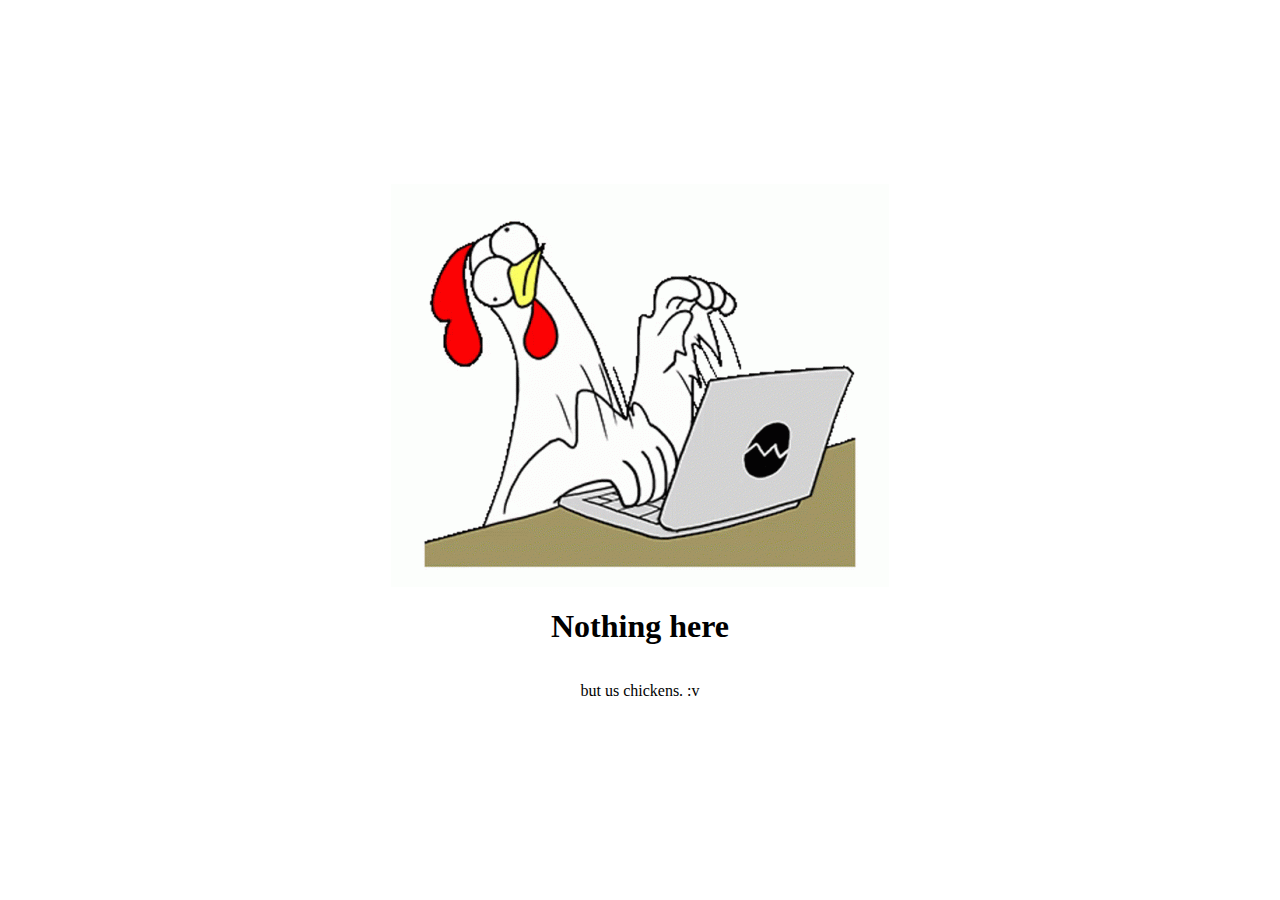
<file: index.html>
<!DOCTYPE html>
<html>
	<head>
		<title>You're not supposed to be here... </title>

		<style>
			body {
				margin: 0;
				padding: 0;
			}
			.contents {
				width: 100%;
				height: 100vh;
				display: flex;
				flex-direction: column;
				justify-content: center;
				align-items: center;
			}
		</style>
	</head>

	<body>
		<div class="contents">
			
			<img src="images/chicken-chicken-bro.gif" alt="Chicken typing on a laptop">
			<h1>Nothing here</h1>
			<p>but us chickens. :v</p>
		</div>
	</body>
</html>
</file>
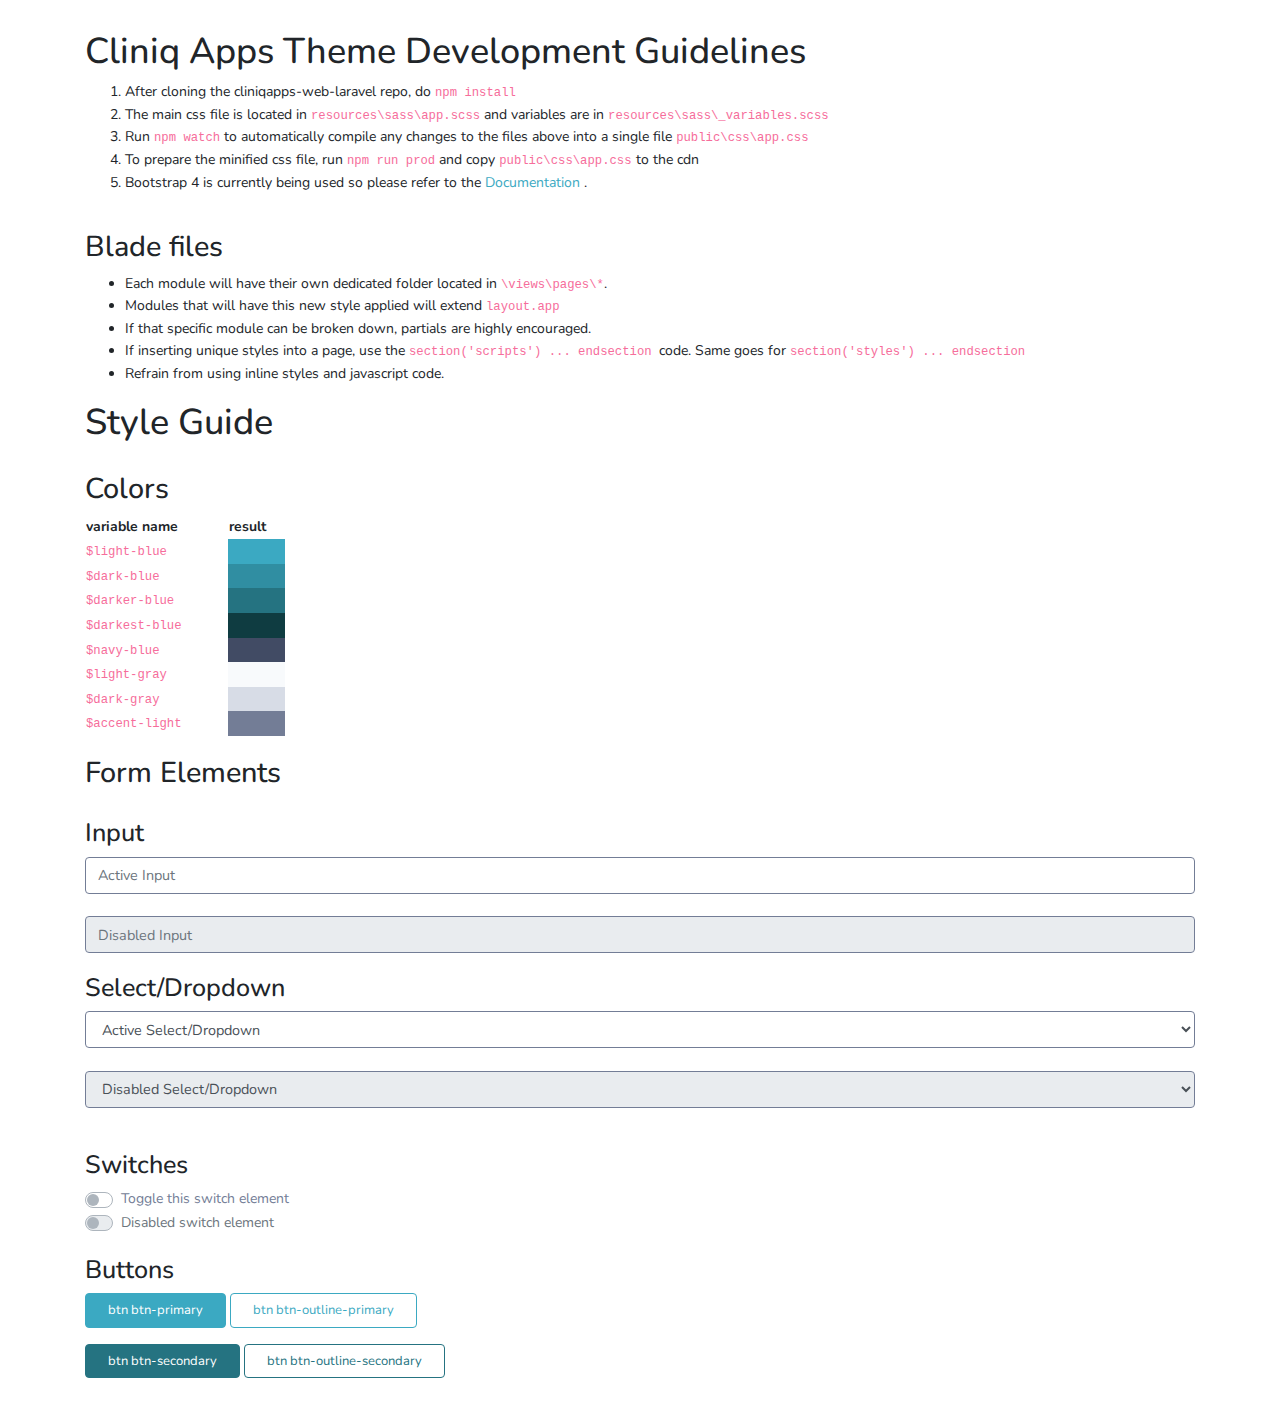
<file: cliniqapps-theme/index.html>
<!DOCTYPE html>
<html lang="en">
<head>
    <meta charset="UTF-8">
    <meta name="viewport" content="width=device-width, initial-scale=1.0">
    <meta http-equiv="X-UA-Compatible" content="ie=edge">
    <title>Cliniq Apps Theme Development Guidelines</title>
    <link rel="stylesheet" href="css/app.css" type="text/css" />
    <style>
        body {
            padding: 30px;
        }
        .h2, .h3 {
            padding-top: 20px;
        }
    </style>
</head>
<body>
    <div class="container">
        <h1 class="h1">Cliniq Apps Theme Development Guidelines</h1>
        <ol>
            <li>After cloning the cliniqapps-web-laravel repo, do <code>npm install</code></li>
            <li>The main css file is located in <code>resources\sass\app.scss</code> and variables are in <code>resources\sass\_variables.scss</code></li>
            <li>Run <code>npm watch</code> to automatically compile any changes to the files above into a single file <code>public\css\app.css</code></li>
            <li>To prepare the minified css file, run <code>npm run prod</code> and copy <code>public\css\app.css</code> to the cdn</li>
            <li>Bootstrap 4 is currently being used so please refer to the <a href="https://getbootstrap.com/docs/4.3/getting-started/introduction/">Documentation</a> .</li>
        </ol>

        <h2 class="h2">Blade files</h2>
        <ul>
            <li>Each module will have their own dedicated folder located in <code>\views\pages\*</code>.</li>
            <li>Modules that will have this new style applied will extend <code>layout.app</code></li>
            <li>If that specific module can be broken down, partials are highly encouraged.</li>
            <li>If inserting unique styles into a page, use the <code> section('scripts') ... endsection </code> code. Same goes for <code> section('styles') ... endsection </code> </li>
            <li>Refrain from using inline styles and javascript code.</li>
        </ul>
        
        <h1 class="h1">Style Guide</h1>
        <h2 class="h2">Colors</h2>
        <table width="200">
            <thead>
                <tr>
                    <th>variable name</th>
                    <th>result</th>
                </tr>
            </thead>
            <tbody>
                <tr>
                    <td><code>$light-blue</code></td>
                    <td style="background-color: #3ba9c2;"></td>
                </tr>
                <tr>
                    <td><code>$dark-blue</code></td>
                    <td style="background-color: #308ea2;"></td>
                </tr>
                <tr>
                    <td><code>$darker-blue</code></td>
                    <td style="background-color: #257381;"></td>
                </tr>
                <tr>
                    <td><code>$darkest-blue</code></td>
                    <td style="background-color: #0f3c41;"></td>
                </tr>
                <tr>
                    <td><code>$navy-blue</code></td>
                    <td style="background-color: #414b64;"></td>
                </tr>
                <tr>
                    <td><code>$light-gray</code></td>
                    <td style="background-color: #f8fafc;"></td>
                </tr>
                <tr>
                    <td><code>$dark-gray</code></td>
                    <td style="background-color: #d7dce6;"></td>
                </tr>
                <tr>
                    <td><code>$accent-light</code></td>
                    <td style="background-color: #737d96;"></td>
                </tr>
            </tbody>
        </table>
        
        <h2 class="h2">Form Elements</h2>

        <h3 class="h3">Input</h3>
        
        <input type="text" class="form-control" placeholder="Active Input" /> <br />
        <input type="text" class="form-control" placeholder="Disabled Input" disabled />

        <h3 class="h3">Select/Dropdown</h3>
        <select name="" id="" class="form-control">
            <option value="">Active Select/Dropdown</option>
            <option value="">Option 2</option>
            <option value="">Option 3</option>
        </select> <br/>

        <select name="" id="" class="form-control" disabled>
            <option value="">Disabled Select/Dropdown</option>
            <option value="">Option 2</option>
            <option value="">Option 3</option>
        </select> <br/>

        <h3 class="h3">Switches</h3>
        <div class="custom-control custom-switch">
            <input type="checkbox" class="custom-control-input" id="customSwitch1">
            <label class="custom-control-label" for="customSwitch1">Toggle this switch element</label>
        </div>
        <div class="custom-control custom-switch">
            <input type="checkbox" class="custom-control-input" disabled id="customSwitch2">
            <label class="custom-control-label" for="customSwitch2">Disabled switch element</label>
        </div>

        <h3 class="h3">Buttons</h3>
        <p>
            <button class="btn btn-primary">btn btn-primary</button>
            <button class="btn btn-outline-primary">btn btn-outline-primary</button>
        </p>
        <p>
            <button class="btn btn-secondary">btn btn-secondary</button>
            <button class="btn btn-outline-secondary">btn btn-outline-secondary</button>
        </p>
    </div>
    
    
    <script src="js/app.js"></script>
</body>
</html>
</file>
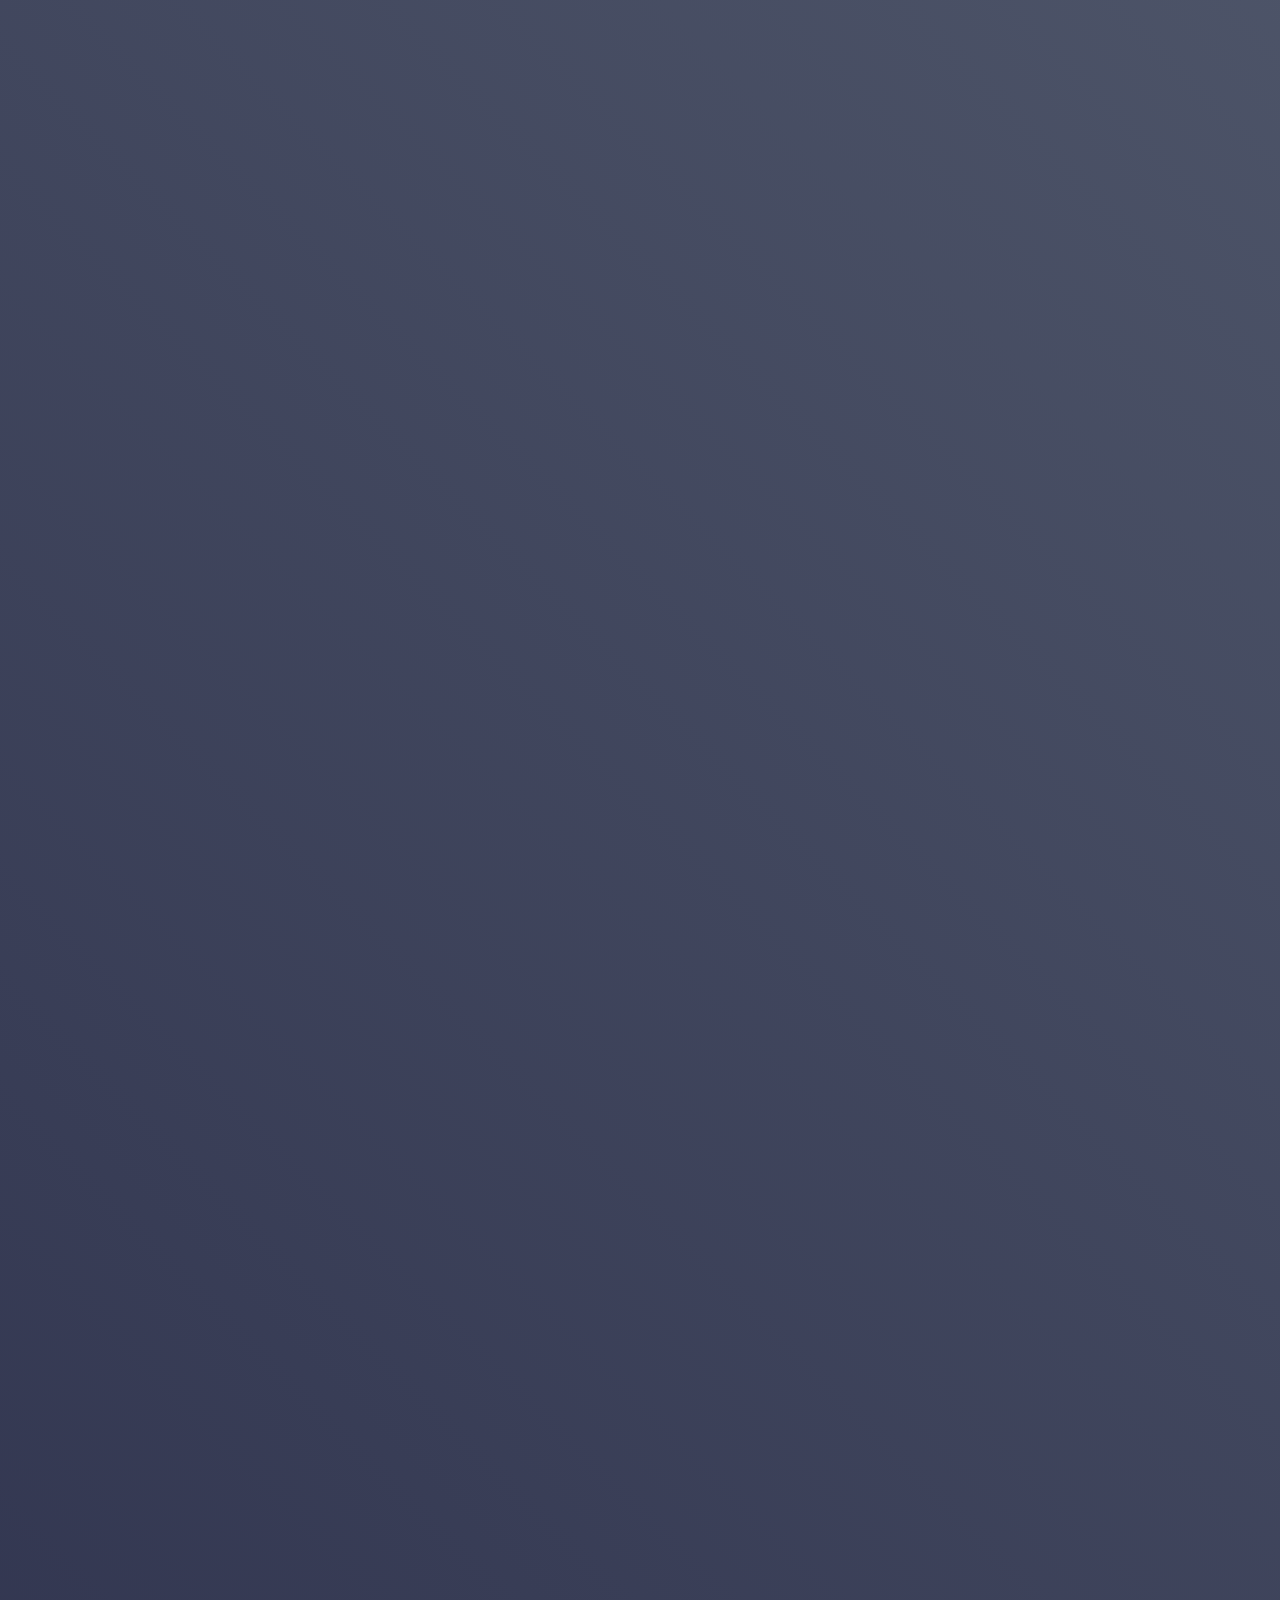
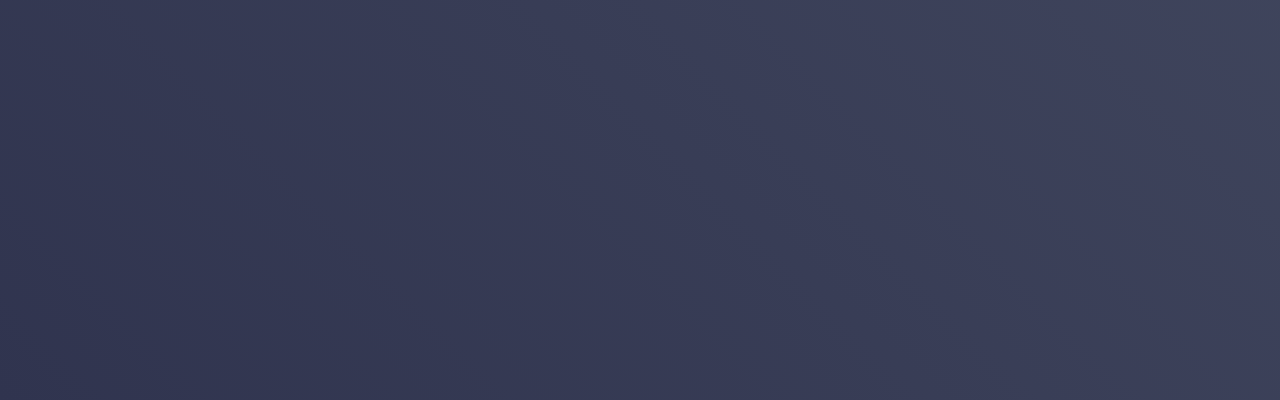
<file: mkbg/index.html>
<!DOCTYPE html>
<html>

<head>

<title>MK Background</title>

<style>
	body {
		padding: 0px;
		margin: 0px;
		overflow: hidden;
	}
	.sky {
		// background-color: #1e2238;
		background: linear-gradient(-45deg, #1e2238, #1D2238, #5E6777, #30344F);
		 background-size: 400% 400%;
		 animation: gradient 15s ease infinite;
		
		width: 2000px;
		height: 2000px;
		overflow: hidden;
		transform: rotateZ(-90deg);
	}
	.shooting-star {
		position: absolute;
	    height: 2px;
		bottom: 0px;
		top: 50%;
	    background: linear-gradient(-45deg, rgba(95, 145, 255, 1), rgba(0, 0, 255, 0));
	    border-radius: 999px;
	    filter: drop-shadow(0 0 6px rgba(105, 155, 255, 1));
	    animation:
		  tail 6000ms ease-in-out infinite,
		  shooting 6000ms ease-in-out infinite;
	}
	
	.shooting-star::before {
		content: '';
		position: absolute;
		top: calc(50% - 1px);
		right: 0;
		// width: 30px;
		height: 2px;
		background: linear-gradient(-45deg, rgba(0, 0, 255, 0), rgba(95, 145, 255, 1), rgba(0, 0, 255, 0));
		transform: translateX(50%) rotateZ(45deg);
		border-radius: 100%;
		animation: shining 6000ms ease-in-out infinite;
	}

	.shooting-star::after {
		content: '';
		position: absolute;
		top: calc(50% - 1px);
		right: 0;
		// width: 30px;
		height: 2px;
		background: linear-gradient(-45deg, rgba(0, 0, 255, 0), rgba(95, 145, 255, 1), rgba(0, 0, 255, 0));
		transform: translateX(50%) rotateZ(45deg);
		border-radius: 100%;
		animation: shining 6000ms ease-in-out infinite;
		transform: translateX(50%) rotateZ(-45deg);
	}
  
@keyframes gradient {
	0% {
		background-position: 0% 50%;
	}
	50% {
		background-position: 100% 50%;
	}
	100% {
		background-position: 0% 50%;
	}
}

@keyframes tail {
  0% {
    width: 0;
  }
  
  // 30% {
  //  width: 90vh;
  // }
  80% {
	opacity: 100%;
  }
  
  100% {
    width: 200%;
	opacity: 0%;
  }
}

@keyframes shining {
  0% {
    width: 50px;
  }
  
  50% {
    width: 50px;
  }
  
  100% {
    width: 50px;
  }
}

.shooting-star-1, .shooting-star-1::before, .shooting-star-1::after {
	animation-delay: 2s;
}

</style>

</head>

<body>
	<div class="sky">
		<div class="shooting-star"></div>
		<div class="shooting-star"></div>
		<div class="shooting-star"></div>
		<div class="shooting-star"></div>
		<div class="shooting-star"></div>
		<div class="shooting-star"></div>
		<div class="shooting-star"></div>
		<div class="shooting-star"></div>
		<div class="shooting-star"></div>
		<div class="shooting-star"></div>
		
		<div class="shooting-star"></div>
		<div class="shooting-star"></div>
		<div class="shooting-star"></div>
		<div class="shooting-star"></div>
		<div class="shooting-star"></div>
		<div class="shooting-star"></div>
		<div class="shooting-star"></div>
		<div class="shooting-star"></div>
		<div class="shooting-star"></div>
		<div class="shooting-star"></div>
		
		<div class="shooting-star"></div>
		<div class="shooting-star"></div>
		<div class="shooting-star"></div>
		<div class="shooting-star"></div>
		<div class="shooting-star"></div>
	</div>
	
	<script>
	var stars = document.getElementsByClassName("shooting-star");
	for (var i = 0; i < stars.length; i++) {
		document.getElementsByClassName("shooting-star")[i].style.top = (Math.floor(Math.random() * 2000) + 5) + "px";
		document.getElementsByClassName("shooting-star")[i].style.left = Math.floor(Math.random() * -200) + "px";
		document.getElementsByClassName("shooting-star")[i].style.animationDelay = Math.floor(Math.random() * 6000) + "ms";
	}
	</script>
</body>

</html>
</file>
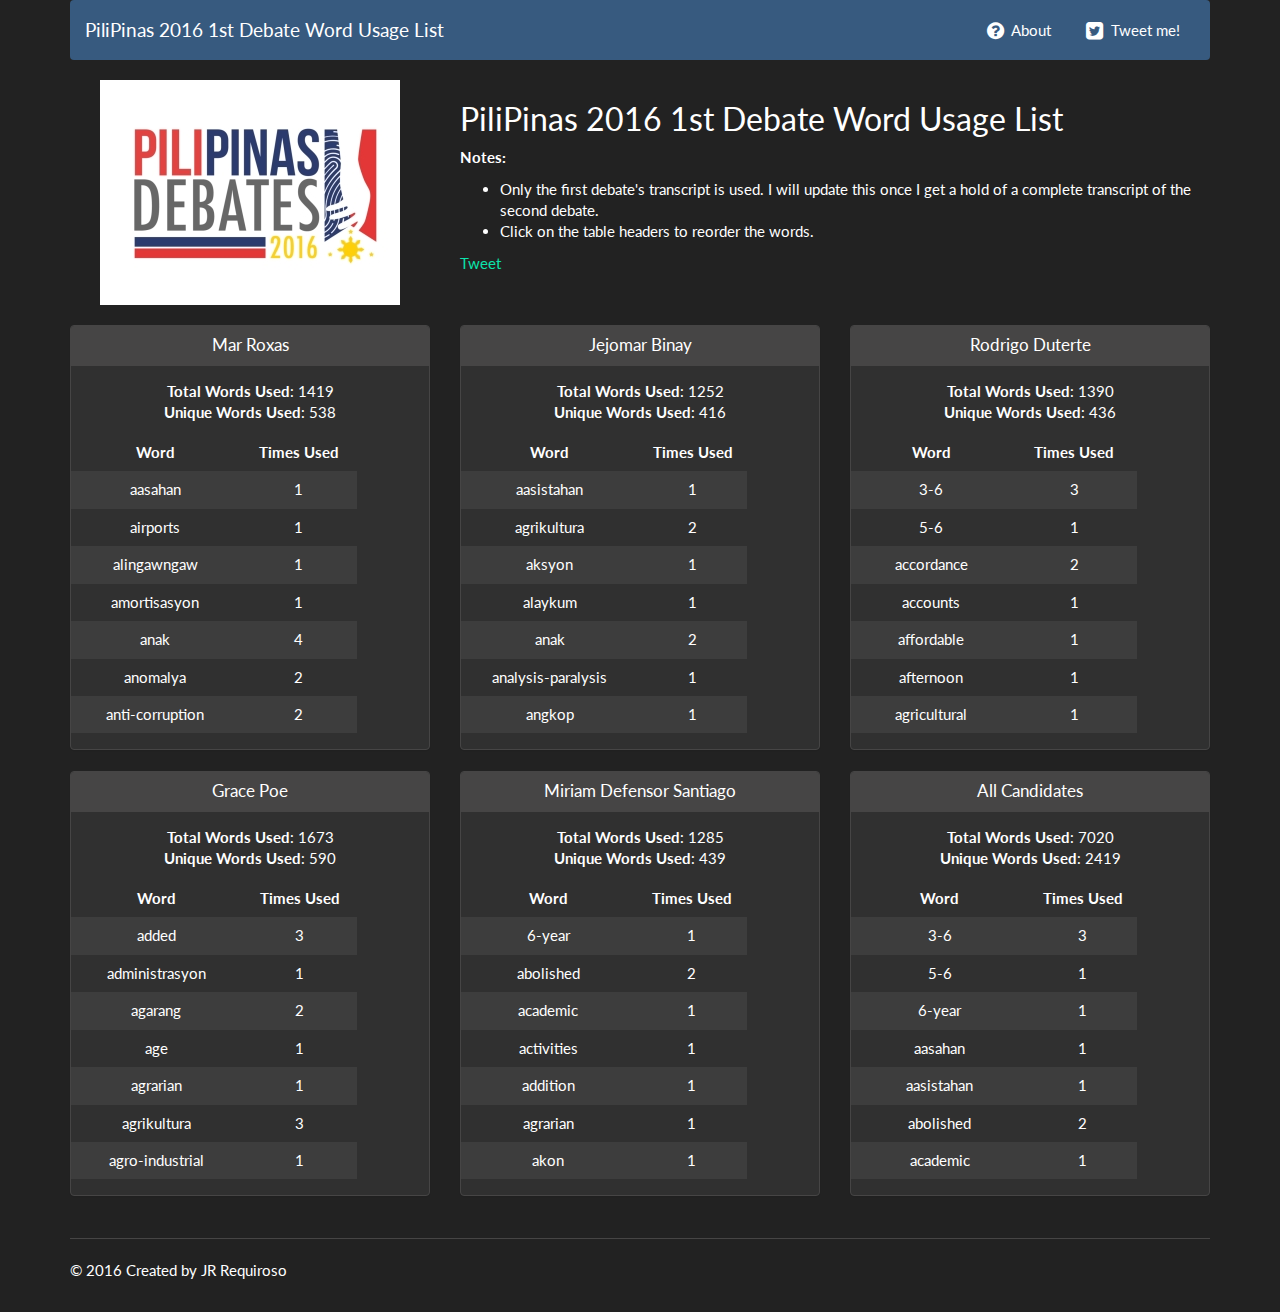
<file: pilipinas2016/index.html>
<!DOCTYPE html>
<html>
<head>
	<meta charset="utf-8">
    <meta http-equiv="X-UA-Compatible" content="IE=edge">
    <meta name="viewport" content="width=device-width, initial-scale=1">
    <!-- The above 3 meta tags *must* come first in the head; any other head content must come *after* these tags -->
    <meta name="description" content="A quick hack I made just to see an overview of what words are used the most by the candidates during the first Philippine Presidential debate in 2016.">
    <meta name="author" content="JR Requiroso">
    <meta property="og:title" content="PiliPinas 2016 1st Debate Word Usage List"/>
    <meta property="og:type" content="website"/>
    <meta property="og:description" content="A quick hack I made just to see an overview of what words are used the most by the candidates during the first Philippine Presidential debate in 2016."/>
    <meta property="og:url" content="http://jrequiroso.github.io/pilipinas2016/"/>
    <meta property="og:image" content="http://jrequiroso.github.io/pilipinas2016/assets/img/pilipinas-debate-logo.jpg"/>
	<title>PiliPinas 2016 1st Debate Word Usage List</title>

	<!-- Latest compiled and minified CSS -->
	<link rel="stylesheet" href="assets/data-tables/DT_bootstrap.css">
	<link rel="stylesheet" href="https://maxcdn.bootstrapcdn.com/font-awesome/4.5.0/css/font-awesome.min.css">
	<link rel="stylesheet" href="assets/bootstrap/css/bootstrap.min.css">
	<style type="text/css">
		body {
		  padding-bottom: 20px;
		}
		.logo {
			text-align: center;
		}
		.header {
			padding-bottom: 20px;
		}
		.table {
			width: 80%;
		}
		.navbar {
		  margin-bottom: 20px;
		}
		.cloud-container {
			text-align: center;
			min-height: 300px;
			max-height: 300px;
			overflow-y: scroll;
			overflow-x: hidden;
		}
		.person h2, .minor-details, table th {
			text-align: center;
		}
		.ajax-loader {
			padding-top: 120px;
		}
		.dataTables_wrapper .dataTables_filter {
			float: none;
			text-align: inherit;
		}
	</style>
	<!-- HTML5 shim and Respond.js for IE8 support of HTML5 elements and media queries -->
    <!--[if lt IE 9]>
      <script src="https://oss.maxcdn.com/html5shiv/3.7.2/html5shiv.min.js"></script>
      <script src="https://oss.maxcdn.com/respond/1.4.2/respond.min.js"></script>
    <![endif]-->

</head>
<body>

    <div class="container">

		<nav class="navbar navbar-default">
			<div class="container-fluid">
				<div class="navbar-header">
					<button type="button" class="navbar-toggle collapsed" data-toggle="collapse" data-target="#navbar" aria-expanded="false" aria-controls="navbar">
						<span class="sr-only">Toggle navigation</span>
						<span class="icon-bar"></span>
						<span class="icon-bar"></span>
						<span class="icon-bar"></span>
					</button>
					<a class="navbar-brand" href="#">PiliPinas 2016 1st Debate Word Usage List</a>
				</div>

				<div id="navbar" class="navbar-collapse collapse">
					<ul class="nav navbar-nav navbar-right">
						<li><a href="#" data-toggle="modal" data-target="#aboutModal"><i class="fa fa-question-circle fa-lg fa-fw"></i> About</a></li>
						<li><a href="https://twitter.com/kazuo1231" target="_blank"><i class="fa fa-twitter-square fa-lg fa-fw"></i> Tweet me!</a></li>
					</ul>
				</div><!--/.nav-collapse -->
			</div><!--/.container-fluid -->
		</nav>

    	<div class="row header">
    		<div class="col-sm-4 logo">
    			<img src="assets/img/pilipinas-debate-logo.jpg">
    		</div>
    		<div class="col-sm-8">
	    		<h2>PiliPinas 2016 1st Debate Word Usage List</h2>
	    		<p><b>Notes:</b></p>
	    		<ul>
	    			<li>Only the first debate's transcript is used. I will update this once I get a hold of a complete transcript of the second debate.</li>
	    			<li>Click on the table headers to reorder the words.</li>
	    		</ul>
	    		<p>
	    			<div class="fb-share-button" data-href="http://jrequiroso.github.io/pilipinas2016/" data-layout="button_count"></div>
	    		</p>
	    		<p>
	    			<a href="https://twitter.com/share" class="twitter-share-button" data-via="kazuo1231">Tweet</a>
					<script>!function(d,s,id){var js,fjs=d.getElementsByTagName(s)[0],p=/^http:/.test(d.location)?'http':'https';if(!d.getElementById(id)){js=d.createElement(s);js.id=id;js.src=p+'://platform.twitter.com/widgets.js';fjs.parentNode.insertBefore(js,fjs);}}(document, 'script', 'twitter-wjs');</script>
				</p>
    		</div>
    	</div>

		<div class="row">
			<div class="col-sm-4 person">
				<div class="panel panel-default">
					<div class="panel-heading">
						<h2 class="panel-title">Mar Roxas</h2>
					</div>
					<div class="panel-body">
						<div class="minor-details">
							<p><b>Total Words Used</b>:  <span class="mar-roxas total-words">0</span> <br/>
							<b>Unique Words Used</b>: <span class="mar-roxas unique-words">0</span></p>
						</div>
						<div class="row">
							<div class="mar-roxas cloud-container"></div>
						</div>
					</div>
				</div>
			</div>

			<div class="col-md-4 person">
				<div class="panel panel-default">
					<div class="panel-heading">
						<h2 class="panel-title">Jejomar Binay</h2>
					</div>
					<div class="panel-body">
						<div class="minor-details">
							<p><b>Total Words Used</b>:  <span class="jejomar-binay total-words">0</span> <br/>
							<b>Unique Words Used</b>: <span class="jejomar-binay unique-words">0</span></p>
						</div>
						<div class="row">
							<div class="jejomar-binay cloud-container"></div>
						</div>
					</div>
				</div>
			</div>

			<div class="col-md-4 person">
				<div class="panel panel-default">
					<div class="panel-heading">
						<h2 class="panel-title">Rodrigo Duterte</h2>
					</div>
					<div class="panel-body">
						<div class="minor-details">
							<p><b>Total Words Used</b>:  <span class="rodrigo-duterte total-words">0</span> <br/>
							<b>Unique Words Used</b>: <span class="rodrigo-duterte unique-words">0</span></p>
						</div>
						<div class="row">
							<div class="rodrigo-duterte cloud-container"></div>
						</div>
					</div>
				</div>
			</div>
		</div>

		<div class="row">
			<div class="col-md-4 person">
				<div class="panel panel-default">
					<div class="panel-heading">
						<h2 class="panel-title">Grace Poe</h2>
					</div>
					<div class="panel-body">
						<div class="minor-details">
							<p><b>Total Words Used</b>:  <span class="grace-poe total-words">0</span> <br/>
							<b>Unique Words Used</b>: <span class="grace-poe unique-words">0</span></p>
						</div>
						<div class="row">
							<div class="grace-poe cloud-container"></div>
						</div>
					</div>
				</div>
			</div>

			<div class="col-md-4 person">
				<div class="panel panel-default">
					<div class="panel-heading">
						<h2 class="panel-title">Miriam Defensor Santiago</h2>
					</div>
					<div class="panel-body">
						<div class="minor-details">
							<p><b>Total Words Used</b>:  <span class="miriam-santiago total-words">0</span> <br/>
							<b>Unique Words Used</b>: <span class="miriam-santiago unique-words">0</span></p>
						</div>
						<div class="row">
							<div class="miriam-santiago cloud-container"></div>
						</div>
					</div>
				</div>
			</div>

			<div class="col-md-4 person">
				<div class="panel panel-default">
					<div class="panel-heading">
						<h2 class="panel-title">All Candidates</h2>
					</div>
					<div class="panel-body">
						<div class="minor-details">
							<p><b>Total Words Used</b>:  <span class="all-candidates total-words">0</span> <br/>
							<b>Unique Words Used</b>: <span class="all-candidates unique-words">0</span></p>
						</div>
						<div class="row">
							<div class="all-candidates cloud-container"></div>
						</div>
					</div>
				</div>
			</div>
		</div>

		<hr />

		<footer>
			<p>&copy; 2016 Created by JR Requiroso</p>
		</footer>
    </div> <!-- /container -->

	<!-- Modal -->
	<div class="modal fade" id="aboutModal" tabindex="-1" role="dialog" aria-labelledby="aboutModalLabel">
		<div class="modal-dialog" role="document">
			<div class="modal-content">
				<div class="modal-header">
					<button type="button" class="close" data-dismiss="modal" aria-label="Close"><span aria-hidden="true">&times;</span></button>
					<h4 class="modal-title" id="myModalLabel">About This Project</h4>
				</div>
				<div class="modal-body">
					<p>A quick hack I made just to see an overview of what words are used the most by the candidates during the first Philippine Presidential debate in 2016.</p>
					<h3>How is it done?</h3>
					<ol>
						<li>Obtain the full transcript of the debate</li>
						<li>Segregate the lines of each presidential candidate</li>
						<li>Filter out punctuation and remove translations added by Rappler</li>
						<li>Filter out stop words</li>
						<li>Count word occurrences</li>
						<li>Dynamically display the words in a table.</li>
					</ol>
					<h3>Resources:</h3>
					<ul>
						<li><a target="_blank" href="http://www.rappler.com/nation/politics/elections/2016/123307-cdo-presidential-debate-summary-highlights">Image from Rappler.com</a></li>
						<li><a target="_blank" href="http://www.rappler.com/nation/politics/elections/2016/126034-transcript-first-presidential-debate-cagayan-de-oro">1st debate transcript from Rappler.com</a></li>
					</ul>
				</div>
				<div class="modal-footer">
				<button type="button" class="btn btn-default" data-dismiss="modal">Close</button>
				</div>
			</div>
		</div>
	</div>

	<div id="fb-root"></div>
	<script>(function(d, s, id) {
	var js, fjs = d.getElementsByTagName(s)[0];
	if (d.getElementById(id)) return;
	js = d.createElement(s); js.id = id;
	js.src = "//connect.facebook.net/en_US/sdk.js#xfbml=1&version=v2.5";
	fjs.parentNode.insertBefore(js, fjs);
	}(document, 'script', 'facebook-jssdk'));
	</script>
	<script>
	(function(i,s,o,g,r,a,m){i['GoogleAnalyticsObject']=r;i[r]=i[r]||function(){
	(i[r].q=i[r].q||[]).push(arguments)},i[r].l=1*new Date();a=s.createElement(o),
	m=s.getElementsByTagName(o)[0];a.async=1;a.src=g;m.parentNode.insertBefore(a,m)
	})(window,document,'script','//www.google-analytics.com/analytics.js','ga');

	ga('create', 'UA-75857980-1', 'auto');
	ga('send', 'pageview');

	</script>
	<script src="https://ajax.googleapis.com/ajax/libs/jquery/1.11.3/jquery.min.js"></script>
	<!-- Latest compiled and minified JavaScript -->
	<script type="text/javascript" src="assets/bootstrap/js/bootstrap.min.js" ></script>
	<script type="text/javascript" src="https://cdn.datatables.net/t/dt/dt-1.10.11/datatables.min.js" ></script>
	<script type="text/javascript" src="assets/js/scripts.js"></script>
</body>
</html>
</file>
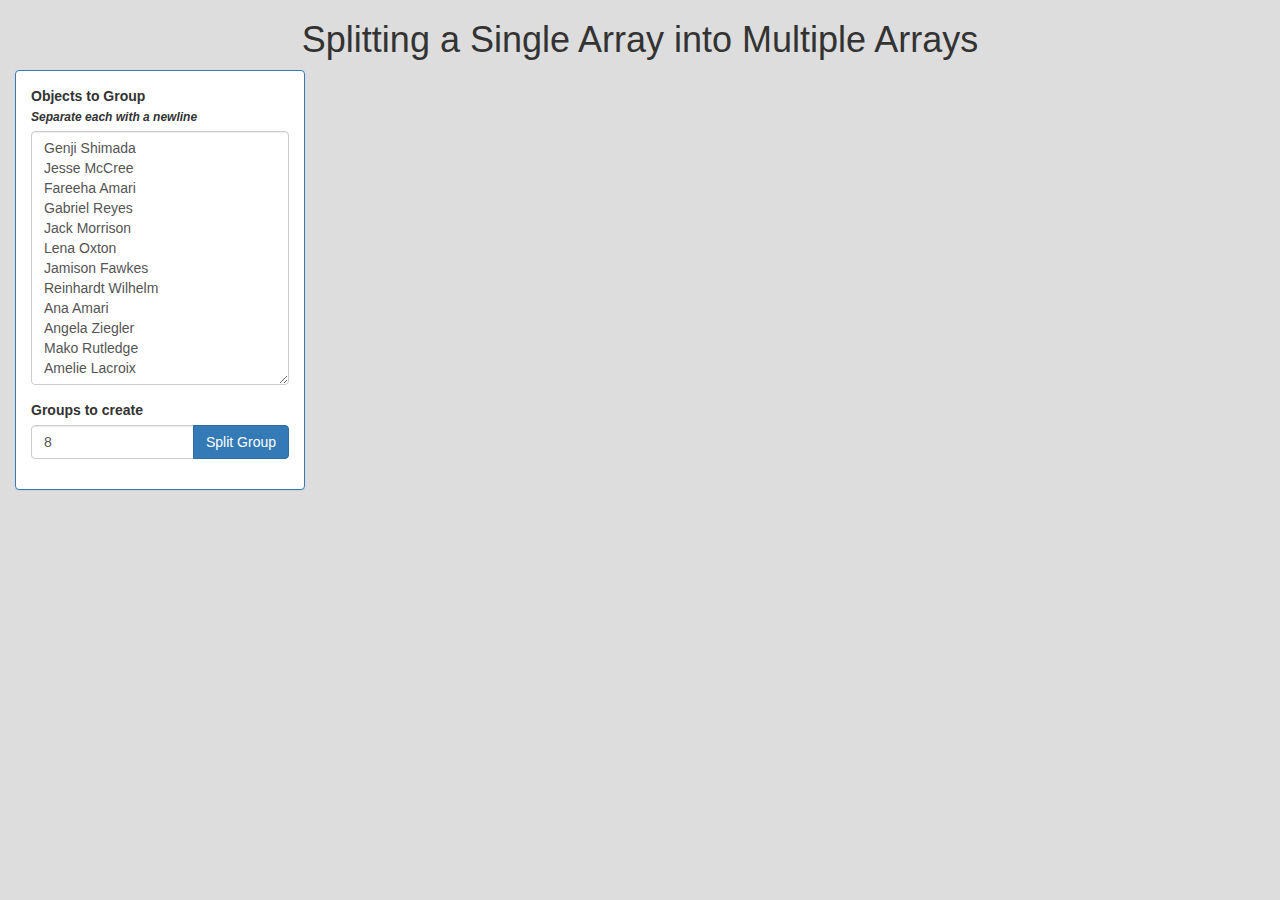
<file: random-array-grouping/index.html>
<!DOCTYPE html>
<html>
<head>
	<meta charset="utf-8">
    <meta http-equiv="X-UA-Compatible" content="IE=edge">
    <meta name="viewport" content="width=device-width, initial-scale=1">
	<title>Splitting Arrays into Randomized Groups</title>
    <link href="https://maxcdn.bootstrapcdn.com/bootstrap/3.3.7/css/bootstrap.min.css" rel="stylesheet" integrity="sha384-BVYiiSIFeK1dGmJRAkycuHAHRg32OmUcww7on3RYdg4Va+PmSTsz/K68vbdEjh4u" crossorigin="anonymous">

    <style type="text/css">
        body {
            background-color: #ddd;
        }
        #groupings {
            display: none;
        }

        #groupings td {
            vertical-align: top;
        }
        .help {
            font-size: 12px;
        }
    </style>
</head>
<body>
    <div class="container-fluid">
        <section class="header text-center">
            <h1>Splitting a Single Array into Multiple Arrays</h1>
        </section>
        <div class="row">
            <div class="col-xs-3">

                <div class="panel panel-primary">
                    <div class="panel-body">
                        <form>

                            <div class="form-group">
                                <label for="names">
                                    Objects to Group <br> 
                                    <i class="help"> Separate each with a newline</i>
                                </label>

                                <textarea id="names" 
                                        name="names" 
                                        rows="12" 
                                        required="required" 
                                        placeholder="Type in object names separated by a newline."
                                        class="form-control">Genji Shimada
Jesse McCree
Fareeha Amari
Gabriel Reyes
Jack Morrison
Lena Oxton
Jamison Fawkes
Reinhardt Wilhelm
Ana Amari
Angela Ziegler
Mako Rutledge
Amelie Lacroix</textarea>
                            </div>

                            <div class="form-group">
                                <label for="groups">Groups to create</label>
                                <div class="input-group">
                                    <input class="form-control" 
                                            type="number" 
                                            id="groups" 
                                            name="groups" 
                                            placeholder="Number of Groups" 
                                            required="required"
                                            autocomplete="off"
                                            value="8" >
                                    <div class="input-group-btn">
                                        <button class="btn btn-primary" type="button" id="create-groups">Split Group</button>
                                    </div>
                                </div>
                            </div>
    
                        </form>
                    </div>
                </div>

            </div>
            
            <div class="col-xs-9">
                
                <div class="row" id="groupings-output"></div>
            
            </div>
        </div>
    </div>

    <script
          src="https://code.jquery.com/jquery-3.1.1.min.js"
          integrity="sha256-hVVnYaiADRTO2PzUGmuLJr8BLUSjGIZsDYGmIJLv2b8="
          crossorigin="anonymous"></script>
              
    <script src="js/scripts.js"></script>
</body>
</html>
</file>
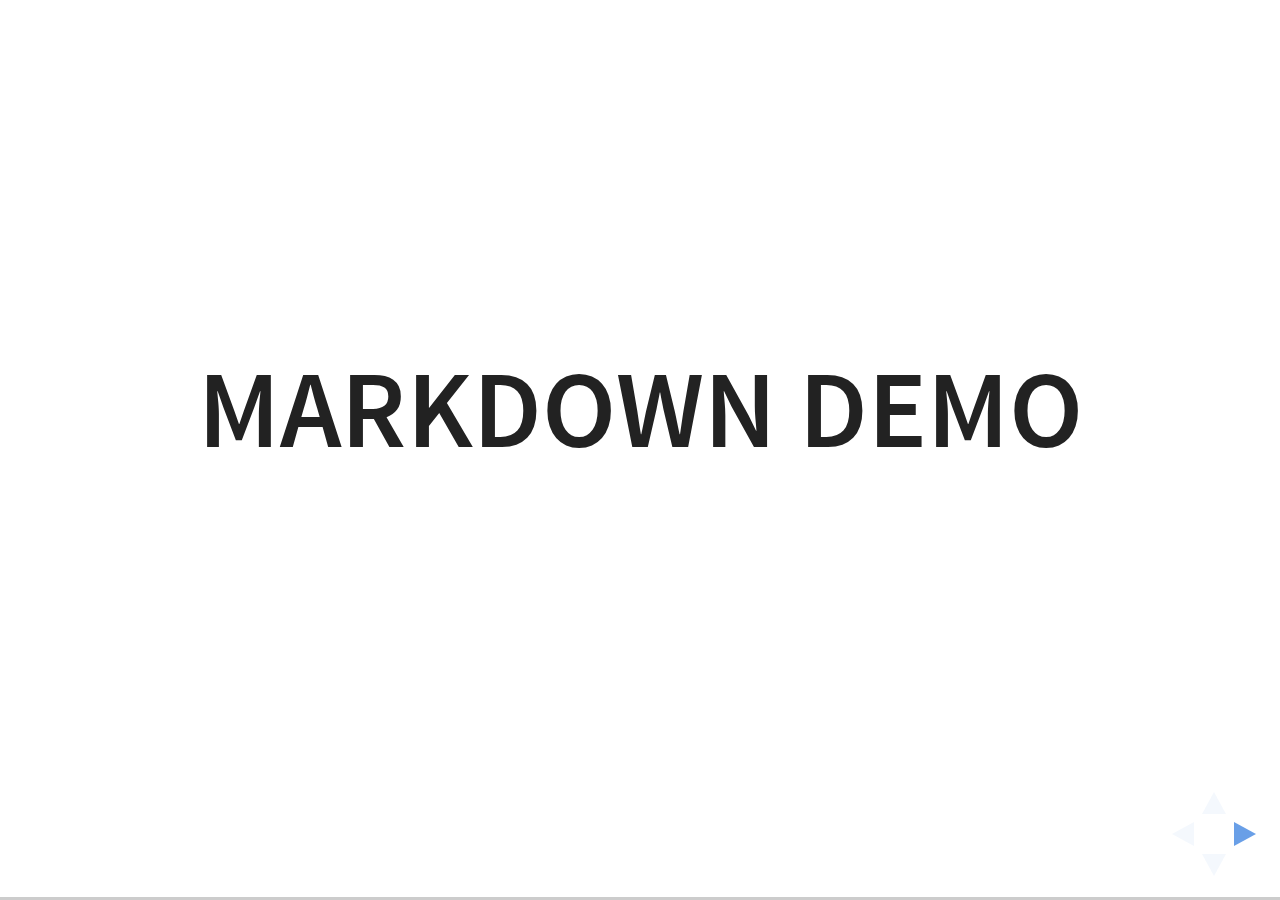
<file: plugin/markdown/example.html>
<!doctype html>
<html lang="en">

	<head>
		<meta charset="utf-8">

		<title>reveal.js - Markdown Demo</title>

		<link rel="stylesheet" href="../../css/reveal.css">
		<link rel="stylesheet" href="../../css/theme/white.css" id="theme">

        <link rel="stylesheet" href="../../lib/css/zenburn.css">
	</head>

	<body>

		<div class="reveal">

			<div class="slides">

                <!-- Use external markdown resource, separate slides by three newlines; vertical slides by two newlines -->
                <section data-markdown="example.md" data-separator="^\n\n\n" data-separator-vertical="^\n\n"></section>

                <!-- Slides are separated by three dashes (quick 'n dirty regular expression) -->
                <section data-markdown data-separator="---">
                    <script type="text/template">
                        ## Demo 1
                        Slide 1
                        ---
                        ## Demo 1
                        Slide 2
                        ---
                        ## Demo 1
                        Slide 3
                    </script>
                </section>

                <!-- Slides are separated by newline + three dashes + newline, vertical slides identical but two dashes -->
                <section data-markdown data-separator="^\n---\n$" data-separator-vertical="^\n--\n$">
                    <script type="text/template">
                        ## Demo 2
                        Slide 1.1

                        --

                        ## Demo 2
                        Slide 1.2

                        ---

                        ## Demo 2
                        Slide 2
                    </script>
                </section>

                <!-- No "extra" slides, since there are no separators defined (so they'll become horizontal rulers) -->
                <section data-markdown>
                    <script type="text/template">
                        A

                        ---

                        B

                        ---

                        C
                    </script>
                </section>

                <!-- Slide attributes -->
                <section data-markdown>
                    <script type="text/template">
                        <!-- .slide: data-background="#000000" -->
                        ## Slide attributes
                    </script>
                </section>

                <!-- Element attributes -->
                <section data-markdown>
                    <script type="text/template">
                        ## Element attributes
                        - Item 1 <!-- .element: class="fragment" data-fragment-index="2" -->
                        - Item 2 <!-- .element: class="fragment" data-fragment-index="1" -->
                    </script>
                </section>

                <!-- Code -->
                <section data-markdown>
                    <script type="text/template">
                        ```php
                        public function foo()
                        {
                            $foo = array(
                                'bar' => 'bar'
                            )
                        }
                        ```
                    </script>
                </section>

            </div>
		</div>

		<script src="../../lib/js/head.min.js"></script>
		<script src="../../js/reveal.js"></script>

		<script>

			Reveal.initialize({
				controls: true,
				progress: true,
				history: true,
				center: true,

				// Optional libraries used to extend on reveal.js
				dependencies: [
					{ src: '../../lib/js/classList.js', condition: function() { return !document.body.classList; } },
					{ src: 'marked.js', condition: function() { return !!document.querySelector( '[data-markdown]' ); } },
                    { src: 'markdown.js', condition: function() { return !!document.querySelector( '[data-markdown]' ); } },
                    { src: '../highlight/highlight.js', async: true, callback: function() { hljs.initHighlightingOnLoad(); } },
					{ src: '../notes/notes.js' }
				]
			});

		</script>

	</body>
</html>
</file>
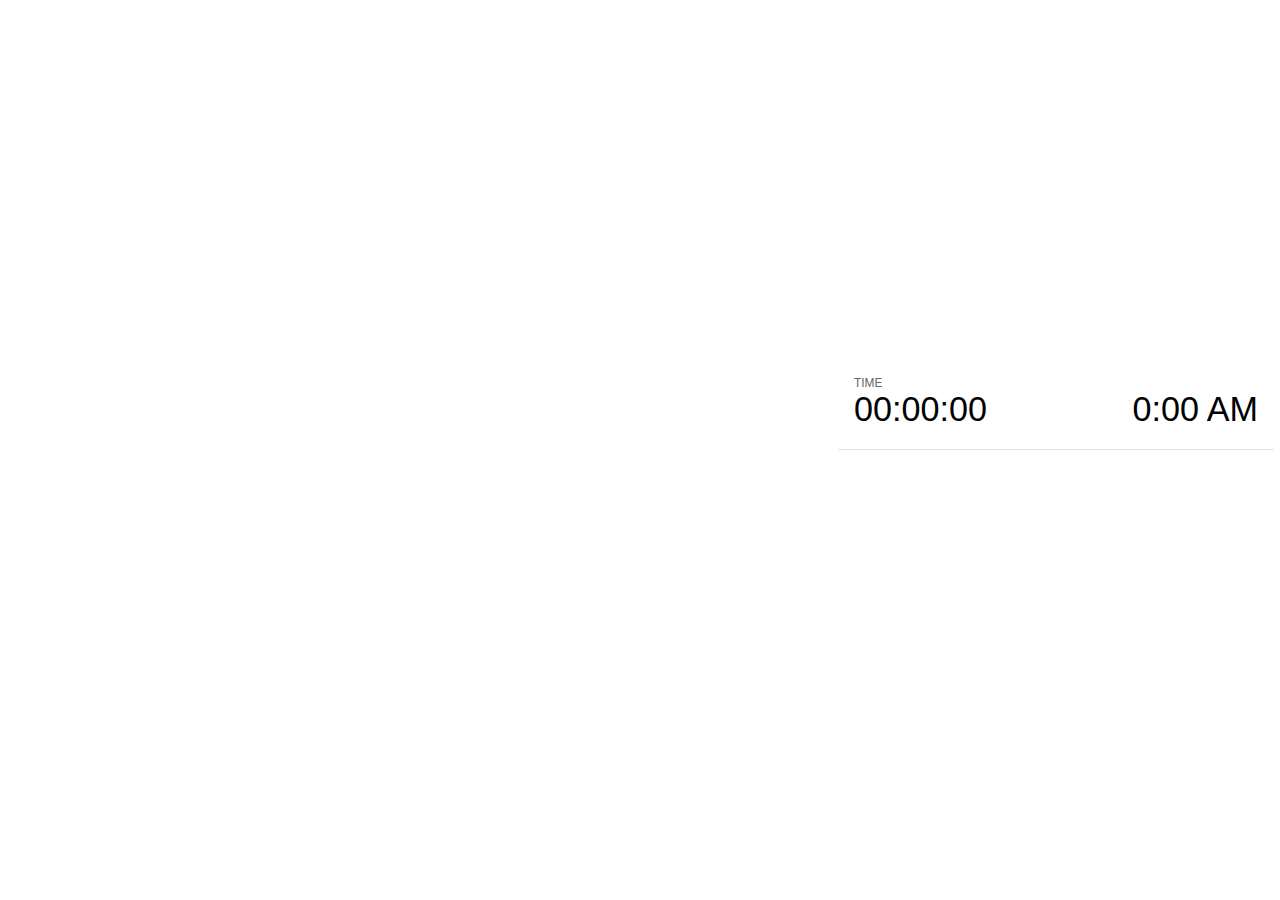
<file: plugin/notes/notes.html>
<!doctype html>
<html lang="en">
	<head>
		<meta charset="utf-8">

		<title>reveal.js - Slide Notes</title>

		<style>
			body {
				font-family: Helvetica;
			}

			#current-slide,
			#upcoming-slide,
			#speaker-controls {
				padding: 6px;
				box-sizing: border-box;
				-moz-box-sizing: border-box;
			}

			#current-slide iframe,
			#upcoming-slide iframe {
				width: 100%;
				height: 100%;
				border: 1px solid #ddd;
			}

			#current-slide .label,
			#upcoming-slide .label {
				position: absolute;
				top: 10px;
				left: 10px;
				font-weight: bold;
				font-size: 14px;
				z-index: 2;
				color: rgba( 255, 255, 255, 0.9 );
			}

			#current-slide {
				position: absolute;
				width: 65%;
				height: 100%;
				top: 0;
				left: 0;
				padding-right: 0;
			}

			#upcoming-slide {
				position: absolute;
				width: 35%;
				height: 40%;
				right: 0;
				top: 0;
			}

			#speaker-controls {
				position: absolute;
				top: 40%;
				right: 0;
				width: 35%;
				height: 60%;
				overflow: auto;

				font-size: 18px;
			}

				.speaker-controls-time.hidden,
				.speaker-controls-notes.hidden {
					display: none;
				}

				.speaker-controls-time .label,
				.speaker-controls-notes .label {
					text-transform: uppercase;
					font-weight: normal;
					font-size: 0.66em;
					color: #666;
					margin: 0;
				}

				.speaker-controls-time {
					border-bottom: 1px solid rgba( 200, 200, 200, 0.5 );
					margin-bottom: 10px;
					padding: 10px 16px;
					padding-bottom: 20px;
					cursor: pointer;
				}

				.speaker-controls-time .reset-button {
					opacity: 0;
					float: right;
					color: #666;
					text-decoration: none;
				}
				.speaker-controls-time:hover .reset-button {
					opacity: 1;
				}

				.speaker-controls-time .timer,
				.speaker-controls-time .clock {
					width: 50%;
					font-size: 1.9em;
				}

				.speaker-controls-time .timer {
					float: left;
				}

				.speaker-controls-time .clock {
					float: right;
					text-align: right;
				}

				.speaker-controls-time span.mute {
					color: #bbb;
				}

				.speaker-controls-notes {
					padding: 10px 16px;
				}

				.speaker-controls-notes .value {
					margin-top: 5px;
					line-height: 1.4;
					font-size: 1.2em;
				}

			.clear {
				clear: both;
			}

			@media screen and (max-width: 1080px) {
				#speaker-controls {
					font-size: 16px;
				}
			}

			@media screen and (max-width: 900px) {
				#speaker-controls {
					font-size: 14px;
				}
			}

			@media screen and (max-width: 800px) {
				#speaker-controls {
					font-size: 12px;
				}
			}

		</style>
	</head>

	<body>

		<div id="current-slide"></div>
		<div id="upcoming-slide"><span class="label">UPCOMING:</span></div>
		<div id="speaker-controls">
			<div class="speaker-controls-time">
				<h4 class="label">Time <span class="reset-button">Click to Reset</span></h4>
				<div class="clock">
					<span class="clock-value">0:00 AM</span>
				</div>
				<div class="timer">
					<span class="hours-value">00</span><span class="minutes-value">:00</span><span class="seconds-value">:00</span>
				</div>
				<div class="clear"></div>
			</div>

			<div class="speaker-controls-notes hidden">
				<h4 class="label">Notes</h4>
				<div class="value"></div>
			</div>
		</div>

		<script src="../../plugin/markdown/marked.js"></script>
		<script>

			(function() {

				var notes,
					notesValue,
					currentState,
					currentSlide,
					upcomingSlide,
					connected = false;

				window.addEventListener( 'message', function( event ) {

					var data = JSON.parse( event.data );

					// Messages sent by the notes plugin inside of the main window
					if( data && data.namespace === 'reveal-notes' ) {
						if( data.type === 'connect' ) {
							handleConnectMessage( data );
						}
						else if( data.type === 'state' ) {
							handleStateMessage( data );
						}
					}
					// Messages sent by the reveal.js inside of the current slide preview
					else if( data && data.namespace === 'reveal' ) {
						if( /ready/.test( data.eventName ) ) {
							// Send a message back to notify that the handshake is complete
							window.opener.postMessage( JSON.stringify({ namespace: 'reveal-notes', type: 'connected'} ), '*' );
						}
						else if( /slidechanged|fragmentshown|fragmenthidden|overviewshown|overviewhidden|paused|resumed/.test( data.eventName ) && currentState !== JSON.stringify( data.state ) ) {
							window.opener.postMessage( JSON.stringify({ method: 'setState', args: [ data.state ]} ), '*' );
						}
					}

				} );

				/**
				 * Called when the main window is trying to establish a
				 * connection.
				 */
				function handleConnectMessage( data ) {

					if( connected === false ) {
						connected = true;

						setupIframes( data );
						setupKeyboard();
						setupNotes();
						setupTimer();
					}

				}

				/**
				 * Called when the main window sends an updated state.
				 */
				function handleStateMessage( data ) {

					// Store the most recently set state to avoid circular loops
					// applying the same state
					currentState = JSON.stringify( data.state );

					// No need for updating the notes in case of fragment changes
					if ( data.notes ) {
						notes.classList.remove( 'hidden' );
						if( data.markdown ) {
							notesValue.innerHTML = marked( data.notes );
						}
						else {
							notesValue.innerHTML = data.notes;
						}
					}
					else {
						notes.classList.add( 'hidden' );
					}

					// Update the note slides
					currentSlide.contentWindow.postMessage( JSON.stringify({ method: 'setState', args: [ data.state ] }), '*' );
					upcomingSlide.contentWindow.postMessage( JSON.stringify({ method: 'setState', args: [ data.state ] }), '*' );
					upcomingSlide.contentWindow.postMessage( JSON.stringify({ method: 'next' }), '*' );

				}

				// Limit to max one state update per X ms
				handleStateMessage = debounce( handleStateMessage, 200 );

				/**
				 * Forward keyboard events to the current slide window.
				 * This enables keyboard events to work even if focus
				 * isn't set on the current slide iframe.
				 */
				function setupKeyboard() {

					document.addEventListener( 'keydown', function( event ) {
						currentSlide.contentWindow.postMessage( JSON.stringify({ method: 'triggerKey', args: [ event.keyCode ] }), '*' );
					} );

				}

				/**
				 * Creates the preview iframes.
				 */
				function setupIframes( data ) {

					var params = [
						'receiver',
						'progress=false',
						'history=false',
						'transition=none',
						'autoSlide=0',
						'backgroundTransition=none'
					].join( '&' );

					var hash = '#/' + data.state.indexh + '/' + data.state.indexv;
					var currentURL = data.url + '?' + params + '&postMessageEvents=true' + hash;
					var upcomingURL = data.url + '?' + params + '&controls=false' + hash;

					currentSlide = document.createElement( 'iframe' );
					currentSlide.setAttribute( 'width', 1280 );
					currentSlide.setAttribute( 'height', 1024 );
					currentSlide.setAttribute( 'src', currentURL );
					document.querySelector( '#current-slide' ).appendChild( currentSlide );

					upcomingSlide = document.createElement( 'iframe' );
					upcomingSlide.setAttribute( 'width', 640 );
					upcomingSlide.setAttribute( 'height', 512 );
					upcomingSlide.setAttribute( 'src', upcomingURL );
					document.querySelector( '#upcoming-slide' ).appendChild( upcomingSlide );

				}

				/**
				 * Setup the notes UI.
				 */
				function setupNotes() {

					notes = document.querySelector( '.speaker-controls-notes' );
					notesValue = document.querySelector( '.speaker-controls-notes .value' );

				}

				/**
				 * Create the timer and clock and start updating them
				 * at an interval.
				 */
				function setupTimer() {

					var start = new Date(),
						timeEl = document.querySelector( '.speaker-controls-time' ),
						clockEl = timeEl.querySelector( '.clock-value' ),
						hoursEl = timeEl.querySelector( '.hours-value' ),
						minutesEl = timeEl.querySelector( '.minutes-value' ),
						secondsEl = timeEl.querySelector( '.seconds-value' );

					function _updateTimer() {

						var diff, hours, minutes, seconds,
							now = new Date();

						diff = now.getTime() - start.getTime();
						hours = Math.floor( diff / ( 1000 * 60 * 60 ) );
						minutes = Math.floor( ( diff / ( 1000 * 60 ) ) % 60 );
						seconds = Math.floor( ( diff / 1000 ) % 60 );

						clockEl.innerHTML = now.toLocaleTimeString( 'en-US', { hour12: true, hour: '2-digit', minute:'2-digit' } );
						hoursEl.innerHTML = zeroPadInteger( hours );
						hoursEl.className = hours > 0 ? '' : 'mute';
						minutesEl.innerHTML = ':' + zeroPadInteger( minutes );
						minutesEl.className = minutes > 0 ? '' : 'mute';
						secondsEl.innerHTML = ':' + zeroPadInteger( seconds );

					}

					// Update once directly
					_updateTimer();

					// Then update every second
					setInterval( _updateTimer, 1000 );

					timeEl.addEventListener( 'click', function() {
						start = new Date();
						_updateTimer();
						return false;
					} );

				}

				function zeroPadInteger( num ) {

					var str = '00' + parseInt( num );
					return str.substring( str.length - 2 );

				}

				/**
				 * Limits the frequency at which a function can be called.
				 */
				function debounce( fn, ms ) {

					var lastTime = 0,
						timeout;

					return function() {

						var args = arguments;
						var context = this;

						clearTimeout( timeout );

						var timeSinceLastCall = Date.now() - lastTime;
						if( timeSinceLastCall > ms ) {
							fn.apply( context, args );
							lastTime = Date.now();
						}
						else {
							timeout = setTimeout( function() {
								fn.apply( context, args );
								lastTime = Date.now();
							}, ms - timeSinceLastCall );
						}

					}

				}

			})();

		</script>
	</body>
</html>
</file>
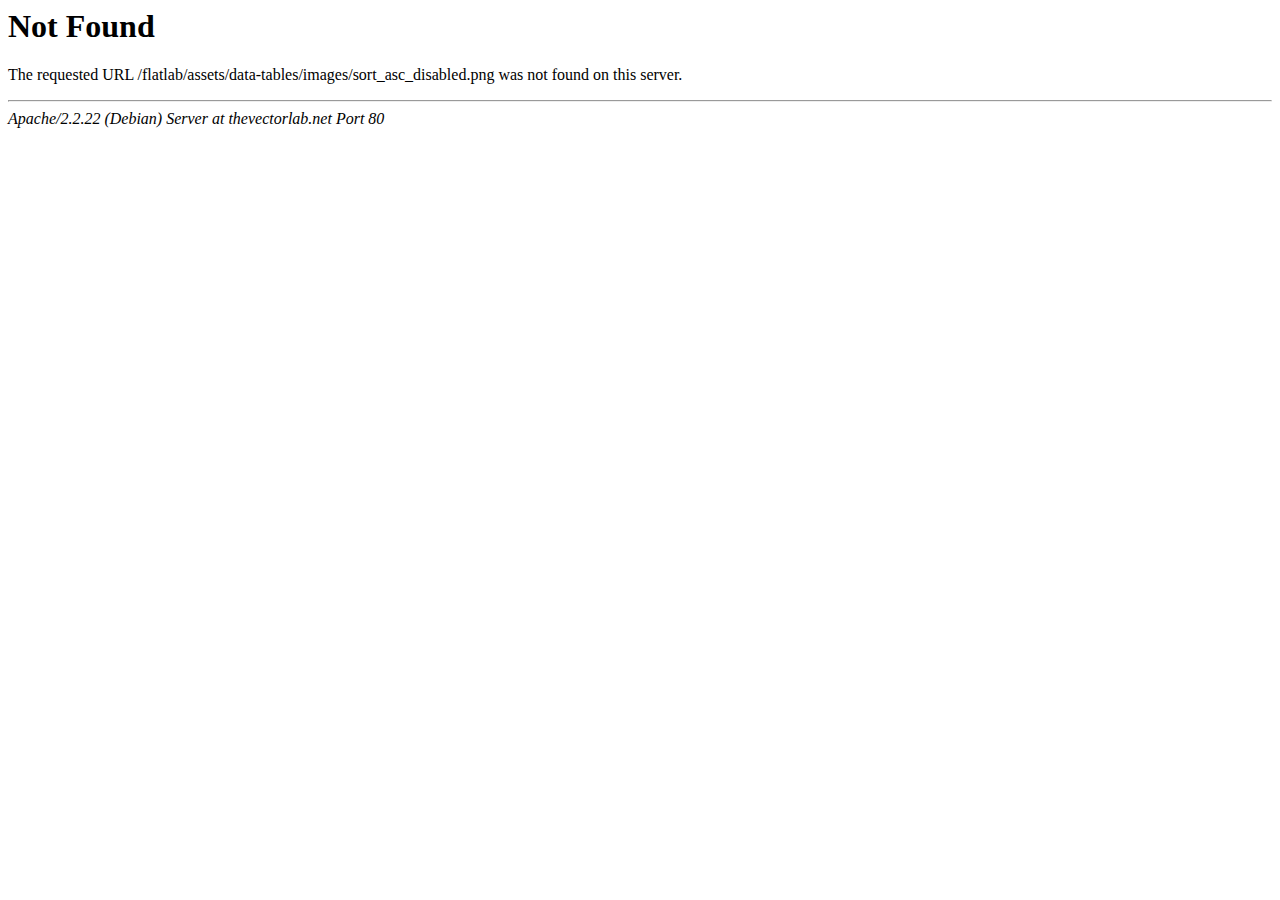
<file: pilipinas2016/assets/data-tables/images/sort_asc_disabled.html>
<!DOCTYPE HTML PUBLIC "-//IETF//DTD HTML 2.0//EN">
<html><head>
<title>404 Not Found</title>
</head><body>
<h1>Not Found</h1>
<p>The requested URL /flatlab/assets/data-tables/images/sort_asc_disabled.png was not found on this server.</p>
<hr>
<address>Apache/2.2.22 (Debian) Server at thevectorlab.net Port 80</address>
</body></html>
</file>
<file: css/theme/white.css>
@import url(../../lib/font/source-sans-pro/source-sans-pro.css);
/**
 * White theme for reveal.js. This is the opposite of the 'black' theme.
 *
 * Copyright (C) 2015 Hakim El Hattab, http://hakim.se
 */
section.has-dark-background, section.has-dark-background h1, section.has-dark-background h2, section.has-dark-background h3, section.has-dark-background h4, section.has-dark-background h5, section.has-dark-background h6 {
  color: #fff; }

/*********************************************
 * GLOBAL STYLES
 *********************************************/
body {
  background: #fff;
  background-color: #fff; }

.reveal {
  font-family: 'Source Sans Pro', Helvetica, sans-serif;
  font-size: 38px;
  font-weight: normal;
  color: #222; }

::selection {
  color: #fff;
  background: #98bdef;
  text-shadow: none; }

.reveal .slides > section, .reveal .slides > section > section {
  line-height: 1.3;
  font-weight: inherit; }

/*********************************************
 * HEADERS
 *********************************************/
.reveal h1, .reveal h2, .reveal h3, .reveal h4, .reveal h5, .reveal h6 {
  margin: 0 0 20px 0;
  color: #222;
  font-family: 'Source Sans Pro', Helvetica, sans-serif;
  font-weight: 600;
  line-height: 1.2;
  letter-spacing: normal;
  text-transform: uppercase;
  text-shadow: none;
  word-wrap: break-word; }

.reveal h1 {
  font-size: 2.5em; }

.reveal h2 {
  font-size: 1.6em; }

.reveal h3 {
  font-size: 1.3em; }

.reveal h4 {
  font-size: 1em; }

.reveal h1 {
  text-shadow: none; }

/*********************************************
 * OTHER
 *********************************************/
.reveal p {
  margin: 20px 0;
  line-height: 1.3; }

/* Ensure certain elements are never larger than the slide itself */
.reveal img, .reveal video, .reveal iframe {
  max-width: 95%;
  max-height: 95%; }

.reveal strong, .reveal b {
  font-weight: bold; }

.reveal em {
  font-style: italic; }

.reveal ol, .reveal dl, .reveal ul {
  display: inline-block;
  text-align: left;
  margin: 0 0 0 1em; }

.reveal ol {
  list-style-type: decimal; }

.reveal ul {
  list-style-type: disc; }

.reveal ul ul {
  list-style-type: square; }

.reveal ul ul ul {
  list-style-type: circle; }

.reveal ul ul, .reveal ul ol, .reveal ol ol, .reveal ol ul {
  display: block;
  margin-left: 40px; }

.reveal dt {
  font-weight: bold; }

.reveal dd {
  margin-left: 40px; }

.reveal q, .reveal blockquote {
  quotes: none; }

.reveal blockquote {
  display: block;
  position: relative;
  width: 70%;
  margin: 20px auto;
  padding: 5px;
  font-style: italic;
  background: rgba(255, 255, 255, 0.05);
  box-shadow: 0px 0px 2px rgba(0, 0, 0, 0.2); }

.reveal blockquote p:first-child, .reveal blockquote p:last-child {
  display: inline-block; }

.reveal q {
  font-style: italic; }

.reveal pre {
  display: block;
  position: relative;
  width: 90%;
  margin: 20px auto;
  text-align: left;
  font-size: 0.55em;
  font-family: monospace;
  line-height: 1.2em;
  word-wrap: break-word;
  box-shadow: 0px 0px 6px rgba(0, 0, 0, 0.3); }

.reveal code {
  font-family: monospace; }

.reveal pre code {
  display: block;
  padding: 5px;
  overflow: auto;
  max-height: 400px;
  word-wrap: normal;
  background: #3F3F3F;
  color: #DCDCDC; }

.reveal table {
  margin: auto;
  border-collapse: collapse;
  border-spacing: 0; }

.reveal table th {
  font-weight: bold; }

.reveal table th, .reveal table td {
  text-align: left;
  padding: 0.2em 0.5em 0.2em 0.5em;
  border-bottom: 1px solid; }

.reveal table th[align="center"], .reveal table td[align="center"] {
  text-align: center; }

.reveal table th[align="right"], .reveal table td[align="right"] {
  text-align: right; }

.reveal table tr:last-child td {
  border-bottom: none; }

.reveal sup {
  vertical-align: super; }

.reveal sub {
  vertical-align: sub; }

.reveal small {
  display: inline-block;
  font-size: 0.6em;
  line-height: 1.2em;
  vertical-align: top; }

.reveal small * {
  vertical-align: top; }

/*********************************************
 * LINKS
 *********************************************/
.reveal a {
  color: #2a76dd;
  text-decoration: none;
  -webkit-transition: color 0.15s ease;
  -moz-transition: color 0.15s ease;
  transition: color 0.15s ease; }

.reveal a:hover {
  color: #6ca2e8;
  text-shadow: none;
  border: none; }

.reveal .roll span:after {
  color: #fff;
  background: #1a54a1; }

/*********************************************
 * IMAGES
 *********************************************/
.reveal section img {
  margin: 15px 0px;
  background: rgba(255, 255, 255, 0.12);
  border: 4px solid #222;
  box-shadow: 0 0 10px rgba(0, 0, 0, 0.15); }

.reveal a img {
  -webkit-transition: all 0.15s linear;
  -moz-transition: all 0.15s linear;
  transition: all 0.15s linear; }

.reveal a:hover img {
  background: rgba(255, 255, 255, 0.2);
  border-color: #2a76dd;
  box-shadow: 0 0 20px rgba(0, 0, 0, 0.55); }

/*********************************************
 * NAVIGATION CONTROLS
 *********************************************/
.reveal .controls div.navigate-left, .reveal .controls div.navigate-left.enabled {
  border-right-color: #2a76dd; }

.reveal .controls div.navigate-right, .reveal .controls div.navigate-right.enabled {
  border-left-color: #2a76dd; }

.reveal .controls div.navigate-up, .reveal .controls div.navigate-up.enabled {
  border-bottom-color: #2a76dd; }

.reveal .controls div.navigate-down, .reveal .controls div.navigate-down.enabled {
  border-top-color: #2a76dd; }

.reveal .controls div.navigate-left.enabled:hover {
  border-right-color: #6ca2e8; }

.reveal .controls div.navigate-right.enabled:hover {
  border-left-color: #6ca2e8; }

.reveal .controls div.navigate-up.enabled:hover {
  border-bottom-color: #6ca2e8; }

.reveal .controls div.navigate-down.enabled:hover {
  border-top-color: #6ca2e8; }

/*********************************************
 * PROGRESS BAR
 *********************************************/
.reveal .progress {
  background: rgba(0, 0, 0, 0.2); }

.reveal .progress span {
  background: #2a76dd;
  -webkit-transition: width 800ms cubic-bezier(0.26, 0.86, 0.44, 0.985);
  -moz-transition: width 800ms cubic-bezier(0.26, 0.86, 0.44, 0.985);
  transition: width 800ms cubic-bezier(0.26, 0.86, 0.44, 0.985); }

/*********************************************
 * SLIDE NUMBER
 *********************************************/
.reveal .slide-number {
  color: #2a76dd; }
</file>
<file: lib/css/zenburn.css>
/*

Zenburn style from voldmar.ru (c) Vladimir Epifanov <voldmar@voldmar.ru>
based on dark.css by Ivan Sagalaev

*/

.hljs {
  display: block; padding: 0.5em;
  background: #3F3F3F;
  color: #DCDCDC;
}

.hljs-keyword,
.hljs-tag,
.css .hljs-class,
.css .hljs-id,
.lisp .hljs-title,
.nginx .hljs-title,
.hljs-request,
.hljs-status,
.clojure .hljs-attribute {
  color: #E3CEAB;
}

.django .hljs-template_tag,
.django .hljs-variable,
.django .hljs-filter .hljs-argument {
  color: #DCDCDC;
}

.hljs-number,
.hljs-date {
  color: #8CD0D3;
}

.dos .hljs-envvar,
.dos .hljs-stream,
.hljs-variable,
.apache .hljs-sqbracket {
  color: #EFDCBC;
}

.dos .hljs-flow,
.diff .hljs-change,
.python .exception,
.python .hljs-built_in,
.hljs-literal,
.tex .hljs-special {
  color: #EFEFAF;
}

.diff .hljs-chunk,
.hljs-subst {
  color: #8F8F8F;
}

.dos .hljs-keyword,
.python .hljs-decorator,
.hljs-title,
.haskell .hljs-type,
.diff .hljs-header,
.ruby .hljs-class .hljs-parent,
.apache .hljs-tag,
.nginx .hljs-built_in,
.tex .hljs-command,
.hljs-prompt {
    color: #efef8f;
}

.dos .hljs-winutils,
.ruby .hljs-symbol,
.ruby .hljs-symbol .hljs-string,
.ruby .hljs-string {
  color: #DCA3A3;
}

.diff .hljs-deletion,
.hljs-string,
.hljs-tag .hljs-value,
.hljs-preprocessor,
.hljs-pragma,
.hljs-built_in,
.sql .hljs-aggregate,
.hljs-javadoc,
.smalltalk .hljs-class,
.smalltalk .hljs-localvars,
.smalltalk .hljs-array,
.css .hljs-rules .hljs-value,
.hljs-attr_selector,
.hljs-pseudo,
.apache .hljs-cbracket,
.tex .hljs-formula,
.coffeescript .hljs-attribute {
  color: #CC9393;
}

.hljs-shebang,
.diff .hljs-addition,
.hljs-comment,
.java .hljs-annotation,
.hljs-template_comment,
.hljs-pi,
.hljs-doctype {
  color: #7F9F7F;
}

.coffeescript .javascript,
.javascript .xml,
.tex .hljs-formula,
.xml .javascript,
.xml .vbscript,
.xml .css,
.xml .hljs-cdata {
  opacity: 0.5;
}
</file>
<file: cliniqapps-theme/css/app.css>
@import url(https://fonts.googleapis.com/css?family=Nunito);

/*!
 * Bootstrap v4.3.1 (https://getbootstrap.com/)
 * Copyright 2011-2019 The Bootstrap Authors
 * Copyright 2011-2019 Twitter, Inc.
 * Licensed under MIT (https://github.com/twbs/bootstrap/blob/master/LICENSE)
 */:root{--blue:#3490dc;--indigo:#6574cd;--purple:#9561e2;--pink:#f66d9b;--red:#e3342f;--orange:#f6993f;--yellow:#ffed4a;--green:#38c172;--teal:#4dc0b5;--cyan:#6cb2eb;--white:#fff;--gray:#6c757d;--gray-dark:#343a40;--primary:#3ba9c2;--secondary:#257381;--success:#38c172;--info:#6cb2eb;--warning:#ffed4a;--danger:#e3342f;--light:#f8f9fa;--dark:#343a40;--breakpoint-xs:0;--breakpoint-sm:576px;--breakpoint-md:768px;--breakpoint-lg:992px;--breakpoint-xl:1200px;--font-family-sans-serif:"Nunito",sans-serif;--font-family-monospace:SFMono-Regular,Menlo,Monaco,Consolas,"Liberation Mono","Courier New",monospace}*,:after,:before{box-sizing:border-box}html{font-family:sans-serif;line-height:1.15;-webkit-text-size-adjust:100%;-webkit-tap-highlight-color:rgba(0,0,0,0)}article,aside,figcaption,figure,footer,header,hgroup,main,nav,section{display:block}body{margin:0;font-family:Nunito,sans-serif;font-size:.9rem;font-weight:400;line-height:1.6;color:#212529;text-align:left;background-color:#f8fafc}[tabindex="-1"]:focus{outline:0!important}hr{box-sizing:content-box;height:0;overflow:visible}h1,h2,h3,h4,h5,h6{margin-top:0;margin-bottom:.5rem}p{margin-top:0;margin-bottom:1rem}abbr[data-original-title],abbr[title]{text-decoration:underline;-webkit-text-decoration:underline dotted;text-decoration:underline dotted;cursor:help;border-bottom:0;-webkit-text-decoration-skip-ink:none;text-decoration-skip-ink:none}address{font-style:normal;line-height:inherit}address,dl,ol,ul{margin-bottom:1rem}dl,ol,ul{margin-top:0}ol ol,ol ul,ul ol,ul ul{margin-bottom:0}dt{font-weight:700}dd{margin-bottom:.5rem;margin-left:0}blockquote{margin:0 0 1rem}b,strong{font-weight:bolder}small{font-size:80%}sub,sup{position:relative;font-size:75%;line-height:0;vertical-align:baseline}sub{bottom:-.25em}sup{top:-.5em}a{color:#3ba9c2;text-decoration:none;background-color:transparent}a:hover{color:#297687;text-decoration:underline}a:not([href]):not([tabindex]),a:not([href]):not([tabindex]):focus,a:not([href]):not([tabindex]):hover{color:inherit;text-decoration:none}a:not([href]):not([tabindex]):focus{outline:0}code,kbd,pre,samp{font-family:SFMono-Regular,Menlo,Monaco,Consolas,Liberation Mono,Courier New,monospace;font-size:1em}pre{margin-top:0;margin-bottom:1rem;overflow:auto}figure{margin:0 0 1rem}img{border-style:none}img,svg{vertical-align:middle}svg{overflow:hidden}table{border-collapse:collapse}caption{padding-top:.75rem;padding-bottom:.75rem;color:#6c757d;text-align:left;caption-side:bottom}th{text-align:inherit}label{display:inline-block;margin-bottom:.5rem}button{border-radius:0}button:focus{outline:1px dotted;outline:5px auto -webkit-focus-ring-color}button,input,optgroup,select,textarea{margin:0;font-family:inherit;font-size:inherit;line-height:inherit}button,input{overflow:visible}button,select{text-transform:none}select{word-wrap:normal}[type=button],[type=reset],[type=submit],button{-webkit-appearance:button}[type=button]:not(:disabled),[type=reset]:not(:disabled),[type=submit]:not(:disabled),button:not(:disabled){cursor:pointer}[type=button]::-moz-focus-inner,[type=reset]::-moz-focus-inner,[type=submit]::-moz-focus-inner,button::-moz-focus-inner{padding:0;border-style:none}input[type=checkbox],input[type=radio]{box-sizing:border-box;padding:0}input[type=date],input[type=datetime-local],input[type=month],input[type=time]{-webkit-appearance:listbox}textarea{overflow:auto;resize:vertical}fieldset{min-width:0;padding:0;margin:0;border:0}legend{display:block;width:100%;max-width:100%;padding:0;margin-bottom:.5rem;font-size:1.5rem;line-height:inherit;color:inherit;white-space:normal}progress{vertical-align:baseline}[type=number]::-webkit-inner-spin-button,[type=number]::-webkit-outer-spin-button{height:auto}[type=search]{outline-offset:-2px;-webkit-appearance:none}[type=search]::-webkit-search-decoration{-webkit-appearance:none}::-webkit-file-upload-button{font:inherit;-webkit-appearance:button}output{display:inline-block}summary{display:list-item;cursor:pointer}template{display:none}[hidden]{display:none!important}.h1,.h2,.h3,.h4,.h5,.h6,h1,h2,h3,h4,h5,h6{margin-bottom:.5rem;font-weight:500;line-height:1.2}.h1,h1{font-size:2.25rem}.h2,h2{font-size:1.8rem}.h3,h3{font-size:1.575rem}.h4,h4{font-size:1.35rem}.h5,h5{font-size:1.125rem}.h6,h6{font-size:.9rem}.lead{font-size:1.125rem;font-weight:300}.display-1{font-size:6rem}.display-1,.display-2{font-weight:300;line-height:1.2}.display-2{font-size:5.5rem}.display-3{font-size:4.5rem}.display-3,.display-4{font-weight:300;line-height:1.2}.display-4{font-size:3.5rem}hr{margin-top:1rem;margin-bottom:1rem;border:0;border-top:1px solid rgba(0,0,0,.1)}.small,small{font-size:80%;font-weight:400}.mark,mark{padding:.2em;background-color:#fcf8e3}.list-inline,.list-unstyled{padding-left:0;list-style:none}.list-inline-item{display:inline-block}.list-inline-item:not(:last-child){margin-right:.5rem}.initialism{font-size:90%;text-transform:uppercase}.blockquote{margin-bottom:1rem;font-size:1.125rem}.blockquote-footer{display:block;font-size:80%;color:#6c757d}.blockquote-footer:before{content:"\2014\A0"}.img-fluid,.img-thumbnail{max-width:100%;height:auto}.img-thumbnail{padding:.25rem;background-color:#f8fafc;border:1px solid #dee2e6;border-radius:.25rem}.figure{display:inline-block}.figure-img{margin-bottom:.5rem;line-height:1}.figure-caption{font-size:90%;color:#6c757d}code{font-size:87.5%;color:#f66d9b;word-break:break-word}a>code{color:inherit}kbd{padding:.2rem .4rem;font-size:87.5%;color:#fff;background-color:#212529;border-radius:.2rem}kbd kbd{padding:0;font-size:100%;font-weight:700}pre{display:block;font-size:87.5%;color:#212529}pre code{font-size:inherit;color:inherit;word-break:normal}.pre-scrollable{max-height:340px;overflow-y:scroll}.container{width:100%;padding-right:15px;padding-left:15px;margin-right:auto;margin-left:auto}@media (min-width:576px){.container{max-width:540px}}@media (min-width:768px){.container{max-width:720px}}@media (min-width:992px){.container{max-width:960px}}@media (min-width:1200px){.container{max-width:1140px}}.container-fluid{width:100%;padding-right:15px;padding-left:15px;margin-right:auto;margin-left:auto}.row{display:-webkit-box;display:flex;flex-wrap:wrap;margin-right:-15px;margin-left:-15px}.no-gutters{margin-right:0;margin-left:0}.no-gutters>.col,.no-gutters>[class*=col-]{padding-right:0;padding-left:0}.col,.col-1,.col-2,.col-3,.col-4,.col-5,.col-6,.col-7,.col-8,.col-9,.col-10,.col-11,.col-12,.col-auto,.col-lg,.col-lg-1,.col-lg-2,.col-lg-3,.col-lg-4,.col-lg-5,.col-lg-6,.col-lg-7,.col-lg-8,.col-lg-9,.col-lg-10,.col-lg-11,.col-lg-12,.col-lg-auto,.col-md,.col-md-1,.col-md-2,.col-md-3,.col-md-4,.col-md-5,.col-md-6,.col-md-7,.col-md-8,.col-md-9,.col-md-10,.col-md-11,.col-md-12,.col-md-auto,.col-sm,.col-sm-1,.col-sm-2,.col-sm-3,.col-sm-4,.col-sm-5,.col-sm-6,.col-sm-7,.col-sm-8,.col-sm-9,.col-sm-10,.col-sm-11,.col-sm-12,.col-sm-auto,.col-xl,.col-xl-1,.col-xl-2,.col-xl-3,.col-xl-4,.col-xl-5,.col-xl-6,.col-xl-7,.col-xl-8,.col-xl-9,.col-xl-10,.col-xl-11,.col-xl-12,.col-xl-auto{position:relative;width:100%;padding-right:15px;padding-left:15px}.col{flex-basis:0;-webkit-box-flex:1;flex-grow:1;max-width:100%}.col-auto{flex:0 0 auto;width:auto;max-width:100%}.col-1,.col-auto{-webkit-box-flex:0}.col-1{flex:0 0 8.3333333333%;max-width:8.3333333333%}.col-2{flex:0 0 16.6666666667%;max-width:16.6666666667%}.col-2,.col-3{-webkit-box-flex:0}.col-3{flex:0 0 25%;max-width:25%}.col-4{flex:0 0 33.3333333333%;max-width:33.3333333333%}.col-4,.col-5{-webkit-box-flex:0}.col-5{flex:0 0 41.6666666667%;max-width:41.6666666667%}.col-6{flex:0 0 50%;max-width:50%}.col-6,.col-7{-webkit-box-flex:0}.col-7{flex:0 0 58.3333333333%;max-width:58.3333333333%}.col-8{flex:0 0 66.6666666667%;max-width:66.6666666667%}.col-8,.col-9{-webkit-box-flex:0}.col-9{flex:0 0 75%;max-width:75%}.col-10{flex:0 0 83.3333333333%;max-width:83.3333333333%}.col-10,.col-11{-webkit-box-flex:0}.col-11{flex:0 0 91.6666666667%;max-width:91.6666666667%}.col-12{-webkit-box-flex:0;flex:0 0 100%;max-width:100%}.order-first{-webkit-box-ordinal-group:0;order:-1}.order-last{-webkit-box-ordinal-group:14;order:13}.order-0{-webkit-box-ordinal-group:1;order:0}.order-1{-webkit-box-ordinal-group:2;order:1}.order-2{-webkit-box-ordinal-group:3;order:2}.order-3{-webkit-box-ordinal-group:4;order:3}.order-4{-webkit-box-ordinal-group:5;order:4}.order-5{-webkit-box-ordinal-group:6;order:5}.order-6{-webkit-box-ordinal-group:7;order:6}.order-7{-webkit-box-ordinal-group:8;order:7}.order-8{-webkit-box-ordinal-group:9;order:8}.order-9{-webkit-box-ordinal-group:10;order:9}.order-10{-webkit-box-ordinal-group:11;order:10}.order-11{-webkit-box-ordinal-group:12;order:11}.order-12{-webkit-box-ordinal-group:13;order:12}.offset-1{margin-left:8.3333333333%}.offset-2{margin-left:16.6666666667%}.offset-3{margin-left:25%}.offset-4{margin-left:33.3333333333%}.offset-5{margin-left:41.6666666667%}.offset-6{margin-left:50%}.offset-7{margin-left:58.3333333333%}.offset-8{margin-left:66.6666666667%}.offset-9{margin-left:75%}.offset-10{margin-left:83.3333333333%}.offset-11{margin-left:91.6666666667%}@media (min-width:576px){.col-sm{flex-basis:0;-webkit-box-flex:1;flex-grow:1;max-width:100%}.col-sm-auto{-webkit-box-flex:0;flex:0 0 auto;width:auto;max-width:100%}.col-sm-1{-webkit-box-flex:0;flex:0 0 8.3333333333%;max-width:8.3333333333%}.col-sm-2{-webkit-box-flex:0;flex:0 0 16.6666666667%;max-width:16.6666666667%}.col-sm-3{-webkit-box-flex:0;flex:0 0 25%;max-width:25%}.col-sm-4{-webkit-box-flex:0;flex:0 0 33.3333333333%;max-width:33.3333333333%}.col-sm-5{-webkit-box-flex:0;flex:0 0 41.6666666667%;max-width:41.6666666667%}.col-sm-6{-webkit-box-flex:0;flex:0 0 50%;max-width:50%}.col-sm-7{-webkit-box-flex:0;flex:0 0 58.3333333333%;max-width:58.3333333333%}.col-sm-8{-webkit-box-flex:0;flex:0 0 66.6666666667%;max-width:66.6666666667%}.col-sm-9{-webkit-box-flex:0;flex:0 0 75%;max-width:75%}.col-sm-10{-webkit-box-flex:0;flex:0 0 83.3333333333%;max-width:83.3333333333%}.col-sm-11{-webkit-box-flex:0;flex:0 0 91.6666666667%;max-width:91.6666666667%}.col-sm-12{-webkit-box-flex:0;flex:0 0 100%;max-width:100%}.order-sm-first{-webkit-box-ordinal-group:0;order:-1}.order-sm-last{-webkit-box-ordinal-group:14;order:13}.order-sm-0{-webkit-box-ordinal-group:1;order:0}.order-sm-1{-webkit-box-ordinal-group:2;order:1}.order-sm-2{-webkit-box-ordinal-group:3;order:2}.order-sm-3{-webkit-box-ordinal-group:4;order:3}.order-sm-4{-webkit-box-ordinal-group:5;order:4}.order-sm-5{-webkit-box-ordinal-group:6;order:5}.order-sm-6{-webkit-box-ordinal-group:7;order:6}.order-sm-7{-webkit-box-ordinal-group:8;order:7}.order-sm-8{-webkit-box-ordinal-group:9;order:8}.order-sm-9{-webkit-box-ordinal-group:10;order:9}.order-sm-10{-webkit-box-ordinal-group:11;order:10}.order-sm-11{-webkit-box-ordinal-group:12;order:11}.order-sm-12{-webkit-box-ordinal-group:13;order:12}.offset-sm-0{margin-left:0}.offset-sm-1{margin-left:8.3333333333%}.offset-sm-2{margin-left:16.6666666667%}.offset-sm-3{margin-left:25%}.offset-sm-4{margin-left:33.3333333333%}.offset-sm-5{margin-left:41.6666666667%}.offset-sm-6{margin-left:50%}.offset-sm-7{margin-left:58.3333333333%}.offset-sm-8{margin-left:66.6666666667%}.offset-sm-9{margin-left:75%}.offset-sm-10{margin-left:83.3333333333%}.offset-sm-11{margin-left:91.6666666667%}}@media (min-width:768px){.col-md{flex-basis:0;-webkit-box-flex:1;flex-grow:1;max-width:100%}.col-md-auto{-webkit-box-flex:0;flex:0 0 auto;width:auto;max-width:100%}.col-md-1{-webkit-box-flex:0;flex:0 0 8.3333333333%;max-width:8.3333333333%}.col-md-2{-webkit-box-flex:0;flex:0 0 16.6666666667%;max-width:16.6666666667%}.col-md-3{-webkit-box-flex:0;flex:0 0 25%;max-width:25%}.col-md-4{-webkit-box-flex:0;flex:0 0 33.3333333333%;max-width:33.3333333333%}.col-md-5{-webkit-box-flex:0;flex:0 0 41.6666666667%;max-width:41.6666666667%}.col-md-6{-webkit-box-flex:0;flex:0 0 50%;max-width:50%}.col-md-7{-webkit-box-flex:0;flex:0 0 58.3333333333%;max-width:58.3333333333%}.col-md-8{-webkit-box-flex:0;flex:0 0 66.6666666667%;max-width:66.6666666667%}.col-md-9{-webkit-box-flex:0;flex:0 0 75%;max-width:75%}.col-md-10{-webkit-box-flex:0;flex:0 0 83.3333333333%;max-width:83.3333333333%}.col-md-11{-webkit-box-flex:0;flex:0 0 91.6666666667%;max-width:91.6666666667%}.col-md-12{-webkit-box-flex:0;flex:0 0 100%;max-width:100%}.order-md-first{-webkit-box-ordinal-group:0;order:-1}.order-md-last{-webkit-box-ordinal-group:14;order:13}.order-md-0{-webkit-box-ordinal-group:1;order:0}.order-md-1{-webkit-box-ordinal-group:2;order:1}.order-md-2{-webkit-box-ordinal-group:3;order:2}.order-md-3{-webkit-box-ordinal-group:4;order:3}.order-md-4{-webkit-box-ordinal-group:5;order:4}.order-md-5{-webkit-box-ordinal-group:6;order:5}.order-md-6{-webkit-box-ordinal-group:7;order:6}.order-md-7{-webkit-box-ordinal-group:8;order:7}.order-md-8{-webkit-box-ordinal-group:9;order:8}.order-md-9{-webkit-box-ordinal-group:10;order:9}.order-md-10{-webkit-box-ordinal-group:11;order:10}.order-md-11{-webkit-box-ordinal-group:12;order:11}.order-md-12{-webkit-box-ordinal-group:13;order:12}.offset-md-0{margin-left:0}.offset-md-1{margin-left:8.3333333333%}.offset-md-2{margin-left:16.6666666667%}.offset-md-3{margin-left:25%}.offset-md-4{margin-left:33.3333333333%}.offset-md-5{margin-left:41.6666666667%}.offset-md-6{margin-left:50%}.offset-md-7{margin-left:58.3333333333%}.offset-md-8{margin-left:66.6666666667%}.offset-md-9{margin-left:75%}.offset-md-10{margin-left:83.3333333333%}.offset-md-11{margin-left:91.6666666667%}}@media (min-width:992px){.col-lg{flex-basis:0;-webkit-box-flex:1;flex-grow:1;max-width:100%}.col-lg-auto{-webkit-box-flex:0;flex:0 0 auto;width:auto;max-width:100%}.col-lg-1{-webkit-box-flex:0;flex:0 0 8.3333333333%;max-width:8.3333333333%}.col-lg-2{-webkit-box-flex:0;flex:0 0 16.6666666667%;max-width:16.6666666667%}.col-lg-3{-webkit-box-flex:0;flex:0 0 25%;max-width:25%}.col-lg-4{-webkit-box-flex:0;flex:0 0 33.3333333333%;max-width:33.3333333333%}.col-lg-5{-webkit-box-flex:0;flex:0 0 41.6666666667%;max-width:41.6666666667%}.col-lg-6{-webkit-box-flex:0;flex:0 0 50%;max-width:50%}.col-lg-7{-webkit-box-flex:0;flex:0 0 58.3333333333%;max-width:58.3333333333%}.col-lg-8{-webkit-box-flex:0;flex:0 0 66.6666666667%;max-width:66.6666666667%}.col-lg-9{-webkit-box-flex:0;flex:0 0 75%;max-width:75%}.col-lg-10{-webkit-box-flex:0;flex:0 0 83.3333333333%;max-width:83.3333333333%}.col-lg-11{-webkit-box-flex:0;flex:0 0 91.6666666667%;max-width:91.6666666667%}.col-lg-12{-webkit-box-flex:0;flex:0 0 100%;max-width:100%}.order-lg-first{-webkit-box-ordinal-group:0;order:-1}.order-lg-last{-webkit-box-ordinal-group:14;order:13}.order-lg-0{-webkit-box-ordinal-group:1;order:0}.order-lg-1{-webkit-box-ordinal-group:2;order:1}.order-lg-2{-webkit-box-ordinal-group:3;order:2}.order-lg-3{-webkit-box-ordinal-group:4;order:3}.order-lg-4{-webkit-box-ordinal-group:5;order:4}.order-lg-5{-webkit-box-ordinal-group:6;order:5}.order-lg-6{-webkit-box-ordinal-group:7;order:6}.order-lg-7{-webkit-box-ordinal-group:8;order:7}.order-lg-8{-webkit-box-ordinal-group:9;order:8}.order-lg-9{-webkit-box-ordinal-group:10;order:9}.order-lg-10{-webkit-box-ordinal-group:11;order:10}.order-lg-11{-webkit-box-ordinal-group:12;order:11}.order-lg-12{-webkit-box-ordinal-group:13;order:12}.offset-lg-0{margin-left:0}.offset-lg-1{margin-left:8.3333333333%}.offset-lg-2{margin-left:16.6666666667%}.offset-lg-3{margin-left:25%}.offset-lg-4{margin-left:33.3333333333%}.offset-lg-5{margin-left:41.6666666667%}.offset-lg-6{margin-left:50%}.offset-lg-7{margin-left:58.3333333333%}.offset-lg-8{margin-left:66.6666666667%}.offset-lg-9{margin-left:75%}.offset-lg-10{margin-left:83.3333333333%}.offset-lg-11{margin-left:91.6666666667%}}@media (min-width:1200px){.col-xl{flex-basis:0;-webkit-box-flex:1;flex-grow:1;max-width:100%}.col-xl-auto{-webkit-box-flex:0;flex:0 0 auto;width:auto;max-width:100%}.col-xl-1{-webkit-box-flex:0;flex:0 0 8.3333333333%;max-width:8.3333333333%}.col-xl-2{-webkit-box-flex:0;flex:0 0 16.6666666667%;max-width:16.6666666667%}.col-xl-3{-webkit-box-flex:0;flex:0 0 25%;max-width:25%}.col-xl-4{-webkit-box-flex:0;flex:0 0 33.3333333333%;max-width:33.3333333333%}.col-xl-5{-webkit-box-flex:0;flex:0 0 41.6666666667%;max-width:41.6666666667%}.col-xl-6{-webkit-box-flex:0;flex:0 0 50%;max-width:50%}.col-xl-7{-webkit-box-flex:0;flex:0 0 58.3333333333%;max-width:58.3333333333%}.col-xl-8{-webkit-box-flex:0;flex:0 0 66.6666666667%;max-width:66.6666666667%}.col-xl-9{-webkit-box-flex:0;flex:0 0 75%;max-width:75%}.col-xl-10{-webkit-box-flex:0;flex:0 0 83.3333333333%;max-width:83.3333333333%}.col-xl-11{-webkit-box-flex:0;flex:0 0 91.6666666667%;max-width:91.6666666667%}.col-xl-12{-webkit-box-flex:0;flex:0 0 100%;max-width:100%}.order-xl-first{-webkit-box-ordinal-group:0;order:-1}.order-xl-last{-webkit-box-ordinal-group:14;order:13}.order-xl-0{-webkit-box-ordinal-group:1;order:0}.order-xl-1{-webkit-box-ordinal-group:2;order:1}.order-xl-2{-webkit-box-ordinal-group:3;order:2}.order-xl-3{-webkit-box-ordinal-group:4;order:3}.order-xl-4{-webkit-box-ordinal-group:5;order:4}.order-xl-5{-webkit-box-ordinal-group:6;order:5}.order-xl-6{-webkit-box-ordinal-group:7;order:6}.order-xl-7{-webkit-box-ordinal-group:8;order:7}.order-xl-8{-webkit-box-ordinal-group:9;order:8}.order-xl-9{-webkit-box-ordinal-group:10;order:9}.order-xl-10{-webkit-box-ordinal-group:11;order:10}.order-xl-11{-webkit-box-ordinal-group:12;order:11}.order-xl-12{-webkit-box-ordinal-group:13;order:12}.offset-xl-0{margin-left:0}.offset-xl-1{margin-left:8.3333333333%}.offset-xl-2{margin-left:16.6666666667%}.offset-xl-3{margin-left:25%}.offset-xl-4{margin-left:33.3333333333%}.offset-xl-5{margin-left:41.6666666667%}.offset-xl-6{margin-left:50%}.offset-xl-7{margin-left:58.3333333333%}.offset-xl-8{margin-left:66.6666666667%}.offset-xl-9{margin-left:75%}.offset-xl-10{margin-left:83.3333333333%}.offset-xl-11{margin-left:91.6666666667%}}.table{width:100%;margin-bottom:1rem;color:#212529}.table td,.table th{padding:.75rem;vertical-align:top;border-top:1px solid #dee2e6}.table thead th{vertical-align:bottom;border-bottom:2px solid #dee2e6}.table tbody+tbody{border-top:2px solid #dee2e6}.table-sm td,.table-sm th{padding:.3rem}.table-bordered,.table-bordered td,.table-bordered th{border:1px solid #dee2e6}.table-bordered thead td,.table-bordered thead th{border-bottom-width:2px}.table-borderless tbody+tbody,.table-borderless td,.table-borderless th,.table-borderless thead th{border:0}.table-striped tbody tr:nth-of-type(odd){background-color:rgba(0,0,0,.05)}.table-hover tbody tr:hover{color:#212529;background-color:rgba(0,0,0,.075)}.table-primary,.table-primary>td,.table-primary>th{background-color:#c8e7ee}.table-primary tbody+tbody,.table-primary td,.table-primary th,.table-primary thead th{border-color:#99d2df}.table-hover .table-primary:hover,.table-hover .table-primary:hover>td,.table-hover .table-primary:hover>th{background-color:#b5dfe8}.table-secondary,.table-secondary>td,.table-secondary>th{background-color:#c2d8dc}.table-secondary tbody+tbody,.table-secondary td,.table-secondary th,.table-secondary thead th{border-color:#8eb6bd}.table-hover .table-secondary:hover,.table-hover .table-secondary:hover>td,.table-hover .table-secondary:hover>th{background-color:#b2ced3}.table-success,.table-success>td,.table-success>th{background-color:#c7eed8}.table-success tbody+tbody,.table-success td,.table-success th,.table-success thead th{border-color:#98dfb6}.table-hover .table-success:hover,.table-hover .table-success:hover>td,.table-hover .table-success:hover>th{background-color:#b3e8ca}.table-info,.table-info>td,.table-info>th{background-color:#d6e9f9}.table-info tbody+tbody,.table-info td,.table-info th,.table-info thead th{border-color:#b3d7f5}.table-hover .table-info:hover,.table-hover .table-info:hover>td,.table-hover .table-info:hover>th{background-color:#c0ddf6}.table-warning,.table-warning>td,.table-warning>th{background-color:#fffacc}.table-warning tbody+tbody,.table-warning td,.table-warning th,.table-warning thead th{border-color:#fff6a1}.table-hover .table-warning:hover,.table-hover .table-warning:hover>td,.table-hover .table-warning:hover>th{background-color:#fff8b3}.table-danger,.table-danger>td,.table-danger>th{background-color:#f7c6c5}.table-danger tbody+tbody,.table-danger td,.table-danger th,.table-danger thead th{border-color:#f09593}.table-hover .table-danger:hover,.table-hover .table-danger:hover>td,.table-hover .table-danger:hover>th{background-color:#f4b0af}.table-light,.table-light>td,.table-light>th{background-color:#fdfdfe}.table-light tbody+tbody,.table-light td,.table-light th,.table-light thead th{border-color:#fbfcfc}.table-hover .table-light:hover,.table-hover .table-light:hover>td,.table-hover .table-light:hover>th{background-color:#ececf6}.table-dark,.table-dark>td,.table-dark>th{background-color:#c6c8ca}.table-dark tbody+tbody,.table-dark td,.table-dark th,.table-dark thead th{border-color:#95999c}.table-hover .table-dark:hover,.table-hover .table-dark:hover>td,.table-hover .table-dark:hover>th{background-color:#b9bbbe}.table-active,.table-active>td,.table-active>th,.table-hover .table-active:hover,.table-hover .table-active:hover>td,.table-hover .table-active:hover>th{background-color:rgba(0,0,0,.075)}.table .thead-dark th{color:#fff;background-color:#343a40;border-color:#454d55}.table .thead-light th{color:#495057;background-color:#e9ecef;border-color:#dee2e6}.table-dark{color:#fff;background-color:#343a40}.table-dark td,.table-dark th,.table-dark thead th{border-color:#454d55}.table-dark.table-bordered{border:0}.table-dark.table-striped tbody tr:nth-of-type(odd){background-color:hsla(0,0%,100%,.05)}.table-dark.table-hover tbody tr:hover{color:#fff;background-color:hsla(0,0%,100%,.075)}@media (max-width:575.98px){.table-responsive-sm{display:block;width:100%;overflow-x:auto;-webkit-overflow-scrolling:touch}.table-responsive-sm>.table-bordered{border:0}}@media (max-width:767.98px){.table-responsive-md{display:block;width:100%;overflow-x:auto;-webkit-overflow-scrolling:touch}.table-responsive-md>.table-bordered{border:0}}@media (max-width:991.98px){.table-responsive-lg{display:block;width:100%;overflow-x:auto;-webkit-overflow-scrolling:touch}.table-responsive-lg>.table-bordered{border:0}}@media (max-width:1199.98px){.table-responsive-xl{display:block;width:100%;overflow-x:auto;-webkit-overflow-scrolling:touch}.table-responsive-xl>.table-bordered{border:0}}.table-responsive{display:block;width:100%;overflow-x:auto;-webkit-overflow-scrolling:touch}.table-responsive>.table-bordered{border:0}.form-control{display:block;width:100%;height:calc(1.6em + .75rem + 2px);padding:.375rem .75rem;font-size:.9rem;font-weight:400;line-height:1.6;color:#495057;background-color:#fff;background-clip:padding-box;border:1px solid #ced4da;border-radius:.25rem;-webkit-transition:border-color .15s ease-in-out,box-shadow .15s ease-in-out;transition:border-color .15s ease-in-out,box-shadow .15s ease-in-out}@media (prefers-reduced-motion:reduce){.form-control{-webkit-transition:none;transition:none}}.form-control::-ms-expand{background-color:transparent;border:0}.form-control:focus{color:#495057;background-color:#fff;border-color:#9cd4e1;outline:0;box-shadow:0 0 0 .2rem rgba(59,169,194,.25)}.form-control::-webkit-input-placeholder{color:#6c757d;opacity:1}.form-control::-moz-placeholder{color:#6c757d;opacity:1}.form-control:-ms-input-placeholder{color:#6c757d;opacity:1}.form-control::-ms-input-placeholder{color:#6c757d;opacity:1}.form-control::placeholder{color:#6c757d;opacity:1}.form-control:disabled,.form-control[readonly]{background-color:#e9ecef;opacity:1}select.form-control:focus::-ms-value{color:#495057;background-color:#fff}.form-control-file,.form-control-range{display:block;width:100%}.col-form-label{padding-top:calc(.375rem + 1px);padding-bottom:calc(.375rem + 1px);margin-bottom:0;font-size:inherit;line-height:1.6}.col-form-label-lg{padding-top:calc(.5rem + 1px);padding-bottom:calc(.5rem + 1px);font-size:1.125rem;line-height:1.5}.col-form-label-sm{padding-top:calc(.25rem + 1px);padding-bottom:calc(.25rem + 1px);font-size:.7875rem;line-height:1.5}.form-control-plaintext{display:block;width:100%;padding-top:.375rem;padding-bottom:.375rem;margin-bottom:0;line-height:1.6;color:#212529;background-color:transparent;border:solid transparent;border-width:1px 0}.form-control-plaintext.form-control-lg,.form-control-plaintext.form-control-sm{padding-right:0;padding-left:0}.form-control-sm{height:calc(1.5em + .5rem + 2px);padding:.25rem .5rem;font-size:.7875rem;line-height:1.5;border-radius:.2rem}.form-control-lg{height:calc(1.5em + 1rem + 2px);padding:.5rem 1rem;font-size:1.125rem;line-height:1.5;border-radius:.3rem}select.form-control[multiple],select.form-control[size],textarea.form-control{height:auto}.form-group{margin-bottom:1rem}.form-text{display:block;margin-top:.25rem}.form-row{display:-webkit-box;display:flex;flex-wrap:wrap;margin-right:-5px;margin-left:-5px}.form-row>.col,.form-row>[class*=col-]{padding-right:5px;padding-left:5px}.form-check{position:relative;display:block;padding-left:1.25rem}.form-check-input{position:absolute;margin-top:.3rem;margin-left:-1.25rem}.form-check-input:disabled~.form-check-label{color:#6c757d}.form-check-label{margin-bottom:0}.form-check-inline{display:-webkit-inline-box;display:inline-flex;-webkit-box-align:center;align-items:center;padding-left:0;margin-right:.75rem}.form-check-inline .form-check-input{position:static;margin-top:0;margin-right:.3125rem;margin-left:0}.valid-feedback{display:none;width:100%;margin-top:.25rem;font-size:80%;color:#38c172}.valid-tooltip{position:absolute;top:100%;z-index:5;display:none;max-width:100%;padding:.25rem .5rem;margin-top:.1rem;font-size:.7875rem;line-height:1.6;color:#fff;background-color:rgba(56,193,114,.9);border-radius:.25rem}.form-control.is-valid,.was-validated .form-control:valid{border-color:#38c172;padding-right:calc(1.6em + .75rem);background-image:url("data:image/svg+xml;charset=utf-8,%3Csvg xmlns='http://www.w3.org/2000/svg' viewBox='0 0 8 8'%3E%3Cpath fill='%2338c172' d='M2.3 6.73L.6 4.53c-.4-1.04.46-1.4 1.1-.8l1.1 1.4 3.4-3.8c.6-.63 1.6-.27 1.2.7l-4 4.6c-.43.5-.8.4-1.1.1z'/%3E%3C/svg%3E");background-repeat:no-repeat;background-position:100% calc(.4em + .1875rem);background-size:calc(.8em + .375rem) calc(.8em + .375rem)}.form-control.is-valid:focus,.was-validated .form-control:valid:focus{border-color:#38c172;box-shadow:0 0 0 .2rem rgba(56,193,114,.25)}.form-control.is-valid~.valid-feedback,.form-control.is-valid~.valid-tooltip,.was-validated .form-control:valid~.valid-feedback,.was-validated .form-control:valid~.valid-tooltip{display:block}.was-validated textarea.form-control:valid,textarea.form-control.is-valid{padding-right:calc(1.6em + .75rem);background-position:top calc(.4em + .1875rem) right calc(.4em + .1875rem)}.custom-select.is-valid,.was-validated .custom-select:valid{border-color:#38c172;padding-right:calc((3em + 2.25rem)/4 + 1.75rem);background:url("data:image/svg+xml;charset=utf-8,%3Csvg xmlns='http://www.w3.org/2000/svg' viewBox='0 0 4 5'%3E%3Cpath fill='%23343a40' d='M2 0L0 2h4zm0 5L0 3h4z'/%3E%3C/svg%3E") no-repeat right .75rem center/8px 10px,url("data:image/svg+xml;charset=utf-8,%3Csvg xmlns='http://www.w3.org/2000/svg' viewBox='0 0 8 8'%3E%3Cpath fill='%2338c172' d='M2.3 6.73L.6 4.53c-.4-1.04.46-1.4 1.1-.8l1.1 1.4 3.4-3.8c.6-.63 1.6-.27 1.2.7l-4 4.6c-.43.5-.8.4-1.1.1z'/%3E%3C/svg%3E") #fff no-repeat center right 1.75rem/calc(.8em + .375rem) calc(.8em + .375rem)}.custom-select.is-valid:focus,.was-validated .custom-select:valid:focus{border-color:#38c172;box-shadow:0 0 0 .2rem rgba(56,193,114,.25)}.custom-select.is-valid~.valid-feedback,.custom-select.is-valid~.valid-tooltip,.form-control-file.is-valid~.valid-feedback,.form-control-file.is-valid~.valid-tooltip,.was-validated .custom-select:valid~.valid-feedback,.was-validated .custom-select:valid~.valid-tooltip,.was-validated .form-control-file:valid~.valid-feedback,.was-validated .form-control-file:valid~.valid-tooltip{display:block}.form-check-input.is-valid~.form-check-label,.was-validated .form-check-input:valid~.form-check-label{color:#38c172}.form-check-input.is-valid~.valid-feedback,.form-check-input.is-valid~.valid-tooltip,.was-validated .form-check-input:valid~.valid-feedback,.was-validated .form-check-input:valid~.valid-tooltip{display:block}.custom-control-input.is-valid~.custom-control-label,.was-validated .custom-control-input:valid~.custom-control-label{color:#38c172}.custom-control-input.is-valid~.custom-control-label:before,.was-validated .custom-control-input:valid~.custom-control-label:before{border-color:#38c172}.custom-control-input.is-valid~.valid-feedback,.custom-control-input.is-valid~.valid-tooltip,.was-validated .custom-control-input:valid~.valid-feedback,.was-validated .custom-control-input:valid~.valid-tooltip{display:block}.custom-control-input.is-valid:checked~.custom-control-label:before,.was-validated .custom-control-input:valid:checked~.custom-control-label:before{border-color:#5cd08d;background-color:#5cd08d}.custom-control-input.is-valid:focus~.custom-control-label:before,.was-validated .custom-control-input:valid:focus~.custom-control-label:before{box-shadow:0 0 0 .2rem rgba(56,193,114,.25)}.custom-control-input.is-valid:focus:not(:checked)~.custom-control-label:before,.custom-file-input.is-valid~.custom-file-label,.was-validated .custom-control-input:valid:focus:not(:checked)~.custom-control-label:before,.was-validated .custom-file-input:valid~.custom-file-label{border-color:#38c172}.custom-file-input.is-valid~.valid-feedback,.custom-file-input.is-valid~.valid-tooltip,.was-validated .custom-file-input:valid~.valid-feedback,.was-validated .custom-file-input:valid~.valid-tooltip{display:block}.custom-file-input.is-valid:focus~.custom-file-label,.was-validated .custom-file-input:valid:focus~.custom-file-label{border-color:#38c172;box-shadow:0 0 0 .2rem rgba(56,193,114,.25)}.invalid-feedback{display:none;width:100%;margin-top:.25rem;font-size:80%;color:#e3342f}.invalid-tooltip{position:absolute;top:100%;z-index:5;display:none;max-width:100%;padding:.25rem .5rem;margin-top:.1rem;font-size:.7875rem;line-height:1.6;color:#fff;background-color:rgba(227,52,47,.9);border-radius:.25rem}.form-control.is-invalid,.was-validated .form-control:invalid{border-color:#e3342f;padding-right:calc(1.6em + .75rem);background-image:url("data:image/svg+xml;charset=utf-8,%3Csvg xmlns='http://www.w3.org/2000/svg' fill='%23e3342f' viewBox='-2 -2 7 7'%3E%3Cpath stroke='%23e3342f' d='M0 0l3 3m0-3L0 3'/%3E%3Ccircle r='.5'/%3E%3Ccircle cx='3' r='.5'/%3E%3Ccircle cy='3' r='.5'/%3E%3Ccircle cx='3' cy='3' r='.5'/%3E%3C/svg%3E");background-repeat:no-repeat;background-position:100% calc(.4em + .1875rem);background-size:calc(.8em + .375rem) calc(.8em + .375rem)}.form-control.is-invalid:focus,.was-validated .form-control:invalid:focus{border-color:#e3342f;box-shadow:0 0 0 .2rem rgba(227,52,47,.25)}.form-control.is-invalid~.invalid-feedback,.form-control.is-invalid~.invalid-tooltip,.was-validated .form-control:invalid~.invalid-feedback,.was-validated .form-control:invalid~.invalid-tooltip{display:block}.was-validated textarea.form-control:invalid,textarea.form-control.is-invalid{padding-right:calc(1.6em + .75rem);background-position:top calc(.4em + .1875rem) right calc(.4em + .1875rem)}.custom-select.is-invalid,.was-validated .custom-select:invalid{border-color:#e3342f;padding-right:calc((3em + 2.25rem)/4 + 1.75rem);background:url("data:image/svg+xml;charset=utf-8,%3Csvg xmlns='http://www.w3.org/2000/svg' viewBox='0 0 4 5'%3E%3Cpath fill='%23343a40' d='M2 0L0 2h4zm0 5L0 3h4z'/%3E%3C/svg%3E") no-repeat right .75rem center/8px 10px,url("data:image/svg+xml;charset=utf-8,%3Csvg xmlns='http://www.w3.org/2000/svg' fill='%23e3342f' viewBox='-2 -2 7 7'%3E%3Cpath stroke='%23e3342f' d='M0 0l3 3m0-3L0 3'/%3E%3Ccircle r='.5'/%3E%3Ccircle cx='3' r='.5'/%3E%3Ccircle cy='3' r='.5'/%3E%3Ccircle cx='3' cy='3' r='.5'/%3E%3C/svg%3E") #fff no-repeat center right 1.75rem/calc(.8em + .375rem) calc(.8em + .375rem)}.custom-select.is-invalid:focus,.was-validated .custom-select:invalid:focus{border-color:#e3342f;box-shadow:0 0 0 .2rem rgba(227,52,47,.25)}.custom-select.is-invalid~.invalid-feedback,.custom-select.is-invalid~.invalid-tooltip,.form-control-file.is-invalid~.invalid-feedback,.form-control-file.is-invalid~.invalid-tooltip,.was-validated .custom-select:invalid~.invalid-feedback,.was-validated .custom-select:invalid~.invalid-tooltip,.was-validated .form-control-file:invalid~.invalid-feedback,.was-validated .form-control-file:invalid~.invalid-tooltip{display:block}.form-check-input.is-invalid~.form-check-label,.was-validated .form-check-input:invalid~.form-check-label{color:#e3342f}.form-check-input.is-invalid~.invalid-feedback,.form-check-input.is-invalid~.invalid-tooltip,.was-validated .form-check-input:invalid~.invalid-feedback,.was-validated .form-check-input:invalid~.invalid-tooltip{display:block}.custom-control-input.is-invalid~.custom-control-label,.was-validated .custom-control-input:invalid~.custom-control-label{color:#e3342f}.custom-control-input.is-invalid~.custom-control-label:before,.was-validated .custom-control-input:invalid~.custom-control-label:before{border-color:#e3342f}.custom-control-input.is-invalid~.invalid-feedback,.custom-control-input.is-invalid~.invalid-tooltip,.was-validated .custom-control-input:invalid~.invalid-feedback,.was-validated .custom-control-input:invalid~.invalid-tooltip{display:block}.custom-control-input.is-invalid:checked~.custom-control-label:before,.was-validated .custom-control-input:invalid:checked~.custom-control-label:before{border-color:#e9605c;background-color:#e9605c}.custom-control-input.is-invalid:focus~.custom-control-label:before,.was-validated .custom-control-input:invalid:focus~.custom-control-label:before{box-shadow:0 0 0 .2rem rgba(227,52,47,.25)}.custom-control-input.is-invalid:focus:not(:checked)~.custom-control-label:before,.custom-file-input.is-invalid~.custom-file-label,.was-validated .custom-control-input:invalid:focus:not(:checked)~.custom-control-label:before,.was-validated .custom-file-input:invalid~.custom-file-label{border-color:#e3342f}.custom-file-input.is-invalid~.invalid-feedback,.custom-file-input.is-invalid~.invalid-tooltip,.was-validated .custom-file-input:invalid~.invalid-feedback,.was-validated .custom-file-input:invalid~.invalid-tooltip{display:block}.custom-file-input.is-invalid:focus~.custom-file-label,.was-validated .custom-file-input:invalid:focus~.custom-file-label{border-color:#e3342f;box-shadow:0 0 0 .2rem rgba(227,52,47,.25)}.form-inline{display:-webkit-box;display:flex;-webkit-box-orient:horizontal;-webkit-box-direction:normal;flex-flow:row wrap;-webkit-box-align:center;align-items:center}.form-inline .form-check{width:100%}@media (min-width:576px){.form-inline label{-webkit-box-pack:center;justify-content:center}.form-inline .form-group,.form-inline label{display:-webkit-box;display:flex;-webkit-box-align:center;align-items:center;margin-bottom:0}.form-inline .form-group{-webkit-box-flex:0;flex:0 0 auto;-webkit-box-orient:horizontal;-webkit-box-direction:normal;flex-flow:row wrap}.form-inline .form-control{display:inline-block;width:auto;vertical-align:middle}.form-inline .form-control-plaintext{display:inline-block}.form-inline .custom-select,.form-inline .input-group{width:auto}.form-inline .form-check{display:-webkit-box;display:flex;-webkit-box-align:center;align-items:center;-webkit-box-pack:center;justify-content:center;width:auto;padding-left:0}.form-inline .form-check-input{position:relative;flex-shrink:0;margin-top:0;margin-right:.25rem;margin-left:0}.form-inline .custom-control{-webkit-box-align:center;align-items:center;-webkit-box-pack:center;justify-content:center}.form-inline .custom-control-label{margin-bottom:0}}.btn{display:inline-block;font-weight:400;color:#212529;text-align:center;vertical-align:middle;-webkit-user-select:none;-moz-user-select:none;-ms-user-select:none;user-select:none;background-color:transparent;border:1px solid transparent;padding:.375rem .75rem;font-size:.9rem;line-height:1.6;border-radius:.25rem;-webkit-transition:color .15s ease-in-out,background-color .15s ease-in-out,border-color .15s ease-in-out,box-shadow .15s ease-in-out;transition:color .15s ease-in-out,background-color .15s ease-in-out,border-color .15s ease-in-out,box-shadow .15s ease-in-out}@media (prefers-reduced-motion:reduce){.btn{-webkit-transition:none;transition:none}}.btn:hover{color:#212529;text-decoration:none}.btn.focus,.btn:focus{outline:0;box-shadow:0 0 0 .2rem rgba(59,169,194,.25)}.btn.disabled,.btn:disabled{opacity:.65}a.btn.disabled,fieldset:disabled a.btn{pointer-events:none}.btn-primary{color:#fff;background-color:#3ba9c2;border-color:#3ba9c2}.btn-primary:hover{color:#fff;background-color:#328fa5;border-color:#2f879b}.btn-primary.focus,.btn-primary:focus{box-shadow:0 0 0 .2rem rgba(88,182,203,.5)}.btn-primary.disabled,.btn-primary:disabled{color:#fff;background-color:#3ba9c2;border-color:#3ba9c2}.btn-primary:not(:disabled):not(.disabled).active,.btn-primary:not(:disabled):not(.disabled):active,.show>.btn-primary.dropdown-toggle{color:#fff;background-color:#2f879b;border-color:#2c7e91}.btn-primary:not(:disabled):not(.disabled).active:focus,.btn-primary:not(:disabled):not(.disabled):active:focus,.show>.btn-primary.dropdown-toggle:focus{box-shadow:0 0 0 .2rem rgba(88,182,203,.5)}.btn-secondary{color:#fff;background-color:#257381;border-color:#257381}.btn-secondary:hover{color:#fff;background-color:#1c5963;border-color:#1a5059}.btn-secondary.focus,.btn-secondary:focus{box-shadow:0 0 0 .2rem rgba(70,136,148,.5)}.btn-secondary.disabled,.btn-secondary:disabled{color:#fff;background-color:#257381;border-color:#257381}.btn-secondary:not(:disabled):not(.disabled).active,.btn-secondary:not(:disabled):not(.disabled):active,.show>.btn-secondary.dropdown-toggle{color:#fff;background-color:#1a5059;border-color:#17474f}.btn-secondary:not(:disabled):not(.disabled).active:focus,.btn-secondary:not(:disabled):not(.disabled):active:focus,.show>.btn-secondary.dropdown-toggle:focus{box-shadow:0 0 0 .2rem rgba(70,136,148,.5)}.btn-success{color:#fff;background-color:#38c172;border-color:#38c172}.btn-success:hover{color:#fff;background-color:#2fa360;border-color:#2d995b}.btn-success.focus,.btn-success:focus{box-shadow:0 0 0 .2rem rgba(86,202,135,.5)}.btn-success.disabled,.btn-success:disabled{color:#fff;background-color:#38c172;border-color:#38c172}.btn-success:not(:disabled):not(.disabled).active,.btn-success:not(:disabled):not(.disabled):active,.show>.btn-success.dropdown-toggle{color:#fff;background-color:#2d995b;border-color:#2a9055}.btn-success:not(:disabled):not(.disabled).active:focus,.btn-success:not(:disabled):not(.disabled):active:focus,.show>.btn-success.dropdown-toggle:focus{box-shadow:0 0 0 .2rem rgba(86,202,135,.5)}.btn-info{color:#212529;background-color:#6cb2eb;border-color:#6cb2eb}.btn-info:hover{color:#fff;background-color:#4aa0e6;border-color:#3f9ae5}.btn-info.focus,.btn-info:focus{box-shadow:0 0 0 .2rem rgba(97,157,206,.5)}.btn-info.disabled,.btn-info:disabled{color:#212529;background-color:#6cb2eb;border-color:#6cb2eb}.btn-info:not(:disabled):not(.disabled).active,.btn-info:not(:disabled):not(.disabled):active,.show>.btn-info.dropdown-toggle{color:#fff;background-color:#3f9ae5;border-color:#3495e3}.btn-info:not(:disabled):not(.disabled).active:focus,.btn-info:not(:disabled):not(.disabled):active:focus,.show>.btn-info.dropdown-toggle:focus{box-shadow:0 0 0 .2rem rgba(97,157,206,.5)}.btn-warning{color:#212529;background-color:#ffed4a;border-color:#ffed4a}.btn-warning:hover{color:#212529;background-color:#ffe924;border-color:#ffe817}.btn-warning.focus,.btn-warning:focus{box-shadow:0 0 0 .2rem rgba(222,207,69,.5)}.btn-warning.disabled,.btn-warning:disabled{color:#212529;background-color:#ffed4a;border-color:#ffed4a}.btn-warning:not(:disabled):not(.disabled).active,.btn-warning:not(:disabled):not(.disabled):active,.show>.btn-warning.dropdown-toggle{color:#212529;background-color:#ffe817;border-color:#ffe70a}.btn-warning:not(:disabled):not(.disabled).active:focus,.btn-warning:not(:disabled):not(.disabled):active:focus,.show>.btn-warning.dropdown-toggle:focus{box-shadow:0 0 0 .2rem rgba(222,207,69,.5)}.btn-danger{color:#fff;background-color:#e3342f;border-color:#e3342f}.btn-danger:hover{color:#fff;background-color:#d0211c;border-color:#c51f1a}.btn-danger.focus,.btn-danger:focus{box-shadow:0 0 0 .2rem rgba(231,82,78,.5)}.btn-danger.disabled,.btn-danger:disabled{color:#fff;background-color:#e3342f;border-color:#e3342f}.btn-danger:not(:disabled):not(.disabled).active,.btn-danger:not(:disabled):not(.disabled):active,.show>.btn-danger.dropdown-toggle{color:#fff;background-color:#c51f1a;border-color:#b91d19}.btn-danger:not(:disabled):not(.disabled).active:focus,.btn-danger:not(:disabled):not(.disabled):active:focus,.show>.btn-danger.dropdown-toggle:focus{box-shadow:0 0 0 .2rem rgba(231,82,78,.5)}.btn-light{color:#212529;background-color:#f8f9fa;border-color:#f8f9fa}.btn-light:hover{color:#212529;background-color:#e2e6ea;border-color:#dae0e5}.btn-light.focus,.btn-light:focus{box-shadow:0 0 0 .2rem rgba(216,217,219,.5)}.btn-light.disabled,.btn-light:disabled{color:#212529;background-color:#f8f9fa;border-color:#f8f9fa}.btn-light:not(:disabled):not(.disabled).active,.btn-light:not(:disabled):not(.disabled):active,.show>.btn-light.dropdown-toggle{color:#212529;background-color:#dae0e5;border-color:#d3d9df}.btn-light:not(:disabled):not(.disabled).active:focus,.btn-light:not(:disabled):not(.disabled):active:focus,.show>.btn-light.dropdown-toggle:focus{box-shadow:0 0 0 .2rem rgba(216,217,219,.5)}.btn-dark{color:#fff;background-color:#343a40;border-color:#343a40}.btn-dark:hover{color:#fff;background-color:#23272b;border-color:#1d2124}.btn-dark.focus,.btn-dark:focus{box-shadow:0 0 0 .2rem rgba(82,88,93,.5)}.btn-dark.disabled,.btn-dark:disabled{color:#fff;background-color:#343a40;border-color:#343a40}.btn-dark:not(:disabled):not(.disabled).active,.btn-dark:not(:disabled):not(.disabled):active,.show>.btn-dark.dropdown-toggle{color:#fff;background-color:#1d2124;border-color:#171a1d}.btn-dark:not(:disabled):not(.disabled).active:focus,.btn-dark:not(:disabled):not(.disabled):active:focus,.show>.btn-dark.dropdown-toggle:focus{box-shadow:0 0 0 .2rem rgba(82,88,93,.5)}.btn-outline-primary{color:#3ba9c2;border-color:#3ba9c2}.btn-outline-primary:hover{color:#fff;background-color:#3ba9c2;border-color:#3ba9c2}.btn-outline-primary.focus,.btn-outline-primary:focus{box-shadow:0 0 0 .2rem rgba(59,169,194,.5)}.btn-outline-primary.disabled,.btn-outline-primary:disabled{color:#3ba9c2;background-color:transparent}.btn-outline-primary:not(:disabled):not(.disabled).active,.btn-outline-primary:not(:disabled):not(.disabled):active,.show>.btn-outline-primary.dropdown-toggle{color:#fff;background-color:#3ba9c2;border-color:#3ba9c2}.btn-outline-primary:not(:disabled):not(.disabled).active:focus,.btn-outline-primary:not(:disabled):not(.disabled):active:focus,.show>.btn-outline-primary.dropdown-toggle:focus{box-shadow:0 0 0 .2rem rgba(59,169,194,.5)}.btn-outline-secondary{color:#257381;border-color:#257381}.btn-outline-secondary:hover{color:#fff;background-color:#257381;border-color:#257381}.btn-outline-secondary.focus,.btn-outline-secondary:focus{box-shadow:0 0 0 .2rem rgba(37,115,129,.5)}.btn-outline-secondary.disabled,.btn-outline-secondary:disabled{color:#257381;background-color:transparent}.btn-outline-secondary:not(:disabled):not(.disabled).active,.btn-outline-secondary:not(:disabled):not(.disabled):active,.show>.btn-outline-secondary.dropdown-toggle{color:#fff;background-color:#257381;border-color:#257381}.btn-outline-secondary:not(:disabled):not(.disabled).active:focus,.btn-outline-secondary:not(:disabled):not(.disabled):active:focus,.show>.btn-outline-secondary.dropdown-toggle:focus{box-shadow:0 0 0 .2rem rgba(37,115,129,.5)}.btn-outline-success{color:#38c172;border-color:#38c172}.btn-outline-success:hover{color:#fff;background-color:#38c172;border-color:#38c172}.btn-outline-success.focus,.btn-outline-success:focus{box-shadow:0 0 0 .2rem rgba(56,193,114,.5)}.btn-outline-success.disabled,.btn-outline-success:disabled{color:#38c172;background-color:transparent}.btn-outline-success:not(:disabled):not(.disabled).active,.btn-outline-success:not(:disabled):not(.disabled):active,.show>.btn-outline-success.dropdown-toggle{color:#fff;background-color:#38c172;border-color:#38c172}.btn-outline-success:not(:disabled):not(.disabled).active:focus,.btn-outline-success:not(:disabled):not(.disabled):active:focus,.show>.btn-outline-success.dropdown-toggle:focus{box-shadow:0 0 0 .2rem rgba(56,193,114,.5)}.btn-outline-info{color:#6cb2eb;border-color:#6cb2eb}.btn-outline-info:hover{color:#212529;background-color:#6cb2eb;border-color:#6cb2eb}.btn-outline-info.focus,.btn-outline-info:focus{box-shadow:0 0 0 .2rem rgba(108,178,235,.5)}.btn-outline-info.disabled,.btn-outline-info:disabled{color:#6cb2eb;background-color:transparent}.btn-outline-info:not(:disabled):not(.disabled).active,.btn-outline-info:not(:disabled):not(.disabled):active,.show>.btn-outline-info.dropdown-toggle{color:#212529;background-color:#6cb2eb;border-color:#6cb2eb}.btn-outline-info:not(:disabled):not(.disabled).active:focus,.btn-outline-info:not(:disabled):not(.disabled):active:focus,.show>.btn-outline-info.dropdown-toggle:focus{box-shadow:0 0 0 .2rem rgba(108,178,235,.5)}.btn-outline-warning{color:#ffed4a;border-color:#ffed4a}.btn-outline-warning:hover{color:#212529;background-color:#ffed4a;border-color:#ffed4a}.btn-outline-warning.focus,.btn-outline-warning:focus{box-shadow:0 0 0 .2rem rgba(255,237,74,.5)}.btn-outline-warning.disabled,.btn-outline-warning:disabled{color:#ffed4a;background-color:transparent}.btn-outline-warning:not(:disabled):not(.disabled).active,.btn-outline-warning:not(:disabled):not(.disabled):active,.show>.btn-outline-warning.dropdown-toggle{color:#212529;background-color:#ffed4a;border-color:#ffed4a}.btn-outline-warning:not(:disabled):not(.disabled).active:focus,.btn-outline-warning:not(:disabled):not(.disabled):active:focus,.show>.btn-outline-warning.dropdown-toggle:focus{box-shadow:0 0 0 .2rem rgba(255,237,74,.5)}.btn-outline-danger{color:#e3342f;border-color:#e3342f}.btn-outline-danger:hover{color:#fff;background-color:#e3342f;border-color:#e3342f}.btn-outline-danger.focus,.btn-outline-danger:focus{box-shadow:0 0 0 .2rem rgba(227,52,47,.5)}.btn-outline-danger.disabled,.btn-outline-danger:disabled{color:#e3342f;background-color:transparent}.btn-outline-danger:not(:disabled):not(.disabled).active,.btn-outline-danger:not(:disabled):not(.disabled):active,.show>.btn-outline-danger.dropdown-toggle{color:#fff;background-color:#e3342f;border-color:#e3342f}.btn-outline-danger:not(:disabled):not(.disabled).active:focus,.btn-outline-danger:not(:disabled):not(.disabled):active:focus,.show>.btn-outline-danger.dropdown-toggle:focus{box-shadow:0 0 0 .2rem rgba(227,52,47,.5)}.btn-outline-light{color:#f8f9fa;border-color:#f8f9fa}.btn-outline-light:hover{color:#212529;background-color:#f8f9fa;border-color:#f8f9fa}.btn-outline-light.focus,.btn-outline-light:focus{box-shadow:0 0 0 .2rem rgba(248,249,250,.5)}.btn-outline-light.disabled,.btn-outline-light:disabled{color:#f8f9fa;background-color:transparent}.btn-outline-light:not(:disabled):not(.disabled).active,.btn-outline-light:not(:disabled):not(.disabled):active,.show>.btn-outline-light.dropdown-toggle{color:#212529;background-color:#f8f9fa;border-color:#f8f9fa}.btn-outline-light:not(:disabled):not(.disabled).active:focus,.btn-outline-light:not(:disabled):not(.disabled):active:focus,.show>.btn-outline-light.dropdown-toggle:focus{box-shadow:0 0 0 .2rem rgba(248,249,250,.5)}.btn-outline-dark{color:#343a40;border-color:#343a40}.btn-outline-dark:hover{color:#fff;background-color:#343a40;border-color:#343a40}.btn-outline-dark.focus,.btn-outline-dark:focus{box-shadow:0 0 0 .2rem rgba(52,58,64,.5)}.btn-outline-dark.disabled,.btn-outline-dark:disabled{color:#343a40;background-color:transparent}.btn-outline-dark:not(:disabled):not(.disabled).active,.btn-outline-dark:not(:disabled):not(.disabled):active,.show>.btn-outline-dark.dropdown-toggle{color:#fff;background-color:#343a40;border-color:#343a40}.btn-outline-dark:not(:disabled):not(.disabled).active:focus,.btn-outline-dark:not(:disabled):not(.disabled):active:focus,.show>.btn-outline-dark.dropdown-toggle:focus{box-shadow:0 0 0 .2rem rgba(52,58,64,.5)}.btn-link{font-weight:400;color:#3ba9c2;text-decoration:none}.btn-link:hover{color:#297687;text-decoration:underline}.btn-link.focus,.btn-link:focus{text-decoration:underline;box-shadow:none}.btn-link.disabled,.btn-link:disabled{color:#6c757d;pointer-events:none}.btn-group-lg>.btn,.btn-lg{padding:.5rem 1rem;font-size:1.125rem;line-height:1.5;border-radius:.3rem}.btn-group-sm>.btn,.btn-sm{padding:.25rem .5rem;font-size:.7875rem;line-height:1.5;border-radius:.2rem}.btn-block{display:block;width:100%}.btn-block+.btn-block{margin-top:.5rem}input[type=button].btn-block,input[type=reset].btn-block,input[type=submit].btn-block{width:100%}.fade{-webkit-transition:opacity .15s linear;transition:opacity .15s linear}@media (prefers-reduced-motion:reduce){.fade{-webkit-transition:none;transition:none}}.fade:not(.show){opacity:0}.collapse:not(.show){display:none}.collapsing{position:relative;height:0;overflow:hidden;-webkit-transition:height .35s ease;transition:height .35s ease}@media (prefers-reduced-motion:reduce){.collapsing{-webkit-transition:none;transition:none}}.dropdown,.dropleft,.dropright,.dropup{position:relative}.dropdown-toggle{white-space:nowrap}.dropdown-toggle:after{display:inline-block;margin-left:.255em;vertical-align:.255em;content:"";border-top:.3em solid;border-right:.3em solid transparent;border-bottom:0;border-left:.3em solid transparent}.dropdown-toggle:empty:after{margin-left:0}.dropdown-menu{position:absolute;top:100%;left:0;z-index:1000;display:none;float:left;min-width:10rem;padding:.5rem 0;margin:.125rem 0 0;font-size:.9rem;color:#212529;text-align:left;list-style:none;background-color:#fff;background-clip:padding-box;border:1px solid rgba(0,0,0,.15);border-radius:.25rem}.dropdown-menu-left{right:auto;left:0}.dropdown-menu-right{right:0;left:auto}@media (min-width:576px){.dropdown-menu-sm-left{right:auto;left:0}.dropdown-menu-sm-right{right:0;left:auto}}@media (min-width:768px){.dropdown-menu-md-left{right:auto;left:0}.dropdown-menu-md-right{right:0;left:auto}}@media (min-width:992px){.dropdown-menu-lg-left{right:auto;left:0}.dropdown-menu-lg-right{right:0;left:auto}}@media (min-width:1200px){.dropdown-menu-xl-left{right:auto;left:0}.dropdown-menu-xl-right{right:0;left:auto}}.dropup .dropdown-menu{top:auto;bottom:100%;margin-top:0;margin-bottom:.125rem}.dropup .dropdown-toggle:after{display:inline-block;margin-left:.255em;vertical-align:.255em;content:"";border-top:0;border-right:.3em solid transparent;border-bottom:.3em solid;border-left:.3em solid transparent}.dropup .dropdown-toggle:empty:after{margin-left:0}.dropright .dropdown-menu{top:0;right:auto;left:100%;margin-top:0;margin-left:.125rem}.dropright .dropdown-toggle:after{display:inline-block;margin-left:.255em;vertical-align:.255em;content:"";border-top:.3em solid transparent;border-right:0;border-bottom:.3em solid transparent;border-left:.3em solid}.dropright .dropdown-toggle:empty:after{margin-left:0}.dropright .dropdown-toggle:after{vertical-align:0}.dropleft .dropdown-menu{top:0;right:100%;left:auto;margin-top:0;margin-right:.125rem}.dropleft .dropdown-toggle:after{display:inline-block;margin-left:.255em;vertical-align:.255em;content:"";display:none}.dropleft .dropdown-toggle:before{display:inline-block;margin-right:.255em;vertical-align:.255em;content:"";border-top:.3em solid transparent;border-right:.3em solid;border-bottom:.3em solid transparent}.dropleft .dropdown-toggle:empty:after{margin-left:0}.dropleft .dropdown-toggle:before{vertical-align:0}.dropdown-menu[x-placement^=bottom],.dropdown-menu[x-placement^=left],.dropdown-menu[x-placement^=right],.dropdown-menu[x-placement^=top]{right:auto;bottom:auto}.dropdown-divider{height:0;margin:.5rem 0;overflow:hidden;border-top:1px solid #e9ecef}.dropdown-item{display:block;width:100%;padding:.25rem 1.5rem;clear:both;font-weight:400;color:#212529;text-align:inherit;white-space:nowrap;background-color:transparent;border:0}.dropdown-item:focus,.dropdown-item:hover{color:#16181b;text-decoration:none;background-color:#f8f9fa}.dropdown-item.active,.dropdown-item:active{color:#fff;text-decoration:none;background-color:#3ba9c2}.dropdown-item.disabled,.dropdown-item:disabled{color:#6c757d;pointer-events:none;background-color:transparent}.dropdown-menu.show{display:block}.dropdown-header{display:block;padding:.5rem 1.5rem;margin-bottom:0;font-size:.7875rem;color:#6c757d;white-space:nowrap}.dropdown-item-text{display:block;padding:.25rem 1.5rem;color:#212529}.btn-group,.btn-group-vertical{position:relative;display:-webkit-inline-box;display:inline-flex;vertical-align:middle}.btn-group-vertical>.btn,.btn-group>.btn{position:relative;-webkit-box-flex:1;flex:1 1 auto}.btn-group-vertical>.btn.active,.btn-group-vertical>.btn:active,.btn-group-vertical>.btn:focus,.btn-group-vertical>.btn:hover,.btn-group>.btn.active,.btn-group>.btn:active,.btn-group>.btn:focus,.btn-group>.btn:hover{z-index:1}.btn-toolbar{display:-webkit-box;display:flex;flex-wrap:wrap;-webkit-box-pack:start;justify-content:flex-start}.btn-toolbar .input-group{width:auto}.btn-group>.btn-group:not(:first-child),.btn-group>.btn:not(:first-child){margin-left:-1px}.btn-group>.btn-group:not(:last-child)>.btn,.btn-group>.btn:not(:last-child):not(.dropdown-toggle){border-top-right-radius:0;border-bottom-right-radius:0}.btn-group>.btn-group:not(:first-child)>.btn,.btn-group>.btn:not(:first-child){border-top-left-radius:0;border-bottom-left-radius:0}.dropdown-toggle-split{padding-right:.5625rem;padding-left:.5625rem}.dropdown-toggle-split:after,.dropright .dropdown-toggle-split:after,.dropup .dropdown-toggle-split:after{margin-left:0}.dropleft .dropdown-toggle-split:before{margin-right:0}.btn-group-sm>.btn+.dropdown-toggle-split,.btn-sm+.dropdown-toggle-split{padding-right:.375rem;padding-left:.375rem}.btn-group-lg>.btn+.dropdown-toggle-split,.btn-lg+.dropdown-toggle-split{padding-right:.75rem;padding-left:.75rem}.btn-group-vertical{-webkit-box-orient:vertical;-webkit-box-direction:normal;flex-direction:column;-webkit-box-align:start;align-items:flex-start;-webkit-box-pack:center;justify-content:center}.btn-group-vertical>.btn,.btn-group-vertical>.btn-group{width:100%}.btn-group-vertical>.btn-group:not(:first-child),.btn-group-vertical>.btn:not(:first-child){margin-top:-1px}.btn-group-vertical>.btn-group:not(:last-child)>.btn,.btn-group-vertical>.btn:not(:last-child):not(.dropdown-toggle){border-bottom-right-radius:0;border-bottom-left-radius:0}.btn-group-vertical>.btn-group:not(:first-child)>.btn,.btn-group-vertical>.btn:not(:first-child){border-top-left-radius:0;border-top-right-radius:0}.btn-group-toggle>.btn,.btn-group-toggle>.btn-group>.btn{margin-bottom:0}.btn-group-toggle>.btn-group>.btn input[type=checkbox],.btn-group-toggle>.btn-group>.btn input[type=radio],.btn-group-toggle>.btn input[type=checkbox],.btn-group-toggle>.btn input[type=radio]{position:absolute;clip:rect(0,0,0,0);pointer-events:none}.input-group{position:relative;display:-webkit-box;display:flex;flex-wrap:wrap;-webkit-box-align:stretch;align-items:stretch;width:100%}.input-group>.custom-file,.input-group>.custom-select,.input-group>.form-control,.input-group>.form-control-plaintext{position:relative;-webkit-box-flex:1;flex:1 1 auto;width:1%;margin-bottom:0}.input-group>.custom-file+.custom-file,.input-group>.custom-file+.custom-select,.input-group>.custom-file+.form-control,.input-group>.custom-select+.custom-file,.input-group>.custom-select+.custom-select,.input-group>.custom-select+.form-control,.input-group>.form-control+.custom-file,.input-group>.form-control+.custom-select,.input-group>.form-control+.form-control,.input-group>.form-control-plaintext+.custom-file,.input-group>.form-control-plaintext+.custom-select,.input-group>.form-control-plaintext+.form-control{margin-left:-1px}.input-group>.custom-file .custom-file-input:focus~.custom-file-label,.input-group>.custom-select:focus,.input-group>.form-control:focus{z-index:3}.input-group>.custom-file .custom-file-input:focus{z-index:4}.input-group>.custom-select:not(:last-child),.input-group>.form-control:not(:last-child){border-top-right-radius:0;border-bottom-right-radius:0}.input-group>.custom-select:not(:first-child),.input-group>.form-control:not(:first-child){border-top-left-radius:0;border-bottom-left-radius:0}.input-group>.custom-file{display:-webkit-box;display:flex;-webkit-box-align:center;align-items:center}.input-group>.custom-file:not(:last-child) .custom-file-label,.input-group>.custom-file:not(:last-child) .custom-file-label:after{border-top-right-radius:0;border-bottom-right-radius:0}.input-group>.custom-file:not(:first-child) .custom-file-label{border-top-left-radius:0;border-bottom-left-radius:0}.input-group-append,.input-group-prepend{display:-webkit-box;display:flex}.input-group-append .btn,.input-group-prepend .btn{position:relative;z-index:2}.input-group-append .btn:focus,.input-group-prepend .btn:focus{z-index:3}.input-group-append .btn+.btn,.input-group-append .btn+.input-group-text,.input-group-append .input-group-text+.btn,.input-group-append .input-group-text+.input-group-text,.input-group-prepend .btn+.btn,.input-group-prepend .btn+.input-group-text,.input-group-prepend .input-group-text+.btn,.input-group-prepend .input-group-text+.input-group-text{margin-left:-1px}.input-group-prepend{margin-right:-1px}.input-group-append{margin-left:-1px}.input-group-text{display:-webkit-box;display:flex;-webkit-box-align:center;align-items:center;padding:.375rem .75rem;margin-bottom:0;font-size:.9rem;font-weight:400;line-height:1.6;color:#495057;text-align:center;white-space:nowrap;background-color:#e9ecef;border:1px solid #ced4da;border-radius:.25rem}.input-group-text input[type=checkbox],.input-group-text input[type=radio]{margin-top:0}.input-group-lg>.custom-select,.input-group-lg>.form-control:not(textarea){height:calc(1.5em + 1rem + 2px)}.input-group-lg>.custom-select,.input-group-lg>.form-control,.input-group-lg>.input-group-append>.btn,.input-group-lg>.input-group-append>.input-group-text,.input-group-lg>.input-group-prepend>.btn,.input-group-lg>.input-group-prepend>.input-group-text{padding:.5rem 1rem;font-size:1.125rem;line-height:1.5;border-radius:.3rem}.input-group-sm>.custom-select,.input-group-sm>.form-control:not(textarea){height:calc(1.5em + .5rem + 2px)}.input-group-sm>.custom-select,.input-group-sm>.form-control,.input-group-sm>.input-group-append>.btn,.input-group-sm>.input-group-append>.input-group-text,.input-group-sm>.input-group-prepend>.btn,.input-group-sm>.input-group-prepend>.input-group-text{padding:.25rem .5rem;font-size:.7875rem;line-height:1.5;border-radius:.2rem}.input-group-lg>.custom-select,.input-group-sm>.custom-select{padding-right:1.75rem}.input-group>.input-group-append:last-child>.btn:not(:last-child):not(.dropdown-toggle),.input-group>.input-group-append:last-child>.input-group-text:not(:last-child),.input-group>.input-group-append:not(:last-child)>.btn,.input-group>.input-group-append:not(:last-child)>.input-group-text,.input-group>.input-group-prepend>.btn,.input-group>.input-group-prepend>.input-group-text{border-top-right-radius:0;border-bottom-right-radius:0}.input-group>.input-group-append>.btn,.input-group>.input-group-append>.input-group-text,.input-group>.input-group-prepend:first-child>.btn:not(:first-child),.input-group>.input-group-prepend:first-child>.input-group-text:not(:first-child),.input-group>.input-group-prepend:not(:first-child)>.btn,.input-group>.input-group-prepend:not(:first-child)>.input-group-text{border-top-left-radius:0;border-bottom-left-radius:0}.custom-control{position:relative;display:block;min-height:1.44rem;padding-left:1.5rem}.custom-control-inline{display:-webkit-inline-box;display:inline-flex;margin-right:1rem}.custom-control-input{position:absolute;z-index:-1;opacity:0}.custom-control-input:checked~.custom-control-label:before{color:#fff;border-color:#3ba9c2;background-color:#3ba9c2}.custom-control-input:focus~.custom-control-label:before{box-shadow:0 0 0 .2rem rgba(59,169,194,.25)}.custom-control-input:focus:not(:checked)~.custom-control-label:before{border-color:#9cd4e1}.custom-control-input:not(:disabled):active~.custom-control-label:before{color:#fff;background-color:#c3e5ed;border-color:#c3e5ed}.custom-control-input:disabled~.custom-control-label{color:#6c757d}.custom-control-input:disabled~.custom-control-label:before{background-color:#e9ecef}.custom-control-label{position:relative;margin-bottom:0;vertical-align:top}.custom-control-label:before{pointer-events:none;background-color:#fff;border:1px solid #adb5bd}.custom-control-label:after,.custom-control-label:before{position:absolute;top:.22rem;left:-1.5rem;display:block;width:1rem;height:1rem;content:""}.custom-control-label:after{background:no-repeat 50%/50% 50%}.custom-checkbox .custom-control-label:before{border-radius:.25rem}.custom-checkbox .custom-control-input:checked~.custom-control-label:after{background-image:url("data:image/svg+xml;charset=utf-8,%3Csvg xmlns='http://www.w3.org/2000/svg' viewBox='0 0 8 8'%3E%3Cpath fill='%23fff' d='M6.564.75l-3.59 3.612-1.538-1.55L0 4.26l2.974 2.99L8 2.193z'/%3E%3C/svg%3E")}.custom-checkbox .custom-control-input:indeterminate~.custom-control-label:before{border-color:#3ba9c2;background-color:#3ba9c2}.custom-checkbox .custom-control-input:indeterminate~.custom-control-label:after{background-image:url("data:image/svg+xml;charset=utf-8,%3Csvg xmlns='http://www.w3.org/2000/svg' viewBox='0 0 4 4'%3E%3Cpath stroke='%23fff' d='M0 2h4'/%3E%3C/svg%3E")}.custom-checkbox .custom-control-input:disabled:checked~.custom-control-label:before{background-color:rgba(59,169,194,.5)}.custom-checkbox .custom-control-input:disabled:indeterminate~.custom-control-label:before{background-color:rgba(59,169,194,.5)}.custom-radio .custom-control-label:before{border-radius:50%}.custom-radio .custom-control-input:checked~.custom-control-label:after{background-image:url("data:image/svg+xml;charset=utf-8,%3Csvg xmlns='http://www.w3.org/2000/svg' viewBox='-4 -4 8 8'%3E%3Ccircle r='3' fill='%23fff'/%3E%3C/svg%3E")}.custom-radio .custom-control-input:disabled:checked~.custom-control-label:before{background-color:rgba(59,169,194,.5)}.custom-switch{padding-left:2.25rem}.custom-switch .custom-control-label:before{left:-2.25rem;width:1.75rem;pointer-events:all;border-radius:.5rem}.custom-switch .custom-control-label:after{top:calc(.22rem + 2px);left:calc(-2.25rem + 2px);width:calc(1rem - 4px);height:calc(1rem - 4px);background-color:#adb5bd;border-radius:.5rem;-webkit-transition:background-color .15s ease-in-out,border-color .15s ease-in-out,box-shadow .15s ease-in-out,-webkit-transform .15s ease-in-out;transition:background-color .15s ease-in-out,border-color .15s ease-in-out,box-shadow .15s ease-in-out,-webkit-transform .15s ease-in-out;transition:transform .15s ease-in-out,background-color .15s ease-in-out,border-color .15s ease-in-out,box-shadow .15s ease-in-out;transition:transform .15s ease-in-out,background-color .15s ease-in-out,border-color .15s ease-in-out,box-shadow .15s ease-in-out,-webkit-transform .15s ease-in-out}@media (prefers-reduced-motion:reduce){.custom-switch .custom-control-label:after{-webkit-transition:none;transition:none}}.custom-switch .custom-control-input:checked~.custom-control-label:after{background-color:#fff;-webkit-transform:translateX(.75rem);transform:translateX(.75rem)}.custom-switch .custom-control-input:disabled:checked~.custom-control-label:before{background-color:rgba(59,169,194,.5)}.custom-select{display:inline-block;width:100%;height:calc(1.6em + .75rem + 2px);padding:.375rem 1.75rem .375rem .75rem;font-size:.9rem;font-weight:400;line-height:1.6;color:#495057;vertical-align:middle;background:url("data:image/svg+xml;charset=utf-8,%3Csvg xmlns='http://www.w3.org/2000/svg' viewBox='0 0 4 5'%3E%3Cpath fill='%23343a40' d='M2 0L0 2h4zm0 5L0 3h4z'/%3E%3C/svg%3E") no-repeat right .75rem center/8px 10px;background-color:#fff;border:1px solid #ced4da;border-radius:.25rem;-webkit-appearance:none;-moz-appearance:none;appearance:none}.custom-select:focus{border-color:#9cd4e1;outline:0;box-shadow:0 0 0 .2rem rgba(59,169,194,.25)}.custom-select:focus::-ms-value{color:#495057;background-color:#fff}.custom-select[multiple],.custom-select[size]:not([size="1"]){height:auto;padding-right:.75rem;background-image:none}.custom-select:disabled{color:#6c757d;background-color:#e9ecef}.custom-select::-ms-expand{display:none}.custom-select-sm{height:calc(1.5em + .5rem + 2px);padding-top:.25rem;padding-bottom:.25rem;padding-left:.5rem;font-size:.7875rem}.custom-select-lg{height:calc(1.5em + 1rem + 2px);padding-top:.5rem;padding-bottom:.5rem;padding-left:1rem;font-size:1.125rem}.custom-file{display:inline-block;margin-bottom:0}.custom-file,.custom-file-input{position:relative;width:100%;height:calc(1.6em + .75rem + 2px)}.custom-file-input{z-index:2;margin:0;opacity:0}.custom-file-input:focus~.custom-file-label{border-color:#9cd4e1;box-shadow:0 0 0 .2rem rgba(59,169,194,.25)}.custom-file-input:disabled~.custom-file-label{background-color:#e9ecef}.custom-file-input:lang(en)~.custom-file-label:after{content:"Browse"}.custom-file-input~.custom-file-label[data-browse]:after{content:attr(data-browse)}.custom-file-label{left:0;z-index:1;height:calc(1.6em + .75rem + 2px);font-weight:400;background-color:#fff;border:1px solid #ced4da;border-radius:.25rem}.custom-file-label,.custom-file-label:after{position:absolute;top:0;right:0;padding:.375rem .75rem;line-height:1.6;color:#495057}.custom-file-label:after{bottom:0;z-index:3;display:block;height:calc(1.6em + .75rem);content:"Browse";background-color:#e9ecef;border-left:inherit;border-radius:0 .25rem .25rem 0}.custom-range{width:100%;height:1.4rem;padding:0;background-color:transparent;-webkit-appearance:none;-moz-appearance:none;appearance:none}.custom-range:focus{outline:none}.custom-range:focus::-webkit-slider-thumb{box-shadow:0 0 0 1px #f8fafc,0 0 0 .2rem rgba(59,169,194,.25)}.custom-range:focus::-moz-range-thumb{box-shadow:0 0 0 1px #f8fafc,0 0 0 .2rem rgba(59,169,194,.25)}.custom-range:focus::-ms-thumb{box-shadow:0 0 0 1px #f8fafc,0 0 0 .2rem rgba(59,169,194,.25)}.custom-range::-moz-focus-outer{border:0}.custom-range::-webkit-slider-thumb{width:1rem;height:1rem;margin-top:-.25rem;background-color:#3ba9c2;border:0;border-radius:1rem;-webkit-transition:background-color .15s ease-in-out,border-color .15s ease-in-out,box-shadow .15s ease-in-out;transition:background-color .15s ease-in-out,border-color .15s ease-in-out,box-shadow .15s ease-in-out;-webkit-appearance:none;appearance:none}@media (prefers-reduced-motion:reduce){.custom-range::-webkit-slider-thumb{-webkit-transition:none;transition:none}}.custom-range::-webkit-slider-thumb:active{background-color:#c3e5ed}.custom-range::-webkit-slider-runnable-track{width:100%;height:.5rem;color:transparent;cursor:pointer;background-color:#dee2e6;border-color:transparent;border-radius:1rem}.custom-range::-moz-range-thumb{width:1rem;height:1rem;background-color:#3ba9c2;border:0;border-radius:1rem;-moz-transition:background-color .15s ease-in-out,border-color .15s ease-in-out,box-shadow .15s ease-in-out;transition:background-color .15s ease-in-out,border-color .15s ease-in-out,box-shadow .15s ease-in-out;-moz-appearance:none;appearance:none}@media (prefers-reduced-motion:reduce){.custom-range::-moz-range-thumb{-moz-transition:none;transition:none}}.custom-range::-moz-range-thumb:active{background-color:#c3e5ed}.custom-range::-moz-range-track{width:100%;height:.5rem;color:transparent;cursor:pointer;background-color:#dee2e6;border-color:transparent;border-radius:1rem}.custom-range::-ms-thumb{width:1rem;height:1rem;margin-top:0;margin-right:.2rem;margin-left:.2rem;background-color:#3ba9c2;border:0;border-radius:1rem;-ms-transition:background-color .15s ease-in-out,border-color .15s ease-in-out,box-shadow .15s ease-in-out;transition:background-color .15s ease-in-out,border-color .15s ease-in-out,box-shadow .15s ease-in-out;appearance:none}@media (prefers-reduced-motion:reduce){.custom-range::-ms-thumb{-ms-transition:none;transition:none}}.custom-range::-ms-thumb:active{background-color:#c3e5ed}.custom-range::-ms-track{width:100%;height:.5rem;color:transparent;cursor:pointer;background-color:transparent;border-color:transparent;border-width:.5rem}.custom-range::-ms-fill-lower,.custom-range::-ms-fill-upper{background-color:#dee2e6;border-radius:1rem}.custom-range::-ms-fill-upper{margin-right:15px}.custom-range:disabled::-webkit-slider-thumb{background-color:#adb5bd}.custom-range:disabled::-webkit-slider-runnable-track{cursor:default}.custom-range:disabled::-moz-range-thumb{background-color:#adb5bd}.custom-range:disabled::-moz-range-track{cursor:default}.custom-range:disabled::-ms-thumb{background-color:#adb5bd}.custom-control-label:before,.custom-file-label,.custom-select{-webkit-transition:background-color .15s ease-in-out,border-color .15s ease-in-out,box-shadow .15s ease-in-out;transition:background-color .15s ease-in-out,border-color .15s ease-in-out,box-shadow .15s ease-in-out}@media (prefers-reduced-motion:reduce){.custom-control-label:before,.custom-file-label,.custom-select{-webkit-transition:none;transition:none}}.nav{display:-webkit-box;display:flex;flex-wrap:wrap;padding-left:0;margin-bottom:0;list-style:none}.nav-link{display:block;padding:.5rem 1rem}.nav-link:focus,.nav-link:hover{text-decoration:none}.nav-link.disabled{color:#6c757d;pointer-events:none;cursor:default}.nav-tabs{border-bottom:1px solid #dee2e6}.nav-tabs .nav-item{margin-bottom:-1px}.nav-tabs .nav-link{border:1px solid transparent;border-top-left-radius:.25rem;border-top-right-radius:.25rem}.nav-tabs .nav-link:focus,.nav-tabs .nav-link:hover{border-color:#e9ecef #e9ecef #dee2e6}.nav-tabs .nav-link.disabled{color:#6c757d;background-color:transparent;border-color:transparent}.nav-tabs .nav-item.show .nav-link,.nav-tabs .nav-link.active{color:#495057;background-color:#f8fafc;border-color:#dee2e6 #dee2e6 #f8fafc}.nav-tabs .dropdown-menu{margin-top:-1px;border-top-left-radius:0;border-top-right-radius:0}.nav-pills .nav-link{border-radius:.25rem}.nav-pills .nav-link.active,.nav-pills .show>.nav-link{color:#fff;background-color:#3ba9c2}.nav-fill .nav-item{-webkit-box-flex:1;flex:1 1 auto;text-align:center}.nav-justified .nav-item{flex-basis:0;-webkit-box-flex:1;flex-grow:1;text-align:center}.tab-content>.tab-pane{display:none}.tab-content>.active{display:block}.navbar{position:relative;padding:.5rem 1rem}.navbar,.navbar>.container,.navbar>.container-fluid{display:-webkit-box;display:flex;flex-wrap:wrap;-webkit-box-align:center;align-items:center;-webkit-box-pack:justify;justify-content:space-between}.navbar-brand{display:inline-block;padding-top:.32rem;padding-bottom:.32rem;margin-right:1rem;font-size:1.125rem;line-height:inherit;white-space:nowrap}.navbar-brand:focus,.navbar-brand:hover{text-decoration:none}.navbar-nav{display:-webkit-box;display:flex;-webkit-box-orient:vertical;-webkit-box-direction:normal;flex-direction:column;padding-left:0;margin-bottom:0;list-style:none}.navbar-nav .nav-link{padding-right:0;padding-left:0}.navbar-nav .dropdown-menu{position:static;float:none}.navbar-text{display:inline-block;padding-top:.5rem;padding-bottom:.5rem}.navbar-collapse{flex-basis:100%;-webkit-box-flex:1;flex-grow:1;-webkit-box-align:center;align-items:center}.navbar-toggler{padding:.25rem .75rem;font-size:1.125rem;line-height:1;background-color:transparent;border:1px solid transparent;border-radius:.25rem}.navbar-toggler:focus,.navbar-toggler:hover{text-decoration:none}.navbar-toggler-icon{display:inline-block;width:1.5em;height:1.5em;vertical-align:middle;content:"";background:no-repeat 50%;background-size:100% 100%}@media (max-width:575.98px){.navbar-expand-sm>.container,.navbar-expand-sm>.container-fluid{padding-right:0;padding-left:0}}@media (min-width:576px){.navbar-expand-sm{flex-flow:row nowrap;-webkit-box-pack:start;justify-content:flex-start}.navbar-expand-sm,.navbar-expand-sm .navbar-nav{-webkit-box-orient:horizontal;-webkit-box-direction:normal}.navbar-expand-sm .navbar-nav{flex-direction:row}.navbar-expand-sm .navbar-nav .dropdown-menu{position:absolute}.navbar-expand-sm .navbar-nav .nav-link{padding-right:.5rem;padding-left:.5rem}.navbar-expand-sm>.container,.navbar-expand-sm>.container-fluid{flex-wrap:nowrap}.navbar-expand-sm .navbar-collapse{display:-webkit-box!important;display:flex!important;flex-basis:auto}.navbar-expand-sm .navbar-toggler{display:none}}@media (max-width:767.98px){.navbar-expand-md>.container,.navbar-expand-md>.container-fluid{padding-right:0;padding-left:0}}@media (min-width:768px){.navbar-expand-md{flex-flow:row nowrap;-webkit-box-pack:start;justify-content:flex-start}.navbar-expand-md,.navbar-expand-md .navbar-nav{-webkit-box-orient:horizontal;-webkit-box-direction:normal}.navbar-expand-md .navbar-nav{flex-direction:row}.navbar-expand-md .navbar-nav .dropdown-menu{position:absolute}.navbar-expand-md .navbar-nav .nav-link{padding-right:.5rem;padding-left:.5rem}.navbar-expand-md>.container,.navbar-expand-md>.container-fluid{flex-wrap:nowrap}.navbar-expand-md .navbar-collapse{display:-webkit-box!important;display:flex!important;flex-basis:auto}.navbar-expand-md .navbar-toggler{display:none}}@media (max-width:991.98px){.navbar-expand-lg>.container,.navbar-expand-lg>.container-fluid{padding-right:0;padding-left:0}}@media (min-width:992px){.navbar-expand-lg{flex-flow:row nowrap;-webkit-box-pack:start;justify-content:flex-start}.navbar-expand-lg,.navbar-expand-lg .navbar-nav{-webkit-box-orient:horizontal;-webkit-box-direction:normal}.navbar-expand-lg .navbar-nav{flex-direction:row}.navbar-expand-lg .navbar-nav .dropdown-menu{position:absolute}.navbar-expand-lg .navbar-nav .nav-link{padding-right:.5rem;padding-left:.5rem}.navbar-expand-lg>.container,.navbar-expand-lg>.container-fluid{flex-wrap:nowrap}.navbar-expand-lg .navbar-collapse{display:-webkit-box!important;display:flex!important;flex-basis:auto}.navbar-expand-lg .navbar-toggler{display:none}}@media (max-width:1199.98px){.navbar-expand-xl>.container,.navbar-expand-xl>.container-fluid{padding-right:0;padding-left:0}}@media (min-width:1200px){.navbar-expand-xl{flex-flow:row nowrap;-webkit-box-pack:start;justify-content:flex-start}.navbar-expand-xl,.navbar-expand-xl .navbar-nav{-webkit-box-orient:horizontal;-webkit-box-direction:normal}.navbar-expand-xl .navbar-nav{flex-direction:row}.navbar-expand-xl .navbar-nav .dropdown-menu{position:absolute}.navbar-expand-xl .navbar-nav .nav-link{padding-right:.5rem;padding-left:.5rem}.navbar-expand-xl>.container,.navbar-expand-xl>.container-fluid{flex-wrap:nowrap}.navbar-expand-xl .navbar-collapse{display:-webkit-box!important;display:flex!important;flex-basis:auto}.navbar-expand-xl .navbar-toggler{display:none}}.navbar-expand{-webkit-box-orient:horizontal;-webkit-box-direction:normal;flex-flow:row nowrap;-webkit-box-pack:start;justify-content:flex-start}.navbar-expand>.container,.navbar-expand>.container-fluid{padding-right:0;padding-left:0}.navbar-expand .navbar-nav{-webkit-box-orient:horizontal;-webkit-box-direction:normal;flex-direction:row}.navbar-expand .navbar-nav .dropdown-menu{position:absolute}.navbar-expand .navbar-nav .nav-link{padding-right:.5rem;padding-left:.5rem}.navbar-expand>.container,.navbar-expand>.container-fluid{flex-wrap:nowrap}.navbar-expand .navbar-collapse{display:-webkit-box!important;display:flex!important;flex-basis:auto}.navbar-expand .navbar-toggler{display:none}.navbar-light .navbar-brand,.navbar-light .navbar-brand:focus,.navbar-light .navbar-brand:hover{color:rgba(0,0,0,.9)}.navbar-light .navbar-nav .nav-link{color:rgba(0,0,0,.5)}.navbar-light .navbar-nav .nav-link:focus,.navbar-light .navbar-nav .nav-link:hover{color:rgba(0,0,0,.7)}.navbar-light .navbar-nav .nav-link.disabled{color:rgba(0,0,0,.3)}.navbar-light .navbar-nav .active>.nav-link,.navbar-light .navbar-nav .nav-link.active,.navbar-light .navbar-nav .nav-link.show,.navbar-light .navbar-nav .show>.nav-link{color:rgba(0,0,0,.9)}.navbar-light .navbar-toggler{color:rgba(0,0,0,.5);border-color:rgba(0,0,0,.1)}.navbar-light .navbar-toggler-icon{background-image:url("data:image/svg+xml;charset=utf-8,%3Csvg viewBox='0 0 30 30' xmlns='http://www.w3.org/2000/svg'%3E%3Cpath stroke='rgba(0, 0, 0, 0.5)' stroke-width='2' stroke-linecap='round' stroke-miterlimit='10' d='M4 7h22M4 15h22M4 23h22'/%3E%3C/svg%3E")}.navbar-light .navbar-text{color:rgba(0,0,0,.5)}.navbar-light .navbar-text a,.navbar-light .navbar-text a:focus,.navbar-light .navbar-text a:hover{color:rgba(0,0,0,.9)}.navbar-dark .navbar-brand,.navbar-dark .navbar-brand:focus,.navbar-dark .navbar-brand:hover{color:#fff}.navbar-dark .navbar-nav .nav-link{color:hsla(0,0%,100%,.5)}.navbar-dark .navbar-nav .nav-link:focus,.navbar-dark .navbar-nav .nav-link:hover{color:hsla(0,0%,100%,.75)}.navbar-dark .navbar-nav .nav-link.disabled{color:hsla(0,0%,100%,.25)}.navbar-dark .navbar-nav .active>.nav-link,.navbar-dark .navbar-nav .nav-link.active,.navbar-dark .navbar-nav .nav-link.show,.navbar-dark .navbar-nav .show>.nav-link{color:#fff}.navbar-dark .navbar-toggler{color:hsla(0,0%,100%,.5);border-color:hsla(0,0%,100%,.1)}.navbar-dark .navbar-toggler-icon{background-image:url("data:image/svg+xml;charset=utf-8,%3Csvg viewBox='0 0 30 30' xmlns='http://www.w3.org/2000/svg'%3E%3Cpath stroke='rgba(255, 255, 255, 0.5)' stroke-width='2' stroke-linecap='round' stroke-miterlimit='10' d='M4 7h22M4 15h22M4 23h22'/%3E%3C/svg%3E")}.navbar-dark .navbar-text{color:hsla(0,0%,100%,.5)}.navbar-dark .navbar-text a,.navbar-dark .navbar-text a:focus,.navbar-dark .navbar-text a:hover{color:#fff}.card{position:relative;display:-webkit-box;display:flex;-webkit-box-orient:vertical;-webkit-box-direction:normal;flex-direction:column;min-width:0;word-wrap:break-word;background-color:#fff;background-clip:border-box;border:1px solid rgba(0,0,0,.125);border-radius:.25rem}.card>hr{margin-right:0;margin-left:0}.card>.list-group:first-child .list-group-item:first-child{border-top-left-radius:.25rem;border-top-right-radius:.25rem}.card>.list-group:last-child .list-group-item:last-child{border-bottom-right-radius:.25rem;border-bottom-left-radius:.25rem}.card-body{-webkit-box-flex:1;flex:1 1 auto;padding:1.25rem}.card-title{margin-bottom:.75rem}.card-subtitle{margin-top:-.375rem}.card-subtitle,.card-text:last-child{margin-bottom:0}.card-link:hover{text-decoration:none}.card-link+.card-link{margin-left:1.25rem}.card-header{padding:.75rem 1.25rem;margin-bottom:0;background-color:rgba(0,0,0,.03);border-bottom:1px solid rgba(0,0,0,.125)}.card-header:first-child{border-radius:calc(.25rem - 1px) calc(.25rem - 1px) 0 0}.card-header+.list-group .list-group-item:first-child{border-top:0}.card-footer{padding:.75rem 1.25rem;background-color:rgba(0,0,0,.03);border-top:1px solid rgba(0,0,0,.125)}.card-footer:last-child{border-radius:0 0 calc(.25rem - 1px) calc(.25rem - 1px)}.card-header-tabs{margin-bottom:-.75rem;border-bottom:0}.card-header-pills,.card-header-tabs{margin-right:-.625rem;margin-left:-.625rem}.card-img-overlay{position:absolute;top:0;right:0;bottom:0;left:0;padding:1.25rem}.card-img{width:100%;border-radius:calc(.25rem - 1px)}.card-img-top{width:100%;border-top-left-radius:calc(.25rem - 1px);border-top-right-radius:calc(.25rem - 1px)}.card-img-bottom{width:100%;border-bottom-right-radius:calc(.25rem - 1px);border-bottom-left-radius:calc(.25rem - 1px)}.card-deck{display:-webkit-box;display:flex;-webkit-box-orient:vertical;-webkit-box-direction:normal;flex-direction:column}.card-deck .card{margin-bottom:15px}@media (min-width:576px){.card-deck{-webkit-box-orient:horizontal;flex-flow:row wrap;margin-right:-15px;margin-left:-15px}.card-deck,.card-deck .card{-webkit-box-direction:normal}.card-deck .card{display:-webkit-box;display:flex;-webkit-box-flex:1;flex:1 0 0%;-webkit-box-orient:vertical;flex-direction:column;margin-right:15px;margin-bottom:0;margin-left:15px}}.card-group{display:-webkit-box;display:flex;-webkit-box-orient:vertical;-webkit-box-direction:normal;flex-direction:column}.card-group>.card{margin-bottom:15px}@media (min-width:576px){.card-group{-webkit-box-orient:horizontal;-webkit-box-direction:normal;flex-flow:row wrap}.card-group>.card{-webkit-box-flex:1;flex:1 0 0%;margin-bottom:0}.card-group>.card+.card{margin-left:0;border-left:0}.card-group>.card:not(:last-child){border-top-right-radius:0;border-bottom-right-radius:0}.card-group>.card:not(:last-child) .card-header,.card-group>.card:not(:last-child) .card-img-top{border-top-right-radius:0}.card-group>.card:not(:last-child) .card-footer,.card-group>.card:not(:last-child) .card-img-bottom{border-bottom-right-radius:0}.card-group>.card:not(:first-child){border-top-left-radius:0;border-bottom-left-radius:0}.card-group>.card:not(:first-child) .card-header,.card-group>.card:not(:first-child) .card-img-top{border-top-left-radius:0}.card-group>.card:not(:first-child) .card-footer,.card-group>.card:not(:first-child) .card-img-bottom{border-bottom-left-radius:0}}.card-columns .card{margin-bottom:.75rem}@media (min-width:576px){.card-columns{-webkit-column-count:3;-moz-column-count:3;column-count:3;-webkit-column-gap:1.25rem;-moz-column-gap:1.25rem;column-gap:1.25rem;orphans:1;widows:1}.card-columns .card{display:inline-block;width:100%}}.accordion>.card{overflow:hidden}.accordion>.card:not(:first-of-type) .card-header:first-child{border-radius:0}.accordion>.card:not(:first-of-type):not(:last-of-type){border-bottom:0;border-radius:0}.accordion>.card:first-of-type{border-bottom:0;border-bottom-right-radius:0;border-bottom-left-radius:0}.accordion>.card:last-of-type{border-top-left-radius:0;border-top-right-radius:0}.accordion>.card .card-header{margin-bottom:-1px}.breadcrumb{display:-webkit-box;display:flex;flex-wrap:wrap;padding:.75rem 1rem;margin-bottom:1rem;list-style:none;background-color:#e9ecef;border-radius:.25rem}.breadcrumb-item+.breadcrumb-item{padding-left:.5rem}.breadcrumb-item+.breadcrumb-item:before{display:inline-block;padding-right:.5rem;color:#6c757d;content:"/"}.breadcrumb-item+.breadcrumb-item:hover:before{text-decoration:underline;text-decoration:none}.breadcrumb-item.active{color:#6c757d}.pagination{display:-webkit-box;display:flex;padding-left:0;list-style:none;border-radius:.25rem}.page-link{position:relative;display:block;padding:.5rem .75rem;margin-left:-1px;line-height:1.25;color:#3ba9c2;background-color:#fff;border:1px solid #dee2e6}.page-link:hover{z-index:2;color:#297687;text-decoration:none;background-color:#e9ecef;border-color:#dee2e6}.page-link:focus{z-index:2;outline:0;box-shadow:0 0 0 .2rem rgba(59,169,194,.25)}.page-item:first-child .page-link{margin-left:0;border-top-left-radius:.25rem;border-bottom-left-radius:.25rem}.page-item:last-child .page-link{border-top-right-radius:.25rem;border-bottom-right-radius:.25rem}.page-item.active .page-link{z-index:1;color:#fff;background-color:#3ba9c2;border-color:#3ba9c2}.page-item.disabled .page-link{color:#6c757d;pointer-events:none;cursor:auto;background-color:#fff;border-color:#dee2e6}.pagination-lg .page-link{padding:.75rem 1.5rem;font-size:1.125rem;line-height:1.5}.pagination-lg .page-item:first-child .page-link{border-top-left-radius:.3rem;border-bottom-left-radius:.3rem}.pagination-lg .page-item:last-child .page-link{border-top-right-radius:.3rem;border-bottom-right-radius:.3rem}.pagination-sm .page-link{padding:.25rem .5rem;font-size:.7875rem;line-height:1.5}.pagination-sm .page-item:first-child .page-link{border-top-left-radius:.2rem;border-bottom-left-radius:.2rem}.pagination-sm .page-item:last-child .page-link{border-top-right-radius:.2rem;border-bottom-right-radius:.2rem}.badge{display:inline-block;padding:.25em .4em;font-size:75%;font-weight:700;line-height:1;text-align:center;white-space:nowrap;vertical-align:baseline;border-radius:.25rem;-webkit-transition:color .15s ease-in-out,background-color .15s ease-in-out,border-color .15s ease-in-out,box-shadow .15s ease-in-out;transition:color .15s ease-in-out,background-color .15s ease-in-out,border-color .15s ease-in-out,box-shadow .15s ease-in-out}@media (prefers-reduced-motion:reduce){.badge{-webkit-transition:none;transition:none}}a.badge:focus,a.badge:hover{text-decoration:none}.badge:empty{display:none}.btn .badge{position:relative;top:-1px}.badge-pill{padding-right:.6em;padding-left:.6em;border-radius:10rem}.badge-primary{color:#fff;background-color:#3ba9c2}a.badge-primary:focus,a.badge-primary:hover{color:#fff;background-color:#2f879b}a.badge-primary.focus,a.badge-primary:focus{outline:0;box-shadow:0 0 0 .2rem rgba(59,169,194,.5)}.badge-secondary{color:#fff;background-color:#257381}a.badge-secondary:focus,a.badge-secondary:hover{color:#fff;background-color:#1a5059}a.badge-secondary.focus,a.badge-secondary:focus{outline:0;box-shadow:0 0 0 .2rem rgba(37,115,129,.5)}.badge-success{color:#fff;background-color:#38c172}a.badge-success:focus,a.badge-success:hover{color:#fff;background-color:#2d995b}a.badge-success.focus,a.badge-success:focus{outline:0;box-shadow:0 0 0 .2rem rgba(56,193,114,.5)}.badge-info{color:#212529;background-color:#6cb2eb}a.badge-info:focus,a.badge-info:hover{color:#212529;background-color:#3f9ae5}a.badge-info.focus,a.badge-info:focus{outline:0;box-shadow:0 0 0 .2rem rgba(108,178,235,.5)}.badge-warning{color:#212529;background-color:#ffed4a}a.badge-warning:focus,a.badge-warning:hover{color:#212529;background-color:#ffe817}a.badge-warning.focus,a.badge-warning:focus{outline:0;box-shadow:0 0 0 .2rem rgba(255,237,74,.5)}.badge-danger{color:#fff;background-color:#e3342f}a.badge-danger:focus,a.badge-danger:hover{color:#fff;background-color:#c51f1a}a.badge-danger.focus,a.badge-danger:focus{outline:0;box-shadow:0 0 0 .2rem rgba(227,52,47,.5)}.badge-light{color:#212529;background-color:#f8f9fa}a.badge-light:focus,a.badge-light:hover{color:#212529;background-color:#dae0e5}a.badge-light.focus,a.badge-light:focus{outline:0;box-shadow:0 0 0 .2rem rgba(248,249,250,.5)}.badge-dark{color:#fff;background-color:#343a40}a.badge-dark:focus,a.badge-dark:hover{color:#fff;background-color:#1d2124}a.badge-dark.focus,a.badge-dark:focus{outline:0;box-shadow:0 0 0 .2rem rgba(52,58,64,.5)}.jumbotron{padding:2rem 1rem;margin-bottom:2rem;background-color:#e9ecef;border-radius:.3rem}@media (min-width:576px){.jumbotron{padding:4rem 2rem}}.jumbotron-fluid{padding-right:0;padding-left:0;border-radius:0}.alert{position:relative;padding:.75rem 1.25rem;margin-bottom:1rem;border:1px solid transparent;border-radius:.25rem}.alert-heading{color:inherit}.alert-link{font-weight:700}.alert-dismissible{padding-right:3.85rem}.alert-dismissible .close{position:absolute;top:0;right:0;padding:.75rem 1.25rem;color:inherit}.alert-primary{color:#1f5865;background-color:#d8eef3;border-color:#c8e7ee}.alert-primary hr{border-top-color:#b5dfe8}.alert-primary .alert-link{color:#13363e}.alert-secondary{color:#133c43;background-color:#d3e3e6;border-color:#c2d8dc}.alert-secondary hr{border-top-color:#b2ced3}.alert-secondary .alert-link{color:#08181b}.alert-success{color:#1d643b;background-color:#d7f3e3;border-color:#c7eed8}.alert-success hr{border-top-color:#b3e8ca}.alert-success .alert-link{color:#123c24}.alert-info{color:#385d7a;background-color:#e2f0fb;border-color:#d6e9f9}.alert-info hr{border-top-color:#c0ddf6}.alert-info .alert-link{color:#284257}.alert-warning{color:#857b26;background-color:#fffbdb;border-color:#fffacc}.alert-warning hr{border-top-color:#fff8b3}.alert-warning .alert-link{color:#5d561b}.alert-danger{color:#761b18;background-color:#f9d6d5;border-color:#f7c6c5}.alert-danger hr{border-top-color:#f4b0af}.alert-danger .alert-link{color:#4c110f}.alert-light{color:#818182;background-color:#fefefe;border-color:#fdfdfe}.alert-light hr{border-top-color:#ececf6}.alert-light .alert-link{color:#686868}.alert-dark{color:#1b1e21;background-color:#d6d8d9;border-color:#c6c8ca}.alert-dark hr{border-top-color:#b9bbbe}.alert-dark .alert-link{color:#040505}@-webkit-keyframes progress-bar-stripes{0%{background-position:1rem 0}to{background-position:0 0}}@keyframes progress-bar-stripes{0%{background-position:1rem 0}to{background-position:0 0}}.progress{height:1rem;overflow:hidden;font-size:.675rem;background-color:#e9ecef;border-radius:.25rem}.progress,.progress-bar{display:-webkit-box;display:flex}.progress-bar{-webkit-box-orient:vertical;-webkit-box-direction:normal;flex-direction:column;-webkit-box-pack:center;justify-content:center;color:#fff;text-align:center;white-space:nowrap;background-color:#3ba9c2;-webkit-transition:width .6s ease;transition:width .6s ease}@media (prefers-reduced-motion:reduce){.progress-bar{-webkit-transition:none;transition:none}}.progress-bar-striped{background-image:linear-gradient(45deg,hsla(0,0%,100%,.15) 25%,transparent 0,transparent 50%,hsla(0,0%,100%,.15) 0,hsla(0,0%,100%,.15) 75%,transparent 0,transparent);background-size:1rem 1rem}.progress-bar-animated{-webkit-animation:progress-bar-stripes 1s linear infinite;animation:progress-bar-stripes 1s linear infinite}@media (prefers-reduced-motion:reduce){.progress-bar-animated{-webkit-animation:none;animation:none}}.media{display:-webkit-box;display:flex;-webkit-box-align:start;align-items:flex-start}.media-body{-webkit-box-flex:1;flex:1}.list-group{display:-webkit-box;display:flex;-webkit-box-orient:vertical;-webkit-box-direction:normal;flex-direction:column;padding-left:0;margin-bottom:0}.list-group-item-action{width:100%;color:#495057;text-align:inherit}.list-group-item-action:focus,.list-group-item-action:hover{z-index:1;color:#495057;text-decoration:none;background-color:#f8f9fa}.list-group-item-action:active{color:#212529;background-color:#e9ecef}.list-group-item{position:relative;display:block;padding:.75rem 1.25rem;margin-bottom:-1px;background-color:#fff;border:1px solid rgba(0,0,0,.125)}.list-group-item:first-child{border-top-left-radius:.25rem;border-top-right-radius:.25rem}.list-group-item:last-child{margin-bottom:0;border-bottom-right-radius:.25rem;border-bottom-left-radius:.25rem}.list-group-item.disabled,.list-group-item:disabled{color:#6c757d;pointer-events:none;background-color:#fff}.list-group-item.active{z-index:2;color:#fff;background-color:#3ba9c2;border-color:#3ba9c2}.list-group-horizontal{-webkit-box-orient:horizontal;-webkit-box-direction:normal;flex-direction:row}.list-group-horizontal .list-group-item{margin-right:-1px;margin-bottom:0}.list-group-horizontal .list-group-item:first-child{border-top-left-radius:.25rem;border-bottom-left-radius:.25rem;border-top-right-radius:0}.list-group-horizontal .list-group-item:last-child{margin-right:0;border-top-right-radius:.25rem;border-bottom-right-radius:.25rem;border-bottom-left-radius:0}@media (min-width:576px){.list-group-horizontal-sm{-webkit-box-orient:horizontal;-webkit-box-direction:normal;flex-direction:row}.list-group-horizontal-sm .list-group-item{margin-right:-1px;margin-bottom:0}.list-group-horizontal-sm .list-group-item:first-child{border-top-left-radius:.25rem;border-bottom-left-radius:.25rem;border-top-right-radius:0}.list-group-horizontal-sm .list-group-item:last-child{margin-right:0;border-top-right-radius:.25rem;border-bottom-right-radius:.25rem;border-bottom-left-radius:0}}@media (min-width:768px){.list-group-horizontal-md{-webkit-box-orient:horizontal;-webkit-box-direction:normal;flex-direction:row}.list-group-horizontal-md .list-group-item{margin-right:-1px;margin-bottom:0}.list-group-horizontal-md .list-group-item:first-child{border-top-left-radius:.25rem;border-bottom-left-radius:.25rem;border-top-right-radius:0}.list-group-horizontal-md .list-group-item:last-child{margin-right:0;border-top-right-radius:.25rem;border-bottom-right-radius:.25rem;border-bottom-left-radius:0}}@media (min-width:992px){.list-group-horizontal-lg{-webkit-box-orient:horizontal;-webkit-box-direction:normal;flex-direction:row}.list-group-horizontal-lg .list-group-item{margin-right:-1px;margin-bottom:0}.list-group-horizontal-lg .list-group-item:first-child{border-top-left-radius:.25rem;border-bottom-left-radius:.25rem;border-top-right-radius:0}.list-group-horizontal-lg .list-group-item:last-child{margin-right:0;border-top-right-radius:.25rem;border-bottom-right-radius:.25rem;border-bottom-left-radius:0}}@media (min-width:1200px){.list-group-horizontal-xl{-webkit-box-orient:horizontal;-webkit-box-direction:normal;flex-direction:row}.list-group-horizontal-xl .list-group-item{margin-right:-1px;margin-bottom:0}.list-group-horizontal-xl .list-group-item:first-child{border-top-left-radius:.25rem;border-bottom-left-radius:.25rem;border-top-right-radius:0}.list-group-horizontal-xl .list-group-item:last-child{margin-right:0;border-top-right-radius:.25rem;border-bottom-right-radius:.25rem;border-bottom-left-radius:0}}.list-group-flush .list-group-item{border-right:0;border-left:0;border-radius:0}.list-group-flush .list-group-item:last-child{margin-bottom:-1px}.list-group-flush:first-child .list-group-item:first-child{border-top:0}.list-group-flush:last-child .list-group-item:last-child{margin-bottom:0;border-bottom:0}.list-group-item-primary{color:#1f5865;background-color:#c8e7ee}.list-group-item-primary.list-group-item-action:focus,.list-group-item-primary.list-group-item-action:hover{color:#1f5865;background-color:#b5dfe8}.list-group-item-primary.list-group-item-action.active{color:#fff;background-color:#1f5865;border-color:#1f5865}.list-group-item-secondary{color:#133c43;background-color:#c2d8dc}.list-group-item-secondary.list-group-item-action:focus,.list-group-item-secondary.list-group-item-action:hover{color:#133c43;background-color:#b2ced3}.list-group-item-secondary.list-group-item-action.active{color:#fff;background-color:#133c43;border-color:#133c43}.list-group-item-success{color:#1d643b;background-color:#c7eed8}.list-group-item-success.list-group-item-action:focus,.list-group-item-success.list-group-item-action:hover{color:#1d643b;background-color:#b3e8ca}.list-group-item-success.list-group-item-action.active{color:#fff;background-color:#1d643b;border-color:#1d643b}.list-group-item-info{color:#385d7a;background-color:#d6e9f9}.list-group-item-info.list-group-item-action:focus,.list-group-item-info.list-group-item-action:hover{color:#385d7a;background-color:#c0ddf6}.list-group-item-info.list-group-item-action.active{color:#fff;background-color:#385d7a;border-color:#385d7a}.list-group-item-warning{color:#857b26;background-color:#fffacc}.list-group-item-warning.list-group-item-action:focus,.list-group-item-warning.list-group-item-action:hover{color:#857b26;background-color:#fff8b3}.list-group-item-warning.list-group-item-action.active{color:#fff;background-color:#857b26;border-color:#857b26}.list-group-item-danger{color:#761b18;background-color:#f7c6c5}.list-group-item-danger.list-group-item-action:focus,.list-group-item-danger.list-group-item-action:hover{color:#761b18;background-color:#f4b0af}.list-group-item-danger.list-group-item-action.active{color:#fff;background-color:#761b18;border-color:#761b18}.list-group-item-light{color:#818182;background-color:#fdfdfe}.list-group-item-light.list-group-item-action:focus,.list-group-item-light.list-group-item-action:hover{color:#818182;background-color:#ececf6}.list-group-item-light.list-group-item-action.active{color:#fff;background-color:#818182;border-color:#818182}.list-group-item-dark{color:#1b1e21;background-color:#c6c8ca}.list-group-item-dark.list-group-item-action:focus,.list-group-item-dark.list-group-item-action:hover{color:#1b1e21;background-color:#b9bbbe}.list-group-item-dark.list-group-item-action.active{color:#fff;background-color:#1b1e21;border-color:#1b1e21}.close{float:right;font-size:1.35rem;font-weight:700;line-height:1;color:#000;text-shadow:0 1px 0 #fff;opacity:.5}.close:hover{color:#000;text-decoration:none}.close:not(:disabled):not(.disabled):focus,.close:not(:disabled):not(.disabled):hover{opacity:.75}button.close{padding:0;background-color:transparent;border:0;-webkit-appearance:none;-moz-appearance:none;appearance:none}a.close.disabled{pointer-events:none}.toast{max-width:350px;overflow:hidden;font-size:.875rem;background-color:hsla(0,0%,100%,.85);background-clip:padding-box;border:1px solid rgba(0,0,0,.1);box-shadow:0 .25rem .75rem rgba(0,0,0,.1);-webkit-backdrop-filter:blur(10px);backdrop-filter:blur(10px);opacity:0;border-radius:.25rem}.toast:not(:last-child){margin-bottom:.75rem}.toast.showing{opacity:1}.toast.show{display:block;opacity:1}.toast.hide{display:none}.toast-header{display:-webkit-box;display:flex;-webkit-box-align:center;align-items:center;padding:.25rem .75rem;color:#6c757d;background-color:hsla(0,0%,100%,.85);background-clip:padding-box;border-bottom:1px solid rgba(0,0,0,.05)}.toast-body{padding:.75rem}.modal-open{overflow:hidden}.modal-open .modal{overflow-x:hidden;overflow-y:auto}.modal{position:fixed;top:0;left:0;z-index:1050;display:none;width:100%;height:100%;overflow:hidden;outline:0}.modal-dialog{position:relative;width:auto;margin:.5rem;pointer-events:none}.modal.fade .modal-dialog{-webkit-transition:-webkit-transform .3s ease-out;transition:-webkit-transform .3s ease-out;transition:transform .3s ease-out;transition:transform .3s ease-out,-webkit-transform .3s ease-out;-webkit-transform:translateY(-50px);transform:translateY(-50px)}@media (prefers-reduced-motion:reduce){.modal.fade .modal-dialog{-webkit-transition:none;transition:none}}.modal.show .modal-dialog{-webkit-transform:none;transform:none}.modal-dialog-scrollable{display:-webkit-box;display:flex;max-height:calc(100% - 1rem)}.modal-dialog-scrollable .modal-content{max-height:calc(100vh - 1rem);overflow:hidden}.modal-dialog-scrollable .modal-footer,.modal-dialog-scrollable .modal-header{flex-shrink:0}.modal-dialog-scrollable .modal-body{overflow-y:auto}.modal-dialog-centered{display:-webkit-box;display:flex;-webkit-box-align:center;align-items:center;min-height:calc(100% - 1rem)}.modal-dialog-centered:before{display:block;height:calc(100vh - 1rem);content:""}.modal-dialog-centered.modal-dialog-scrollable{-webkit-box-orient:vertical;-webkit-box-direction:normal;flex-direction:column;-webkit-box-pack:center;justify-content:center;height:100%}.modal-dialog-centered.modal-dialog-scrollable .modal-content{max-height:none}.modal-dialog-centered.modal-dialog-scrollable:before{content:none}.modal-content{position:relative;display:-webkit-box;display:flex;-webkit-box-orient:vertical;-webkit-box-direction:normal;flex-direction:column;width:100%;pointer-events:auto;background-color:#fff;background-clip:padding-box;border:1px solid rgba(0,0,0,.2);border-radius:.3rem;outline:0}.modal-backdrop{position:fixed;top:0;left:0;z-index:1040;width:100vw;height:100vh;background-color:#000}.modal-backdrop.fade{opacity:0}.modal-backdrop.show{opacity:.5}.modal-header{display:-webkit-box;display:flex;-webkit-box-align:start;align-items:flex-start;-webkit-box-pack:justify;justify-content:space-between;padding:1rem;border-bottom:1px solid #dee2e6;border-top-left-radius:.3rem;border-top-right-radius:.3rem}.modal-header .close{padding:1rem;margin:-1rem -1rem -1rem auto}.modal-title{margin-bottom:0;line-height:1.6}.modal-body{position:relative;-webkit-box-flex:1;flex:1 1 auto;padding:1rem}.modal-footer{display:-webkit-box;display:flex;-webkit-box-align:center;align-items:center;-webkit-box-pack:end;justify-content:flex-end;padding:1rem;border-top:1px solid #dee2e6;border-bottom-right-radius:.3rem;border-bottom-left-radius:.3rem}.modal-footer>:not(:first-child){margin-left:.25rem}.modal-footer>:not(:last-child){margin-right:.25rem}.modal-scrollbar-measure{position:absolute;top:-9999px;width:50px;height:50px;overflow:scroll}@media (min-width:576px){.modal-dialog{max-width:500px;margin:1.75rem auto}.modal-dialog-scrollable{max-height:calc(100% - 3.5rem)}.modal-dialog-scrollable .modal-content{max-height:calc(100vh - 3.5rem)}.modal-dialog-centered{min-height:calc(100% - 3.5rem)}.modal-dialog-centered:before{height:calc(100vh - 3.5rem)}.modal-sm{max-width:300px}}@media (min-width:992px){.modal-lg,.modal-xl{max-width:800px}}@media (min-width:1200px){.modal-xl{max-width:1140px}}.tooltip{position:absolute;z-index:1070;display:block;margin:0;font-family:Nunito,sans-serif;font-style:normal;font-weight:400;line-height:1.6;text-align:left;text-align:start;text-decoration:none;text-shadow:none;text-transform:none;letter-spacing:normal;word-break:normal;word-spacing:normal;white-space:normal;line-break:auto;font-size:.7875rem;word-wrap:break-word;opacity:0}.tooltip.show{opacity:.9}.tooltip .arrow{position:absolute;display:block;width:.8rem;height:.4rem}.tooltip .arrow:before{position:absolute;content:"";border-color:transparent;border-style:solid}.bs-tooltip-auto[x-placement^=top],.bs-tooltip-top{padding:.4rem 0}.bs-tooltip-auto[x-placement^=top] .arrow,.bs-tooltip-top .arrow{bottom:0}.bs-tooltip-auto[x-placement^=top] .arrow:before,.bs-tooltip-top .arrow:before{top:0;border-width:.4rem .4rem 0;border-top-color:#000}.bs-tooltip-auto[x-placement^=right],.bs-tooltip-right{padding:0 .4rem}.bs-tooltip-auto[x-placement^=right] .arrow,.bs-tooltip-right .arrow{left:0;width:.4rem;height:.8rem}.bs-tooltip-auto[x-placement^=right] .arrow:before,.bs-tooltip-right .arrow:before{right:0;border-width:.4rem .4rem .4rem 0;border-right-color:#000}.bs-tooltip-auto[x-placement^=bottom],.bs-tooltip-bottom{padding:.4rem 0}.bs-tooltip-auto[x-placement^=bottom] .arrow,.bs-tooltip-bottom .arrow{top:0}.bs-tooltip-auto[x-placement^=bottom] .arrow:before,.bs-tooltip-bottom .arrow:before{bottom:0;border-width:0 .4rem .4rem;border-bottom-color:#000}.bs-tooltip-auto[x-placement^=left],.bs-tooltip-left{padding:0 .4rem}.bs-tooltip-auto[x-placement^=left] .arrow,.bs-tooltip-left .arrow{right:0;width:.4rem;height:.8rem}.bs-tooltip-auto[x-placement^=left] .arrow:before,.bs-tooltip-left .arrow:before{left:0;border-width:.4rem 0 .4rem .4rem;border-left-color:#000}.tooltip-inner{max-width:200px;padding:.25rem .5rem;color:#fff;text-align:center;background-color:#000;border-radius:.25rem}.popover{top:0;left:0;z-index:1060;max-width:276px;font-family:Nunito,sans-serif;font-style:normal;font-weight:400;line-height:1.6;text-align:left;text-align:start;text-decoration:none;text-shadow:none;text-transform:none;letter-spacing:normal;word-break:normal;word-spacing:normal;white-space:normal;line-break:auto;font-size:.7875rem;word-wrap:break-word;background-color:#fff;background-clip:padding-box;border:1px solid rgba(0,0,0,.2);border-radius:.3rem}.popover,.popover .arrow{position:absolute;display:block}.popover .arrow{width:1rem;height:.5rem;margin:0 .3rem}.popover .arrow:after,.popover .arrow:before{position:absolute;display:block;content:"";border-color:transparent;border-style:solid}.bs-popover-auto[x-placement^=top],.bs-popover-top{margin-bottom:.5rem}.bs-popover-auto[x-placement^=top]>.arrow,.bs-popover-top>.arrow{bottom:calc(-.5rem + -1px)}.bs-popover-auto[x-placement^=top]>.arrow:before,.bs-popover-top>.arrow:before{bottom:0;border-width:.5rem .5rem 0;border-top-color:rgba(0,0,0,.25)}.bs-popover-auto[x-placement^=top]>.arrow:after,.bs-popover-top>.arrow:after{bottom:1px;border-width:.5rem .5rem 0;border-top-color:#fff}.bs-popover-auto[x-placement^=right],.bs-popover-right{margin-left:.5rem}.bs-popover-auto[x-placement^=right]>.arrow,.bs-popover-right>.arrow{left:calc(-.5rem + -1px);width:.5rem;height:1rem;margin:.3rem 0}.bs-popover-auto[x-placement^=right]>.arrow:before,.bs-popover-right>.arrow:before{left:0;border-width:.5rem .5rem .5rem 0;border-right-color:rgba(0,0,0,.25)}.bs-popover-auto[x-placement^=right]>.arrow:after,.bs-popover-right>.arrow:after{left:1px;border-width:.5rem .5rem .5rem 0;border-right-color:#fff}.bs-popover-auto[x-placement^=bottom],.bs-popover-bottom{margin-top:.5rem}.bs-popover-auto[x-placement^=bottom]>.arrow,.bs-popover-bottom>.arrow{top:calc(-.5rem + -1px)}.bs-popover-auto[x-placement^=bottom]>.arrow:before,.bs-popover-bottom>.arrow:before{top:0;border-width:0 .5rem .5rem;border-bottom-color:rgba(0,0,0,.25)}.bs-popover-auto[x-placement^=bottom]>.arrow:after,.bs-popover-bottom>.arrow:after{top:1px;border-width:0 .5rem .5rem;border-bottom-color:#fff}.bs-popover-auto[x-placement^=bottom] .popover-header:before,.bs-popover-bottom .popover-header:before{position:absolute;top:0;left:50%;display:block;width:1rem;margin-left:-.5rem;content:"";border-bottom:1px solid #f7f7f7}.bs-popover-auto[x-placement^=left],.bs-popover-left{margin-right:.5rem}.bs-popover-auto[x-placement^=left]>.arrow,.bs-popover-left>.arrow{right:calc(-.5rem + -1px);width:.5rem;height:1rem;margin:.3rem 0}.bs-popover-auto[x-placement^=left]>.arrow:before,.bs-popover-left>.arrow:before{right:0;border-width:.5rem 0 .5rem .5rem;border-left-color:rgba(0,0,0,.25)}.bs-popover-auto[x-placement^=left]>.arrow:after,.bs-popover-left>.arrow:after{right:1px;border-width:.5rem 0 .5rem .5rem;border-left-color:#fff}.popover-header{padding:.5rem .75rem;margin-bottom:0;font-size:.9rem;background-color:#f7f7f7;border-bottom:1px solid #ebebeb;border-top-left-radius:calc(.3rem - 1px);border-top-right-radius:calc(.3rem - 1px)}.popover-header:empty{display:none}.popover-body{padding:.5rem .75rem;color:#212529}.carousel{position:relative}.carousel.pointer-event{touch-action:pan-y}.carousel-inner{position:relative;width:100%;overflow:hidden}.carousel-inner:after{display:block;clear:both;content:""}.carousel-item{position:relative;display:none;float:left;width:100%;margin-right:-100%;-webkit-backface-visibility:hidden;backface-visibility:hidden;-webkit-transition:-webkit-transform .6s ease-in-out;transition:-webkit-transform .6s ease-in-out;transition:transform .6s ease-in-out;transition:transform .6s ease-in-out,-webkit-transform .6s ease-in-out}@media (prefers-reduced-motion:reduce){.carousel-item{-webkit-transition:none;transition:none}}.carousel-item-next,.carousel-item-prev,.carousel-item.active{display:block}.active.carousel-item-right,.carousel-item-next:not(.carousel-item-left){-webkit-transform:translateX(100%);transform:translateX(100%)}.active.carousel-item-left,.carousel-item-prev:not(.carousel-item-right){-webkit-transform:translateX(-100%);transform:translateX(-100%)}.carousel-fade .carousel-item{opacity:0;-webkit-transition-property:opacity;transition-property:opacity;-webkit-transform:none;transform:none}.carousel-fade .carousel-item-next.carousel-item-left,.carousel-fade .carousel-item-prev.carousel-item-right,.carousel-fade .carousel-item.active{z-index:1;opacity:1}.carousel-fade .active.carousel-item-left,.carousel-fade .active.carousel-item-right{z-index:0;opacity:0;-webkit-transition:opacity 0s .6s;transition:opacity 0s .6s}@media (prefers-reduced-motion:reduce){.carousel-fade .active.carousel-item-left,.carousel-fade .active.carousel-item-right{-webkit-transition:none;transition:none}}.carousel-control-next,.carousel-control-prev{position:absolute;top:0;bottom:0;z-index:1;display:-webkit-box;display:flex;-webkit-box-align:center;align-items:center;-webkit-box-pack:center;justify-content:center;width:15%;color:#fff;text-align:center;opacity:.5;-webkit-transition:opacity .15s ease;transition:opacity .15s ease}@media (prefers-reduced-motion:reduce){.carousel-control-next,.carousel-control-prev{-webkit-transition:none;transition:none}}.carousel-control-next:focus,.carousel-control-next:hover,.carousel-control-prev:focus,.carousel-control-prev:hover{color:#fff;text-decoration:none;outline:0;opacity:.9}.carousel-control-prev{left:0}.carousel-control-next{right:0}.carousel-control-next-icon,.carousel-control-prev-icon{display:inline-block;width:20px;height:20px;background:no-repeat 50%/100% 100%}.carousel-control-prev-icon{background-image:url("data:image/svg+xml;charset=utf-8,%3Csvg xmlns='http://www.w3.org/2000/svg' fill='%23fff' viewBox='0 0 8 8'%3E%3Cpath d='M5.25 0l-4 4 4 4 1.5-1.5L4.25 4l2.5-2.5L5.25 0z'/%3E%3C/svg%3E")}.carousel-control-next-icon{background-image:url("data:image/svg+xml;charset=utf-8,%3Csvg xmlns='http://www.w3.org/2000/svg' fill='%23fff' viewBox='0 0 8 8'%3E%3Cpath d='M2.75 0l-1.5 1.5L3.75 4l-2.5 2.5L2.75 8l4-4-4-4z'/%3E%3C/svg%3E")}.carousel-indicators{position:absolute;right:0;bottom:0;left:0;z-index:15;display:-webkit-box;display:flex;-webkit-box-pack:center;justify-content:center;padding-left:0;margin-right:15%;margin-left:15%;list-style:none}.carousel-indicators li{box-sizing:content-box;-webkit-box-flex:0;flex:0 1 auto;width:30px;height:3px;margin-right:3px;margin-left:3px;text-indent:-999px;cursor:pointer;background-color:#fff;background-clip:padding-box;border-top:10px solid transparent;border-bottom:10px solid transparent;opacity:.5;-webkit-transition:opacity .6s ease;transition:opacity .6s ease}@media (prefers-reduced-motion:reduce){.carousel-indicators li{-webkit-transition:none;transition:none}}.carousel-indicators .active{opacity:1}.carousel-caption{position:absolute;right:15%;bottom:20px;left:15%;z-index:10;padding-top:20px;padding-bottom:20px;color:#fff;text-align:center}@-webkit-keyframes spinner-border{to{-webkit-transform:rotate(1turn);transform:rotate(1turn)}}@keyframes spinner-border{to{-webkit-transform:rotate(1turn);transform:rotate(1turn)}}.spinner-border{display:inline-block;width:2rem;height:2rem;vertical-align:text-bottom;border:.25em solid;border-right:.25em solid transparent;border-radius:50%;-webkit-animation:spinner-border .75s linear infinite;animation:spinner-border .75s linear infinite}.spinner-border-sm{width:1rem;height:1rem;border-width:.2em}@-webkit-keyframes spinner-grow{0%{-webkit-transform:scale(0);transform:scale(0)}50%{opacity:1}}@keyframes spinner-grow{0%{-webkit-transform:scale(0);transform:scale(0)}50%{opacity:1}}.spinner-grow{display:inline-block;width:2rem;height:2rem;vertical-align:text-bottom;background-color:currentColor;border-radius:50%;opacity:0;-webkit-animation:spinner-grow .75s linear infinite;animation:spinner-grow .75s linear infinite}.spinner-grow-sm{width:1rem;height:1rem}.align-baseline{vertical-align:baseline!important}.align-top{vertical-align:top!important}.align-middle{vertical-align:middle!important}.align-bottom{vertical-align:bottom!important}.align-text-bottom{vertical-align:text-bottom!important}.align-text-top{vertical-align:text-top!important}.bg-primary{background-color:#3ba9c2!important}a.bg-primary:focus,a.bg-primary:hover,button.bg-primary:focus,button.bg-primary:hover{background-color:#2f879b!important}.bg-secondary{background-color:#257381!important}a.bg-secondary:focus,a.bg-secondary:hover,button.bg-secondary:focus,button.bg-secondary:hover{background-color:#1a5059!important}.bg-success{background-color:#38c172!important}a.bg-success:focus,a.bg-success:hover,button.bg-success:focus,button.bg-success:hover{background-color:#2d995b!important}.bg-info{background-color:#6cb2eb!important}a.bg-info:focus,a.bg-info:hover,button.bg-info:focus,button.bg-info:hover{background-color:#3f9ae5!important}.bg-warning{background-color:#ffed4a!important}a.bg-warning:focus,a.bg-warning:hover,button.bg-warning:focus,button.bg-warning:hover{background-color:#ffe817!important}.bg-danger{background-color:#e3342f!important}a.bg-danger:focus,a.bg-danger:hover,button.bg-danger:focus,button.bg-danger:hover{background-color:#c51f1a!important}.bg-light{background-color:#f8f9fa!important}a.bg-light:focus,a.bg-light:hover,button.bg-light:focus,button.bg-light:hover{background-color:#dae0e5!important}.bg-dark{background-color:#343a40!important}a.bg-dark:focus,a.bg-dark:hover,button.bg-dark:focus,button.bg-dark:hover{background-color:#1d2124!important}.bg-white{background-color:#fff!important}.bg-transparent{background-color:transparent!important}.border{border:1px solid #dee2e6!important}.border-top{border-top:1px solid #dee2e6!important}.border-right{border-right:1px solid #dee2e6!important}.border-bottom{border-bottom:1px solid #dee2e6!important}.border-left{border-left:1px solid #dee2e6!important}.border-0{border:0!important}.border-top-0{border-top:0!important}.border-right-0{border-right:0!important}.border-bottom-0{border-bottom:0!important}.border-left-0{border-left:0!important}.border-primary{border-color:#3ba9c2!important}.border-secondary{border-color:#257381!important}.border-success{border-color:#38c172!important}.border-info{border-color:#6cb2eb!important}.border-warning{border-color:#ffed4a!important}.border-danger{border-color:#e3342f!important}.border-light{border-color:#f8f9fa!important}.border-dark{border-color:#343a40!important}.border-white{border-color:#fff!important}.rounded-sm{border-radius:.2rem!important}.rounded{border-radius:.25rem!important}.rounded-top{border-top-left-radius:.25rem!important}.rounded-right,.rounded-top{border-top-right-radius:.25rem!important}.rounded-bottom,.rounded-right{border-bottom-right-radius:.25rem!important}.rounded-bottom,.rounded-left{border-bottom-left-radius:.25rem!important}.rounded-left{border-top-left-radius:.25rem!important}.rounded-lg{border-radius:.3rem!important}.rounded-circle{border-radius:50%!important}.rounded-pill{border-radius:50rem!important}.rounded-0{border-radius:0!important}.clearfix:after{display:block;clear:both;content:""}.d-none{display:none!important}.d-inline{display:inline!important}.d-inline-block{display:inline-block!important}.d-block{display:block!important}.d-table{display:table!important}.d-table-row{display:table-row!important}.d-table-cell{display:table-cell!important}.d-flex{display:-webkit-box!important;display:flex!important}.d-inline-flex{display:-webkit-inline-box!important;display:inline-flex!important}@media (min-width:576px){.d-sm-none{display:none!important}.d-sm-inline{display:inline!important}.d-sm-inline-block{display:inline-block!important}.d-sm-block{display:block!important}.d-sm-table{display:table!important}.d-sm-table-row{display:table-row!important}.d-sm-table-cell{display:table-cell!important}.d-sm-flex{display:-webkit-box!important;display:flex!important}.d-sm-inline-flex{display:-webkit-inline-box!important;display:inline-flex!important}}@media (min-width:768px){.d-md-none{display:none!important}.d-md-inline{display:inline!important}.d-md-inline-block{display:inline-block!important}.d-md-block{display:block!important}.d-md-table{display:table!important}.d-md-table-row{display:table-row!important}.d-md-table-cell{display:table-cell!important}.d-md-flex{display:-webkit-box!important;display:flex!important}.d-md-inline-flex{display:-webkit-inline-box!important;display:inline-flex!important}}@media (min-width:992px){.d-lg-none{display:none!important}.d-lg-inline{display:inline!important}.d-lg-inline-block{display:inline-block!important}.d-lg-block{display:block!important}.d-lg-table{display:table!important}.d-lg-table-row{display:table-row!important}.d-lg-table-cell{display:table-cell!important}.d-lg-flex{display:-webkit-box!important;display:flex!important}.d-lg-inline-flex{display:-webkit-inline-box!important;display:inline-flex!important}}@media (min-width:1200px){.d-xl-none{display:none!important}.d-xl-inline{display:inline!important}.d-xl-inline-block{display:inline-block!important}.d-xl-block{display:block!important}.d-xl-table{display:table!important}.d-xl-table-row{display:table-row!important}.d-xl-table-cell{display:table-cell!important}.d-xl-flex{display:-webkit-box!important;display:flex!important}.d-xl-inline-flex{display:-webkit-inline-box!important;display:inline-flex!important}}@media print{.d-print-none{display:none!important}.d-print-inline{display:inline!important}.d-print-inline-block{display:inline-block!important}.d-print-block{display:block!important}.d-print-table{display:table!important}.d-print-table-row{display:table-row!important}.d-print-table-cell{display:table-cell!important}.d-print-flex{display:-webkit-box!important;display:flex!important}.d-print-inline-flex{display:-webkit-inline-box!important;display:inline-flex!important}}.embed-responsive{position:relative;display:block;width:100%;padding:0;overflow:hidden}.embed-responsive:before{display:block;content:""}.embed-responsive .embed-responsive-item,.embed-responsive embed,.embed-responsive iframe,.embed-responsive object,.embed-responsive video{position:absolute;top:0;bottom:0;left:0;width:100%;height:100%;border:0}.embed-responsive-21by9:before{padding-top:42.8571428571%}.embed-responsive-16by9:before{padding-top:56.25%}.embed-responsive-4by3:before{padding-top:75%}.embed-responsive-1by1:before{padding-top:100%}.flex-row{-webkit-box-orient:horizontal!important;flex-direction:row!important}.flex-column,.flex-row{-webkit-box-direction:normal!important}.flex-column{-webkit-box-orient:vertical!important;flex-direction:column!important}.flex-row-reverse{-webkit-box-orient:horizontal!important;flex-direction:row-reverse!important}.flex-column-reverse,.flex-row-reverse{-webkit-box-direction:reverse!important}.flex-column-reverse{-webkit-box-orient:vertical!important;flex-direction:column-reverse!important}.flex-wrap{flex-wrap:wrap!important}.flex-nowrap{flex-wrap:nowrap!important}.flex-wrap-reverse{flex-wrap:wrap-reverse!important}.flex-fill{-webkit-box-flex:1!important;flex:1 1 auto!important}.flex-grow-0{-webkit-box-flex:0!important;flex-grow:0!important}.flex-grow-1{-webkit-box-flex:1!important;flex-grow:1!important}.flex-shrink-0{flex-shrink:0!important}.flex-shrink-1{flex-shrink:1!important}.justify-content-start{-webkit-box-pack:start!important;justify-content:flex-start!important}.justify-content-end{-webkit-box-pack:end!important;justify-content:flex-end!important}.justify-content-center{-webkit-box-pack:center!important;justify-content:center!important}.justify-content-between{-webkit-box-pack:justify!important;justify-content:space-between!important}.justify-content-around{justify-content:space-around!important}.align-items-start{-webkit-box-align:start!important;align-items:flex-start!important}.align-items-end{-webkit-box-align:end!important;align-items:flex-end!important}.align-items-center{-webkit-box-align:center!important;align-items:center!important}.align-items-baseline{-webkit-box-align:baseline!important;align-items:baseline!important}.align-items-stretch{-webkit-box-align:stretch!important;align-items:stretch!important}.align-content-start{align-content:flex-start!important}.align-content-end{align-content:flex-end!important}.align-content-center{align-content:center!important}.align-content-between{align-content:space-between!important}.align-content-around{align-content:space-around!important}.align-content-stretch{align-content:stretch!important}.align-self-auto{align-self:auto!important}.align-self-start{align-self:flex-start!important}.align-self-end{align-self:flex-end!important}.align-self-center{align-self:center!important}.align-self-baseline{align-self:baseline!important}.align-self-stretch{align-self:stretch!important}@media (min-width:576px){.flex-sm-row{-webkit-box-orient:horizontal!important;flex-direction:row!important}.flex-sm-column,.flex-sm-row{-webkit-box-direction:normal!important}.flex-sm-column{-webkit-box-orient:vertical!important;flex-direction:column!important}.flex-sm-row-reverse{-webkit-box-orient:horizontal!important;-webkit-box-direction:reverse!important;flex-direction:row-reverse!important}.flex-sm-column-reverse{-webkit-box-orient:vertical!important;-webkit-box-direction:reverse!important;flex-direction:column-reverse!important}.flex-sm-wrap{flex-wrap:wrap!important}.flex-sm-nowrap{flex-wrap:nowrap!important}.flex-sm-wrap-reverse{flex-wrap:wrap-reverse!important}.flex-sm-fill{-webkit-box-flex:1!important;flex:1 1 auto!important}.flex-sm-grow-0{-webkit-box-flex:0!important;flex-grow:0!important}.flex-sm-grow-1{-webkit-box-flex:1!important;flex-grow:1!important}.flex-sm-shrink-0{flex-shrink:0!important}.flex-sm-shrink-1{flex-shrink:1!important}.justify-content-sm-start{-webkit-box-pack:start!important;justify-content:flex-start!important}.justify-content-sm-end{-webkit-box-pack:end!important;justify-content:flex-end!important}.justify-content-sm-center{-webkit-box-pack:center!important;justify-content:center!important}.justify-content-sm-between{-webkit-box-pack:justify!important;justify-content:space-between!important}.justify-content-sm-around{justify-content:space-around!important}.align-items-sm-start{-webkit-box-align:start!important;align-items:flex-start!important}.align-items-sm-end{-webkit-box-align:end!important;align-items:flex-end!important}.align-items-sm-center{-webkit-box-align:center!important;align-items:center!important}.align-items-sm-baseline{-webkit-box-align:baseline!important;align-items:baseline!important}.align-items-sm-stretch{-webkit-box-align:stretch!important;align-items:stretch!important}.align-content-sm-start{align-content:flex-start!important}.align-content-sm-end{align-content:flex-end!important}.align-content-sm-center{align-content:center!important}.align-content-sm-between{align-content:space-between!important}.align-content-sm-around{align-content:space-around!important}.align-content-sm-stretch{align-content:stretch!important}.align-self-sm-auto{align-self:auto!important}.align-self-sm-start{align-self:flex-start!important}.align-self-sm-end{align-self:flex-end!important}.align-self-sm-center{align-self:center!important}.align-self-sm-baseline{align-self:baseline!important}.align-self-sm-stretch{align-self:stretch!important}}@media (min-width:768px){.flex-md-row{-webkit-box-orient:horizontal!important;flex-direction:row!important}.flex-md-column,.flex-md-row{-webkit-box-direction:normal!important}.flex-md-column{-webkit-box-orient:vertical!important;flex-direction:column!important}.flex-md-row-reverse{-webkit-box-orient:horizontal!important;-webkit-box-direction:reverse!important;flex-direction:row-reverse!important}.flex-md-column-reverse{-webkit-box-orient:vertical!important;-webkit-box-direction:reverse!important;flex-direction:column-reverse!important}.flex-md-wrap{flex-wrap:wrap!important}.flex-md-nowrap{flex-wrap:nowrap!important}.flex-md-wrap-reverse{flex-wrap:wrap-reverse!important}.flex-md-fill{-webkit-box-flex:1!important;flex:1 1 auto!important}.flex-md-grow-0{-webkit-box-flex:0!important;flex-grow:0!important}.flex-md-grow-1{-webkit-box-flex:1!important;flex-grow:1!important}.flex-md-shrink-0{flex-shrink:0!important}.flex-md-shrink-1{flex-shrink:1!important}.justify-content-md-start{-webkit-box-pack:start!important;justify-content:flex-start!important}.justify-content-md-end{-webkit-box-pack:end!important;justify-content:flex-end!important}.justify-content-md-center{-webkit-box-pack:center!important;justify-content:center!important}.justify-content-md-between{-webkit-box-pack:justify!important;justify-content:space-between!important}.justify-content-md-around{justify-content:space-around!important}.align-items-md-start{-webkit-box-align:start!important;align-items:flex-start!important}.align-items-md-end{-webkit-box-align:end!important;align-items:flex-end!important}.align-items-md-center{-webkit-box-align:center!important;align-items:center!important}.align-items-md-baseline{-webkit-box-align:baseline!important;align-items:baseline!important}.align-items-md-stretch{-webkit-box-align:stretch!important;align-items:stretch!important}.align-content-md-start{align-content:flex-start!important}.align-content-md-end{align-content:flex-end!important}.align-content-md-center{align-content:center!important}.align-content-md-between{align-content:space-between!important}.align-content-md-around{align-content:space-around!important}.align-content-md-stretch{align-content:stretch!important}.align-self-md-auto{align-self:auto!important}.align-self-md-start{align-self:flex-start!important}.align-self-md-end{align-self:flex-end!important}.align-self-md-center{align-self:center!important}.align-self-md-baseline{align-self:baseline!important}.align-self-md-stretch{align-self:stretch!important}}@media (min-width:992px){.flex-lg-row{-webkit-box-orient:horizontal!important;flex-direction:row!important}.flex-lg-column,.flex-lg-row{-webkit-box-direction:normal!important}.flex-lg-column{-webkit-box-orient:vertical!important;flex-direction:column!important}.flex-lg-row-reverse{-webkit-box-orient:horizontal!important;-webkit-box-direction:reverse!important;flex-direction:row-reverse!important}.flex-lg-column-reverse{-webkit-box-orient:vertical!important;-webkit-box-direction:reverse!important;flex-direction:column-reverse!important}.flex-lg-wrap{flex-wrap:wrap!important}.flex-lg-nowrap{flex-wrap:nowrap!important}.flex-lg-wrap-reverse{flex-wrap:wrap-reverse!important}.flex-lg-fill{-webkit-box-flex:1!important;flex:1 1 auto!important}.flex-lg-grow-0{-webkit-box-flex:0!important;flex-grow:0!important}.flex-lg-grow-1{-webkit-box-flex:1!important;flex-grow:1!important}.flex-lg-shrink-0{flex-shrink:0!important}.flex-lg-shrink-1{flex-shrink:1!important}.justify-content-lg-start{-webkit-box-pack:start!important;justify-content:flex-start!important}.justify-content-lg-end{-webkit-box-pack:end!important;justify-content:flex-end!important}.justify-content-lg-center{-webkit-box-pack:center!important;justify-content:center!important}.justify-content-lg-between{-webkit-box-pack:justify!important;justify-content:space-between!important}.justify-content-lg-around{justify-content:space-around!important}.align-items-lg-start{-webkit-box-align:start!important;align-items:flex-start!important}.align-items-lg-end{-webkit-box-align:end!important;align-items:flex-end!important}.align-items-lg-center{-webkit-box-align:center!important;align-items:center!important}.align-items-lg-baseline{-webkit-box-align:baseline!important;align-items:baseline!important}.align-items-lg-stretch{-webkit-box-align:stretch!important;align-items:stretch!important}.align-content-lg-start{align-content:flex-start!important}.align-content-lg-end{align-content:flex-end!important}.align-content-lg-center{align-content:center!important}.align-content-lg-between{align-content:space-between!important}.align-content-lg-around{align-content:space-around!important}.align-content-lg-stretch{align-content:stretch!important}.align-self-lg-auto{align-self:auto!important}.align-self-lg-start{align-self:flex-start!important}.align-self-lg-end{align-self:flex-end!important}.align-self-lg-center{align-self:center!important}.align-self-lg-baseline{align-self:baseline!important}.align-self-lg-stretch{align-self:stretch!important}}@media (min-width:1200px){.flex-xl-row{-webkit-box-orient:horizontal!important;flex-direction:row!important}.flex-xl-column,.flex-xl-row{-webkit-box-direction:normal!important}.flex-xl-column{-webkit-box-orient:vertical!important;flex-direction:column!important}.flex-xl-row-reverse{-webkit-box-orient:horizontal!important;-webkit-box-direction:reverse!important;flex-direction:row-reverse!important}.flex-xl-column-reverse{-webkit-box-orient:vertical!important;-webkit-box-direction:reverse!important;flex-direction:column-reverse!important}.flex-xl-wrap{flex-wrap:wrap!important}.flex-xl-nowrap{flex-wrap:nowrap!important}.flex-xl-wrap-reverse{flex-wrap:wrap-reverse!important}.flex-xl-fill{-webkit-box-flex:1!important;flex:1 1 auto!important}.flex-xl-grow-0{-webkit-box-flex:0!important;flex-grow:0!important}.flex-xl-grow-1{-webkit-box-flex:1!important;flex-grow:1!important}.flex-xl-shrink-0{flex-shrink:0!important}.flex-xl-shrink-1{flex-shrink:1!important}.justify-content-xl-start{-webkit-box-pack:start!important;justify-content:flex-start!important}.justify-content-xl-end{-webkit-box-pack:end!important;justify-content:flex-end!important}.justify-content-xl-center{-webkit-box-pack:center!important;justify-content:center!important}.justify-content-xl-between{-webkit-box-pack:justify!important;justify-content:space-between!important}.justify-content-xl-around{justify-content:space-around!important}.align-items-xl-start{-webkit-box-align:start!important;align-items:flex-start!important}.align-items-xl-end{-webkit-box-align:end!important;align-items:flex-end!important}.align-items-xl-center{-webkit-box-align:center!important;align-items:center!important}.align-items-xl-baseline{-webkit-box-align:baseline!important;align-items:baseline!important}.align-items-xl-stretch{-webkit-box-align:stretch!important;align-items:stretch!important}.align-content-xl-start{align-content:flex-start!important}.align-content-xl-end{align-content:flex-end!important}.align-content-xl-center{align-content:center!important}.align-content-xl-between{align-content:space-between!important}.align-content-xl-around{align-content:space-around!important}.align-content-xl-stretch{align-content:stretch!important}.align-self-xl-auto{align-self:auto!important}.align-self-xl-start{align-self:flex-start!important}.align-self-xl-end{align-self:flex-end!important}.align-self-xl-center{align-self:center!important}.align-self-xl-baseline{align-self:baseline!important}.align-self-xl-stretch{align-self:stretch!important}}.float-left{float:left!important}.float-right{float:right!important}.float-none{float:none!important}@media (min-width:576px){.float-sm-left{float:left!important}.float-sm-right{float:right!important}.float-sm-none{float:none!important}}@media (min-width:768px){.float-md-left{float:left!important}.float-md-right{float:right!important}.float-md-none{float:none!important}}@media (min-width:992px){.float-lg-left{float:left!important}.float-lg-right{float:right!important}.float-lg-none{float:none!important}}@media (min-width:1200px){.float-xl-left{float:left!important}.float-xl-right{float:right!important}.float-xl-none{float:none!important}}.overflow-auto{overflow:auto!important}.overflow-hidden{overflow:hidden!important}.position-static{position:static!important}.position-relative{position:relative!important}.position-absolute{position:absolute!important}.position-fixed{position:fixed!important}.position-sticky{position:-webkit-sticky!important;position:sticky!important}.fixed-top{top:0}.fixed-bottom,.fixed-top{position:fixed;right:0;left:0;z-index:1030}.fixed-bottom{bottom:0}@supports ((position:-webkit-sticky) or (position:sticky)){.sticky-top{position:-webkit-sticky;position:sticky;top:0;z-index:1020}}.sr-only{position:absolute;width:1px;height:1px;padding:0;overflow:hidden;clip:rect(0,0,0,0);white-space:nowrap;border:0}.sr-only-focusable:active,.sr-only-focusable:focus{position:static;width:auto;height:auto;overflow:visible;clip:auto;white-space:normal}.shadow-sm{box-shadow:0 .125rem .25rem rgba(0,0,0,.075)!important}.shadow{box-shadow:0 .5rem 1rem rgba(0,0,0,.15)!important}.shadow-lg{box-shadow:0 1rem 3rem rgba(0,0,0,.175)!important}.shadow-none{box-shadow:none!important}.w-25{width:25%!important}.w-50{width:50%!important}.w-75{width:75%!important}.w-100{width:100%!important}.w-auto{width:auto!important}.h-25{height:25%!important}.h-50{height:50%!important}.h-75{height:75%!important}.h-100{height:100%!important}.h-auto{height:auto!important}.mw-100{max-width:100%!important}.mh-100{max-height:100%!important}.min-vw-100{min-width:100vw!important}.min-vh-100{min-height:100vh!important}.vw-100{width:100vw!important}.vh-100{height:100vh!important}.stretched-link:after{position:absolute;top:0;right:0;bottom:0;left:0;z-index:1;pointer-events:auto;content:"";background-color:transparent}.m-0{margin:0!important}.mt-0,.my-0{margin-top:0!important}.mr-0,.mx-0{margin-right:0!important}.mb-0,.my-0{margin-bottom:0!important}.ml-0,.mx-0{margin-left:0!important}.m-1{margin:.25rem!important}.mt-1,.my-1{margin-top:.25rem!important}.mr-1,.mx-1{margin-right:.25rem!important}.mb-1,.my-1{margin-bottom:.25rem!important}.ml-1,.mx-1{margin-left:.25rem!important}.m-2{margin:.5rem!important}.mt-2,.my-2{margin-top:.5rem!important}.mr-2,.mx-2{margin-right:.5rem!important}.mb-2,.my-2{margin-bottom:.5rem!important}.ml-2,.mx-2{margin-left:.5rem!important}.m-3{margin:1rem!important}.mt-3,.my-3{margin-top:1rem!important}.mr-3,.mx-3{margin-right:1rem!important}.mb-3,.my-3{margin-bottom:1rem!important}.ml-3,.mx-3{margin-left:1rem!important}.m-4{margin:1.5rem!important}.mt-4,.my-4{margin-top:1.5rem!important}.mr-4,.mx-4{margin-right:1.5rem!important}.mb-4,.my-4{margin-bottom:1.5rem!important}.ml-4,.mx-4{margin-left:1.5rem!important}.m-5{margin:3rem!important}.mt-5,.my-5{margin-top:3rem!important}.mr-5,.mx-5{margin-right:3rem!important}.mb-5,.my-5{margin-bottom:3rem!important}.ml-5,.mx-5{margin-left:3rem!important}.p-0{padding:0!important}.pt-0,.py-0{padding-top:0!important}.pr-0,.px-0{padding-right:0!important}.pb-0,.py-0{padding-bottom:0!important}.pl-0,.px-0{padding-left:0!important}.p-1{padding:.25rem!important}.pt-1,.py-1{padding-top:.25rem!important}.pr-1,.px-1{padding-right:.25rem!important}.pb-1,.py-1{padding-bottom:.25rem!important}.pl-1,.px-1{padding-left:.25rem!important}.p-2{padding:.5rem!important}.pt-2,.py-2{padding-top:.5rem!important}.pr-2,.px-2{padding-right:.5rem!important}.pb-2,.py-2{padding-bottom:.5rem!important}.pl-2,.px-2{padding-left:.5rem!important}.p-3{padding:1rem!important}.pt-3,.py-3{padding-top:1rem!important}.pr-3,.px-3{padding-right:1rem!important}.pb-3,.py-3{padding-bottom:1rem!important}.pl-3,.px-3{padding-left:1rem!important}.p-4{padding:1.5rem!important}.pt-4,.py-4{padding-top:1.5rem!important}.pr-4,.px-4{padding-right:1.5rem!important}.pb-4,.py-4{padding-bottom:1.5rem!important}.pl-4,.px-4{padding-left:1.5rem!important}.p-5{padding:3rem!important}.pt-5,.py-5{padding-top:3rem!important}.pr-5,.px-5{padding-right:3rem!important}.pb-5,.py-5{padding-bottom:3rem!important}.pl-5,.px-5{padding-left:3rem!important}.m-n1{margin:-.25rem!important}.mt-n1,.my-n1{margin-top:-.25rem!important}.mr-n1,.mx-n1{margin-right:-.25rem!important}.mb-n1,.my-n1{margin-bottom:-.25rem!important}.ml-n1,.mx-n1{margin-left:-.25rem!important}.m-n2{margin:-.5rem!important}.mt-n2,.my-n2{margin-top:-.5rem!important}.mr-n2,.mx-n2{margin-right:-.5rem!important}.mb-n2,.my-n2{margin-bottom:-.5rem!important}.ml-n2,.mx-n2{margin-left:-.5rem!important}.m-n3{margin:-1rem!important}.mt-n3,.my-n3{margin-top:-1rem!important}.mr-n3,.mx-n3{margin-right:-1rem!important}.mb-n3,.my-n3{margin-bottom:-1rem!important}.ml-n3,.mx-n3{margin-left:-1rem!important}.m-n4{margin:-1.5rem!important}.mt-n4,.my-n4{margin-top:-1.5rem!important}.mr-n4,.mx-n4{margin-right:-1.5rem!important}.mb-n4,.my-n4{margin-bottom:-1.5rem!important}.ml-n4,.mx-n4{margin-left:-1.5rem!important}.m-n5{margin:-3rem!important}.mt-n5,.my-n5{margin-top:-3rem!important}.mr-n5,.mx-n5{margin-right:-3rem!important}.mb-n5,.my-n5{margin-bottom:-3rem!important}.ml-n5,.mx-n5{margin-left:-3rem!important}.m-auto{margin:auto!important}.mt-auto,.my-auto{margin-top:auto!important}.mr-auto,.mx-auto{margin-right:auto!important}.mb-auto,.my-auto{margin-bottom:auto!important}.ml-auto,.mx-auto{margin-left:auto!important}@media (min-width:576px){.m-sm-0{margin:0!important}.mt-sm-0,.my-sm-0{margin-top:0!important}.mr-sm-0,.mx-sm-0{margin-right:0!important}.mb-sm-0,.my-sm-0{margin-bottom:0!important}.ml-sm-0,.mx-sm-0{margin-left:0!important}.m-sm-1{margin:.25rem!important}.mt-sm-1,.my-sm-1{margin-top:.25rem!important}.mr-sm-1,.mx-sm-1{margin-right:.25rem!important}.mb-sm-1,.my-sm-1{margin-bottom:.25rem!important}.ml-sm-1,.mx-sm-1{margin-left:.25rem!important}.m-sm-2{margin:.5rem!important}.mt-sm-2,.my-sm-2{margin-top:.5rem!important}.mr-sm-2,.mx-sm-2{margin-right:.5rem!important}.mb-sm-2,.my-sm-2{margin-bottom:.5rem!important}.ml-sm-2,.mx-sm-2{margin-left:.5rem!important}.m-sm-3{margin:1rem!important}.mt-sm-3,.my-sm-3{margin-top:1rem!important}.mr-sm-3,.mx-sm-3{margin-right:1rem!important}.mb-sm-3,.my-sm-3{margin-bottom:1rem!important}.ml-sm-3,.mx-sm-3{margin-left:1rem!important}.m-sm-4{margin:1.5rem!important}.mt-sm-4,.my-sm-4{margin-top:1.5rem!important}.mr-sm-4,.mx-sm-4{margin-right:1.5rem!important}.mb-sm-4,.my-sm-4{margin-bottom:1.5rem!important}.ml-sm-4,.mx-sm-4{margin-left:1.5rem!important}.m-sm-5{margin:3rem!important}.mt-sm-5,.my-sm-5{margin-top:3rem!important}.mr-sm-5,.mx-sm-5{margin-right:3rem!important}.mb-sm-5,.my-sm-5{margin-bottom:3rem!important}.ml-sm-5,.mx-sm-5{margin-left:3rem!important}.p-sm-0{padding:0!important}.pt-sm-0,.py-sm-0{padding-top:0!important}.pr-sm-0,.px-sm-0{padding-right:0!important}.pb-sm-0,.py-sm-0{padding-bottom:0!important}.pl-sm-0,.px-sm-0{padding-left:0!important}.p-sm-1{padding:.25rem!important}.pt-sm-1,.py-sm-1{padding-top:.25rem!important}.pr-sm-1,.px-sm-1{padding-right:.25rem!important}.pb-sm-1,.py-sm-1{padding-bottom:.25rem!important}.pl-sm-1,.px-sm-1{padding-left:.25rem!important}.p-sm-2{padding:.5rem!important}.pt-sm-2,.py-sm-2{padding-top:.5rem!important}.pr-sm-2,.px-sm-2{padding-right:.5rem!important}.pb-sm-2,.py-sm-2{padding-bottom:.5rem!important}.pl-sm-2,.px-sm-2{padding-left:.5rem!important}.p-sm-3{padding:1rem!important}.pt-sm-3,.py-sm-3{padding-top:1rem!important}.pr-sm-3,.px-sm-3{padding-right:1rem!important}.pb-sm-3,.py-sm-3{padding-bottom:1rem!important}.pl-sm-3,.px-sm-3{padding-left:1rem!important}.p-sm-4{padding:1.5rem!important}.pt-sm-4,.py-sm-4{padding-top:1.5rem!important}.pr-sm-4,.px-sm-4{padding-right:1.5rem!important}.pb-sm-4,.py-sm-4{padding-bottom:1.5rem!important}.pl-sm-4,.px-sm-4{padding-left:1.5rem!important}.p-sm-5{padding:3rem!important}.pt-sm-5,.py-sm-5{padding-top:3rem!important}.pr-sm-5,.px-sm-5{padding-right:3rem!important}.pb-sm-5,.py-sm-5{padding-bottom:3rem!important}.pl-sm-5,.px-sm-5{padding-left:3rem!important}.m-sm-n1{margin:-.25rem!important}.mt-sm-n1,.my-sm-n1{margin-top:-.25rem!important}.mr-sm-n1,.mx-sm-n1{margin-right:-.25rem!important}.mb-sm-n1,.my-sm-n1{margin-bottom:-.25rem!important}.ml-sm-n1,.mx-sm-n1{margin-left:-.25rem!important}.m-sm-n2{margin:-.5rem!important}.mt-sm-n2,.my-sm-n2{margin-top:-.5rem!important}.mr-sm-n2,.mx-sm-n2{margin-right:-.5rem!important}.mb-sm-n2,.my-sm-n2{margin-bottom:-.5rem!important}.ml-sm-n2,.mx-sm-n2{margin-left:-.5rem!important}.m-sm-n3{margin:-1rem!important}.mt-sm-n3,.my-sm-n3{margin-top:-1rem!important}.mr-sm-n3,.mx-sm-n3{margin-right:-1rem!important}.mb-sm-n3,.my-sm-n3{margin-bottom:-1rem!important}.ml-sm-n3,.mx-sm-n3{margin-left:-1rem!important}.m-sm-n4{margin:-1.5rem!important}.mt-sm-n4,.my-sm-n4{margin-top:-1.5rem!important}.mr-sm-n4,.mx-sm-n4{margin-right:-1.5rem!important}.mb-sm-n4,.my-sm-n4{margin-bottom:-1.5rem!important}.ml-sm-n4,.mx-sm-n4{margin-left:-1.5rem!important}.m-sm-n5{margin:-3rem!important}.mt-sm-n5,.my-sm-n5{margin-top:-3rem!important}.mr-sm-n5,.mx-sm-n5{margin-right:-3rem!important}.mb-sm-n5,.my-sm-n5{margin-bottom:-3rem!important}.ml-sm-n5,.mx-sm-n5{margin-left:-3rem!important}.m-sm-auto{margin:auto!important}.mt-sm-auto,.my-sm-auto{margin-top:auto!important}.mr-sm-auto,.mx-sm-auto{margin-right:auto!important}.mb-sm-auto,.my-sm-auto{margin-bottom:auto!important}.ml-sm-auto,.mx-sm-auto{margin-left:auto!important}}@media (min-width:768px){.m-md-0{margin:0!important}.mt-md-0,.my-md-0{margin-top:0!important}.mr-md-0,.mx-md-0{margin-right:0!important}.mb-md-0,.my-md-0{margin-bottom:0!important}.ml-md-0,.mx-md-0{margin-left:0!important}.m-md-1{margin:.25rem!important}.mt-md-1,.my-md-1{margin-top:.25rem!important}.mr-md-1,.mx-md-1{margin-right:.25rem!important}.mb-md-1,.my-md-1{margin-bottom:.25rem!important}.ml-md-1,.mx-md-1{margin-left:.25rem!important}.m-md-2{margin:.5rem!important}.mt-md-2,.my-md-2{margin-top:.5rem!important}.mr-md-2,.mx-md-2{margin-right:.5rem!important}.mb-md-2,.my-md-2{margin-bottom:.5rem!important}.ml-md-2,.mx-md-2{margin-left:.5rem!important}.m-md-3{margin:1rem!important}.mt-md-3,.my-md-3{margin-top:1rem!important}.mr-md-3,.mx-md-3{margin-right:1rem!important}.mb-md-3,.my-md-3{margin-bottom:1rem!important}.ml-md-3,.mx-md-3{margin-left:1rem!important}.m-md-4{margin:1.5rem!important}.mt-md-4,.my-md-4{margin-top:1.5rem!important}.mr-md-4,.mx-md-4{margin-right:1.5rem!important}.mb-md-4,.my-md-4{margin-bottom:1.5rem!important}.ml-md-4,.mx-md-4{margin-left:1.5rem!important}.m-md-5{margin:3rem!important}.mt-md-5,.my-md-5{margin-top:3rem!important}.mr-md-5,.mx-md-5{margin-right:3rem!important}.mb-md-5,.my-md-5{margin-bottom:3rem!important}.ml-md-5,.mx-md-5{margin-left:3rem!important}.p-md-0{padding:0!important}.pt-md-0,.py-md-0{padding-top:0!important}.pr-md-0,.px-md-0{padding-right:0!important}.pb-md-0,.py-md-0{padding-bottom:0!important}.pl-md-0,.px-md-0{padding-left:0!important}.p-md-1{padding:.25rem!important}.pt-md-1,.py-md-1{padding-top:.25rem!important}.pr-md-1,.px-md-1{padding-right:.25rem!important}.pb-md-1,.py-md-1{padding-bottom:.25rem!important}.pl-md-1,.px-md-1{padding-left:.25rem!important}.p-md-2{padding:.5rem!important}.pt-md-2,.py-md-2{padding-top:.5rem!important}.pr-md-2,.px-md-2{padding-right:.5rem!important}.pb-md-2,.py-md-2{padding-bottom:.5rem!important}.pl-md-2,.px-md-2{padding-left:.5rem!important}.p-md-3{padding:1rem!important}.pt-md-3,.py-md-3{padding-top:1rem!important}.pr-md-3,.px-md-3{padding-right:1rem!important}.pb-md-3,.py-md-3{padding-bottom:1rem!important}.pl-md-3,.px-md-3{padding-left:1rem!important}.p-md-4{padding:1.5rem!important}.pt-md-4,.py-md-4{padding-top:1.5rem!important}.pr-md-4,.px-md-4{padding-right:1.5rem!important}.pb-md-4,.py-md-4{padding-bottom:1.5rem!important}.pl-md-4,.px-md-4{padding-left:1.5rem!important}.p-md-5{padding:3rem!important}.pt-md-5,.py-md-5{padding-top:3rem!important}.pr-md-5,.px-md-5{padding-right:3rem!important}.pb-md-5,.py-md-5{padding-bottom:3rem!important}.pl-md-5,.px-md-5{padding-left:3rem!important}.m-md-n1{margin:-.25rem!important}.mt-md-n1,.my-md-n1{margin-top:-.25rem!important}.mr-md-n1,.mx-md-n1{margin-right:-.25rem!important}.mb-md-n1,.my-md-n1{margin-bottom:-.25rem!important}.ml-md-n1,.mx-md-n1{margin-left:-.25rem!important}.m-md-n2{margin:-.5rem!important}.mt-md-n2,.my-md-n2{margin-top:-.5rem!important}.mr-md-n2,.mx-md-n2{margin-right:-.5rem!important}.mb-md-n2,.my-md-n2{margin-bottom:-.5rem!important}.ml-md-n2,.mx-md-n2{margin-left:-.5rem!important}.m-md-n3{margin:-1rem!important}.mt-md-n3,.my-md-n3{margin-top:-1rem!important}.mr-md-n3,.mx-md-n3{margin-right:-1rem!important}.mb-md-n3,.my-md-n3{margin-bottom:-1rem!important}.ml-md-n3,.mx-md-n3{margin-left:-1rem!important}.m-md-n4{margin:-1.5rem!important}.mt-md-n4,.my-md-n4{margin-top:-1.5rem!important}.mr-md-n4,.mx-md-n4{margin-right:-1.5rem!important}.mb-md-n4,.my-md-n4{margin-bottom:-1.5rem!important}.ml-md-n4,.mx-md-n4{margin-left:-1.5rem!important}.m-md-n5{margin:-3rem!important}.mt-md-n5,.my-md-n5{margin-top:-3rem!important}.mr-md-n5,.mx-md-n5{margin-right:-3rem!important}.mb-md-n5,.my-md-n5{margin-bottom:-3rem!important}.ml-md-n5,.mx-md-n5{margin-left:-3rem!important}.m-md-auto{margin:auto!important}.mt-md-auto,.my-md-auto{margin-top:auto!important}.mr-md-auto,.mx-md-auto{margin-right:auto!important}.mb-md-auto,.my-md-auto{margin-bottom:auto!important}.ml-md-auto,.mx-md-auto{margin-left:auto!important}}@media (min-width:992px){.m-lg-0{margin:0!important}.mt-lg-0,.my-lg-0{margin-top:0!important}.mr-lg-0,.mx-lg-0{margin-right:0!important}.mb-lg-0,.my-lg-0{margin-bottom:0!important}.ml-lg-0,.mx-lg-0{margin-left:0!important}.m-lg-1{margin:.25rem!important}.mt-lg-1,.my-lg-1{margin-top:.25rem!important}.mr-lg-1,.mx-lg-1{margin-right:.25rem!important}.mb-lg-1,.my-lg-1{margin-bottom:.25rem!important}.ml-lg-1,.mx-lg-1{margin-left:.25rem!important}.m-lg-2{margin:.5rem!important}.mt-lg-2,.my-lg-2{margin-top:.5rem!important}.mr-lg-2,.mx-lg-2{margin-right:.5rem!important}.mb-lg-2,.my-lg-2{margin-bottom:.5rem!important}.ml-lg-2,.mx-lg-2{margin-left:.5rem!important}.m-lg-3{margin:1rem!important}.mt-lg-3,.my-lg-3{margin-top:1rem!important}.mr-lg-3,.mx-lg-3{margin-right:1rem!important}.mb-lg-3,.my-lg-3{margin-bottom:1rem!important}.ml-lg-3,.mx-lg-3{margin-left:1rem!important}.m-lg-4{margin:1.5rem!important}.mt-lg-4,.my-lg-4{margin-top:1.5rem!important}.mr-lg-4,.mx-lg-4{margin-right:1.5rem!important}.mb-lg-4,.my-lg-4{margin-bottom:1.5rem!important}.ml-lg-4,.mx-lg-4{margin-left:1.5rem!important}.m-lg-5{margin:3rem!important}.mt-lg-5,.my-lg-5{margin-top:3rem!important}.mr-lg-5,.mx-lg-5{margin-right:3rem!important}.mb-lg-5,.my-lg-5{margin-bottom:3rem!important}.ml-lg-5,.mx-lg-5{margin-left:3rem!important}.p-lg-0{padding:0!important}.pt-lg-0,.py-lg-0{padding-top:0!important}.pr-lg-0,.px-lg-0{padding-right:0!important}.pb-lg-0,.py-lg-0{padding-bottom:0!important}.pl-lg-0,.px-lg-0{padding-left:0!important}.p-lg-1{padding:.25rem!important}.pt-lg-1,.py-lg-1{padding-top:.25rem!important}.pr-lg-1,.px-lg-1{padding-right:.25rem!important}.pb-lg-1,.py-lg-1{padding-bottom:.25rem!important}.pl-lg-1,.px-lg-1{padding-left:.25rem!important}.p-lg-2{padding:.5rem!important}.pt-lg-2,.py-lg-2{padding-top:.5rem!important}.pr-lg-2,.px-lg-2{padding-right:.5rem!important}.pb-lg-2,.py-lg-2{padding-bottom:.5rem!important}.pl-lg-2,.px-lg-2{padding-left:.5rem!important}.p-lg-3{padding:1rem!important}.pt-lg-3,.py-lg-3{padding-top:1rem!important}.pr-lg-3,.px-lg-3{padding-right:1rem!important}.pb-lg-3,.py-lg-3{padding-bottom:1rem!important}.pl-lg-3,.px-lg-3{padding-left:1rem!important}.p-lg-4{padding:1.5rem!important}.pt-lg-4,.py-lg-4{padding-top:1.5rem!important}.pr-lg-4,.px-lg-4{padding-right:1.5rem!important}.pb-lg-4,.py-lg-4{padding-bottom:1.5rem!important}.pl-lg-4,.px-lg-4{padding-left:1.5rem!important}.p-lg-5{padding:3rem!important}.pt-lg-5,.py-lg-5{padding-top:3rem!important}.pr-lg-5,.px-lg-5{padding-right:3rem!important}.pb-lg-5,.py-lg-5{padding-bottom:3rem!important}.pl-lg-5,.px-lg-5{padding-left:3rem!important}.m-lg-n1{margin:-.25rem!important}.mt-lg-n1,.my-lg-n1{margin-top:-.25rem!important}.mr-lg-n1,.mx-lg-n1{margin-right:-.25rem!important}.mb-lg-n1,.my-lg-n1{margin-bottom:-.25rem!important}.ml-lg-n1,.mx-lg-n1{margin-left:-.25rem!important}.m-lg-n2{margin:-.5rem!important}.mt-lg-n2,.my-lg-n2{margin-top:-.5rem!important}.mr-lg-n2,.mx-lg-n2{margin-right:-.5rem!important}.mb-lg-n2,.my-lg-n2{margin-bottom:-.5rem!important}.ml-lg-n2,.mx-lg-n2{margin-left:-.5rem!important}.m-lg-n3{margin:-1rem!important}.mt-lg-n3,.my-lg-n3{margin-top:-1rem!important}.mr-lg-n3,.mx-lg-n3{margin-right:-1rem!important}.mb-lg-n3,.my-lg-n3{margin-bottom:-1rem!important}.ml-lg-n3,.mx-lg-n3{margin-left:-1rem!important}.m-lg-n4{margin:-1.5rem!important}.mt-lg-n4,.my-lg-n4{margin-top:-1.5rem!important}.mr-lg-n4,.mx-lg-n4{margin-right:-1.5rem!important}.mb-lg-n4,.my-lg-n4{margin-bottom:-1.5rem!important}.ml-lg-n4,.mx-lg-n4{margin-left:-1.5rem!important}.m-lg-n5{margin:-3rem!important}.mt-lg-n5,.my-lg-n5{margin-top:-3rem!important}.mr-lg-n5,.mx-lg-n5{margin-right:-3rem!important}.mb-lg-n5,.my-lg-n5{margin-bottom:-3rem!important}.ml-lg-n5,.mx-lg-n5{margin-left:-3rem!important}.m-lg-auto{margin:auto!important}.mt-lg-auto,.my-lg-auto{margin-top:auto!important}.mr-lg-auto,.mx-lg-auto{margin-right:auto!important}.mb-lg-auto,.my-lg-auto{margin-bottom:auto!important}.ml-lg-auto,.mx-lg-auto{margin-left:auto!important}}@media (min-width:1200px){.m-xl-0{margin:0!important}.mt-xl-0,.my-xl-0{margin-top:0!important}.mr-xl-0,.mx-xl-0{margin-right:0!important}.mb-xl-0,.my-xl-0{margin-bottom:0!important}.ml-xl-0,.mx-xl-0{margin-left:0!important}.m-xl-1{margin:.25rem!important}.mt-xl-1,.my-xl-1{margin-top:.25rem!important}.mr-xl-1,.mx-xl-1{margin-right:.25rem!important}.mb-xl-1,.my-xl-1{margin-bottom:.25rem!important}.ml-xl-1,.mx-xl-1{margin-left:.25rem!important}.m-xl-2{margin:.5rem!important}.mt-xl-2,.my-xl-2{margin-top:.5rem!important}.mr-xl-2,.mx-xl-2{margin-right:.5rem!important}.mb-xl-2,.my-xl-2{margin-bottom:.5rem!important}.ml-xl-2,.mx-xl-2{margin-left:.5rem!important}.m-xl-3{margin:1rem!important}.mt-xl-3,.my-xl-3{margin-top:1rem!important}.mr-xl-3,.mx-xl-3{margin-right:1rem!important}.mb-xl-3,.my-xl-3{margin-bottom:1rem!important}.ml-xl-3,.mx-xl-3{margin-left:1rem!important}.m-xl-4{margin:1.5rem!important}.mt-xl-4,.my-xl-4{margin-top:1.5rem!important}.mr-xl-4,.mx-xl-4{margin-right:1.5rem!important}.mb-xl-4,.my-xl-4{margin-bottom:1.5rem!important}.ml-xl-4,.mx-xl-4{margin-left:1.5rem!important}.m-xl-5{margin:3rem!important}.mt-xl-5,.my-xl-5{margin-top:3rem!important}.mr-xl-5,.mx-xl-5{margin-right:3rem!important}.mb-xl-5,.my-xl-5{margin-bottom:3rem!important}.ml-xl-5,.mx-xl-5{margin-left:3rem!important}.p-xl-0{padding:0!important}.pt-xl-0,.py-xl-0{padding-top:0!important}.pr-xl-0,.px-xl-0{padding-right:0!important}.pb-xl-0,.py-xl-0{padding-bottom:0!important}.pl-xl-0,.px-xl-0{padding-left:0!important}.p-xl-1{padding:.25rem!important}.pt-xl-1,.py-xl-1{padding-top:.25rem!important}.pr-xl-1,.px-xl-1{padding-right:.25rem!important}.pb-xl-1,.py-xl-1{padding-bottom:.25rem!important}.pl-xl-1,.px-xl-1{padding-left:.25rem!important}.p-xl-2{padding:.5rem!important}.pt-xl-2,.py-xl-2{padding-top:.5rem!important}.pr-xl-2,.px-xl-2{padding-right:.5rem!important}.pb-xl-2,.py-xl-2{padding-bottom:.5rem!important}.pl-xl-2,.px-xl-2{padding-left:.5rem!important}.p-xl-3{padding:1rem!important}.pt-xl-3,.py-xl-3{padding-top:1rem!important}.pr-xl-3,.px-xl-3{padding-right:1rem!important}.pb-xl-3,.py-xl-3{padding-bottom:1rem!important}.pl-xl-3,.px-xl-3{padding-left:1rem!important}.p-xl-4{padding:1.5rem!important}.pt-xl-4,.py-xl-4{padding-top:1.5rem!important}.pr-xl-4,.px-xl-4{padding-right:1.5rem!important}.pb-xl-4,.py-xl-4{padding-bottom:1.5rem!important}.pl-xl-4,.px-xl-4{padding-left:1.5rem!important}.p-xl-5{padding:3rem!important}.pt-xl-5,.py-xl-5{padding-top:3rem!important}.pr-xl-5,.px-xl-5{padding-right:3rem!important}.pb-xl-5,.py-xl-5{padding-bottom:3rem!important}.pl-xl-5,.px-xl-5{padding-left:3rem!important}.m-xl-n1{margin:-.25rem!important}.mt-xl-n1,.my-xl-n1{margin-top:-.25rem!important}.mr-xl-n1,.mx-xl-n1{margin-right:-.25rem!important}.mb-xl-n1,.my-xl-n1{margin-bottom:-.25rem!important}.ml-xl-n1,.mx-xl-n1{margin-left:-.25rem!important}.m-xl-n2{margin:-.5rem!important}.mt-xl-n2,.my-xl-n2{margin-top:-.5rem!important}.mr-xl-n2,.mx-xl-n2{margin-right:-.5rem!important}.mb-xl-n2,.my-xl-n2{margin-bottom:-.5rem!important}.ml-xl-n2,.mx-xl-n2{margin-left:-.5rem!important}.m-xl-n3{margin:-1rem!important}.mt-xl-n3,.my-xl-n3{margin-top:-1rem!important}.mr-xl-n3,.mx-xl-n3{margin-right:-1rem!important}.mb-xl-n3,.my-xl-n3{margin-bottom:-1rem!important}.ml-xl-n3,.mx-xl-n3{margin-left:-1rem!important}.m-xl-n4{margin:-1.5rem!important}.mt-xl-n4,.my-xl-n4{margin-top:-1.5rem!important}.mr-xl-n4,.mx-xl-n4{margin-right:-1.5rem!important}.mb-xl-n4,.my-xl-n4{margin-bottom:-1.5rem!important}.ml-xl-n4,.mx-xl-n4{margin-left:-1.5rem!important}.m-xl-n5{margin:-3rem!important}.mt-xl-n5,.my-xl-n5{margin-top:-3rem!important}.mr-xl-n5,.mx-xl-n5{margin-right:-3rem!important}.mb-xl-n5,.my-xl-n5{margin-bottom:-3rem!important}.ml-xl-n5,.mx-xl-n5{margin-left:-3rem!important}.m-xl-auto{margin:auto!important}.mt-xl-auto,.my-xl-auto{margin-top:auto!important}.mr-xl-auto,.mx-xl-auto{margin-right:auto!important}.mb-xl-auto,.my-xl-auto{margin-bottom:auto!important}.ml-xl-auto,.mx-xl-auto{margin-left:auto!important}}.text-monospace{font-family:SFMono-Regular,Menlo,Monaco,Consolas,Liberation Mono,Courier New,monospace!important}.text-justify{text-align:justify!important}.text-wrap{white-space:normal!important}.text-nowrap{white-space:nowrap!important}.text-truncate{overflow:hidden;text-overflow:ellipsis;white-space:nowrap}.text-left{text-align:left!important}.text-right{text-align:right!important}.text-center{text-align:center!important}@media (min-width:576px){.text-sm-left{text-align:left!important}.text-sm-right{text-align:right!important}.text-sm-center{text-align:center!important}}@media (min-width:768px){.text-md-left{text-align:left!important}.text-md-right{text-align:right!important}.text-md-center{text-align:center!important}}@media (min-width:992px){.text-lg-left{text-align:left!important}.text-lg-right{text-align:right!important}.text-lg-center{text-align:center!important}}@media (min-width:1200px){.text-xl-left{text-align:left!important}.text-xl-right{text-align:right!important}.text-xl-center{text-align:center!important}}.text-lowercase{text-transform:lowercase!important}.text-uppercase{text-transform:uppercase!important}.text-capitalize{text-transform:capitalize!important}.font-weight-light{font-weight:300!important}.font-weight-lighter{font-weight:lighter!important}.font-weight-normal{font-weight:400!important}.font-weight-bold{font-weight:700!important}.font-weight-bolder{font-weight:bolder!important}.font-italic{font-style:italic!important}.text-white{color:#fff!important}.text-primary{color:#3ba9c2!important}a.text-primary:focus,a.text-primary:hover{color:#297687!important}.text-secondary{color:#257381!important}a.text-secondary:focus,a.text-secondary:hover{color:#143e46!important}.text-success{color:#38c172!important}a.text-success:focus,a.text-success:hover{color:#27864f!important}.text-info{color:#6cb2eb!important}a.text-info:focus,a.text-info:hover{color:#298fe2!important}.text-warning{color:#ffed4a!important}a.text-warning:focus,a.text-warning:hover{color:#fde300!important}.text-danger{color:#e3342f!important}a.text-danger:focus,a.text-danger:hover{color:#ae1c17!important}.text-light{color:#f8f9fa!important}a.text-light:focus,a.text-light:hover{color:#cbd3da!important}.text-dark{color:#343a40!important}a.text-dark:focus,a.text-dark:hover{color:#121416!important}.text-body{color:#212529!important}.text-muted{color:#6c757d!important}.text-black-50{color:rgba(0,0,0,.5)!important}.text-white-50{color:hsla(0,0%,100%,.5)!important}.text-hide{font:0/0 a;color:transparent;text-shadow:none;background-color:transparent;border:0}.text-decoration-none{text-decoration:none!important}.text-break{word-break:break-word!important;overflow-wrap:break-word!important}.text-reset{color:inherit!important}.visible{visibility:visible!important}.invisible{visibility:hidden!important}@media print{*,:after,:before{text-shadow:none!important;box-shadow:none!important}a:not(.btn){text-decoration:underline}abbr[title]:after{content:" (" attr(title) ")"}pre{white-space:pre-wrap!important}blockquote,pre{border:1px solid #adb5bd;page-break-inside:avoid}thead{display:table-header-group}img,tr{page-break-inside:avoid}h2,h3,p{orphans:3;widows:3}h2,h3{page-break-after:avoid}@page{size:a3}.container,body{min-width:992px!important}.navbar{display:none}.badge{border:1px solid #000}.table{border-collapse:collapse!important}.table td,.table th{background-color:#fff!important}.table-bordered td,.table-bordered th{border:1px solid #dee2e6!important}.table-dark{color:inherit}.table-dark tbody+tbody,.table-dark td,.table-dark th,.table-dark thead th{border-color:#dee2e6}.table .thead-dark th{color:inherit;border-color:#dee2e6}}.navbar-laravel{box-shadow:0 2px 4px rgba(0,0,0,.04)}.navbar-laravel,body{background-color:#fff}body{font-size:.875rem}.feather{width:16px;height:16px;vertical-align:text-bottom}.custom-control.custom-switch{color:#737d96}.sidebar{position:fixed;top:0;bottom:0;left:0;z-index:100;padding:48px 0 0;box-shadow:none;width:192px}.sidebar .nav-link{font-weight:700;color:#333}.sidebar .nav-link .feather{margin-right:4px;color:#999}.sidebar .nav-link .nav-link.active{color:#007bff}.sidebar .nav-link .nav-link.active .feather,.sidebar .nav-link .nav-link:hover .feather{color:inherit}.sidebar-sticky{position:relative;top:0;height:calc(100vh - 48px);padding-top:.5rem;overflow-x:hidden;overflow-y:auto}@supports ((position:-webkit-sticky) or (position:sticky)){.sidebar-sticky{position:-webkit-sticky;position:sticky}}.text-accent-light{color:#737d96}.bg-light-gray{background-color:#f8fafc}.bg-light-blue{background-color:#3ba9c2}.bg-dark-blue{background-color:#308ea2}.bg-darker-blue{background-color:#257381}.bg-darkest-blue{background-color:#0f3c41}.bg-navy-blue{background-color:#414b64}.sidebar-heading{font-size:.75rem;text-transform:uppercase}.btn{font-size:13px;padding-left:22px;padding-right:22px}.btn-light{background-color:transparent;border:none}.btn-outline-primary.disabled,.btn-outline-primary:disabled{background-color:#eceef0!important}.form-control{border:1px solid #737d96}.nav-tabs .nav-link.active{background-color:#fff;color:#3ba9c2}.nav-tabs{flex-wrap:nowrap}main .container-fluid{padding-left:52px;padding-right:32px}@media (min-width:768px) and (max-width:1024px){main .container-fluid{padding-left:20px;padding-right:20px}}::-webkit-scrollbar{width:4px}::-webkit-scrollbar-track{-webkit-box-shadow:inset 0 0 6px #fff}::-webkit-scrollbar-thumb{background-color:#d7dce6;border:1px solid #d7dce6;border-radius:4px}textarea::-webkit-input-placeholder{color:#737d96}textarea::-moz-placeholder{color:#737d96}textarea:-ms-input-placeholder{color:#737d96}textarea::-ms-input-placeholder{color:#737d96}textarea::placeholder{color:#737d96}.nav-tabs .nav-link{color:#414b64}.modal .modal-content{border-radius:0}.modal .modal-content .modal-header{border-bottom:none}.modal .modal-content .modal-header .modal-title-container{margin-left:16px}.modal .modal-content .modal-header .modal-title-container span{font-size:11px}.modal .modal-content .modal-header .modal-title-container .modal-title{font-weight:600;font-size:15px;margin-top:-8px}.modal .modal-content .modal-body{padding-top:0;padding-left:33px;padding-right:33px}.modal .modal-content .modal-body p{font-size:11px}.modal .modal-content .modal-footer{padding-top:0;padding-left:33px;padding-right:33px;border-top:none}[role=main]{padding-top:96px;margin-left:160px!important}.text-notes{font-size:11px;color:#3ba9c2}.tab-pane{padding:15px}.navbar{height:88px}.navbar .form-control{padding:.75rem 1rem;border-width:0;border-radius:0}.navbar .form-control-dark{color:#fff;background-color:hsla(0,0%,100%,.1);border-color:hsla(0,0%,100%,.1)}.navbar .navbar-brand{padding-top:.75rem;padding-bottom:.75rem;font-size:1rem;width:192px;height:100%}.navbar-dark .navbar-nav .nav-link{color:#fff}.form-control-dark:focus{border-color:transparent;box-shadow:0 0 0 3px hsla(0,0%,100%,.25)}.breadcrumb-arrows{list-style:none;overflow:hidden;font-size:13px}.breadcrumb-arrows li{float:left}.breadcrumb-arrows li a{color:#414b64;text-decoration:none;padding:10px 0 10px 65px;background:#f8fafc;position:relative;display:block;float:left;border-top:1px solid #d7dce6;border-bottom:1px solid #d7dce6;border-left:1px solid #d7dce6}.breadcrumb-arrows li a:before{border-left:30px solid red;margin-left:1px;z-index:1}.breadcrumb-arrows li a:after,.breadcrumb-arrows li a:before{content:" ";display:block;width:0;height:0;border-top:50px solid transparent;border-bottom:50px solid transparent;position:absolute;top:50%;margin-top:-50px;left:100%}.breadcrumb-arrows li a:after{border-left:30px solid #00f;z-index:2}.breadcrumb-arrows li:first-child a{padding-left:10px}.breadcrumb-arrows li:last-child a:after{border:0}.mce-tinymce.mce-container{border-radius:4px!important;border:1px solid #737d96}.mce-tinymce.mce-container .mce-container-body{border-radius:4px!important}.mce-tinymce.mce-container .mce-container-body .mce-btn-group:not(:first-child){border-left:1px solid #737d96}.mce-tinymce.mce-container .mce-container-body #mceu_38{float:right;border-left:none}.mce-tinymce.mce-container .mce-container-body .mce-btn,.mce-tinymce.mce-container .mce-container-body .mce-toolbar-grp{background-color:#f8fafc!important}.preview .phone{border:15px solid #eceef0;border-radius:45px;width:300px;height:600px;margin-top:20px;margin-bottom:20px;background-color:#fff}.preview .phone .phone-notch{border:15px solid #eceef0;border-bottom-right-radius:25px;border-bottom-left-radius:25px;background-color:#eceef0;width:150px;margin:-12px auto 0;height:40px;display:-webkit-box;display:flex;-webkit-box-orient:horizontal;-webkit-box-direction:normal;flex-direction:row;-webkit-box-pack:center;justify-content:center;-webkit-box-align:center;align-items:center}.preview .phone .phone-notch .speaker{background-color:#fff;height:5px;width:50px;border:1px solid #fff;border-radius:20px}.preview .phone .phone-notch .camera{background-color:#fff;height:10px;width:10px;border:1px solid #fff;border-radius:20px;margin-left:10px}.preview .phone .phone-contents{overflow-y:auto;min-height:520px;height:520px;padding:10px;text-align:left}.preview .phone .phone-contents h1,.preview .phone .phone-contents h3{text-align:center}.preview .phone .phone-contents h1{font-size:21px;font-weight:700;padding-top:10px}.preview .phone .phone-contents h3{color:#737d96;font-size:13px;padding-bottom:10px}.preview .phone .phone-contents .form-questions{padding:10px}.preview .phone .phone-contents .treatment-notes label{padding-left:10px;font-size:15px}.preview .phone .phone-contents .treatment-notes textarea{width:100%}.preview .phone .phone-contents #preview-footer{display:-webkit-box;display:flex;-webkit-box-pack:center;justify-content:center;align-content:center;padding:10px}.preview .phone .phone-contents .form-group{width:100%}.preview .phone .phone-contents .form-group label{padding-left:10px;font-size:15px}.preview .phone .phone-contents .form-group input::-moz-placeholder{font-size:15px}.preview .phone .phone-contents .form-group input::-ms-input-placeholder{font-size:15px}.preview .phone .phone-contents .form-group input::placeholder{font-size:15px}.preview .phone .phone-contents .form-group input:-ms-input-placeholder{font-size:15px}.preview .phone .phone-contents .form-group input::-webkit-input-placeholder{font-size:15px}.preview .phone .phone-contents .v3-bodychart-canvas-holder{border:none}.preview .phone .phone-contents .v3-bodychart-canvas-holder .bodychart-canvas{min-height:148px;height:unset}.preview .phone .phone-contents .v3-bodychart-canvas-holder .bodychart-pens-holder{height:35px}
</file>
